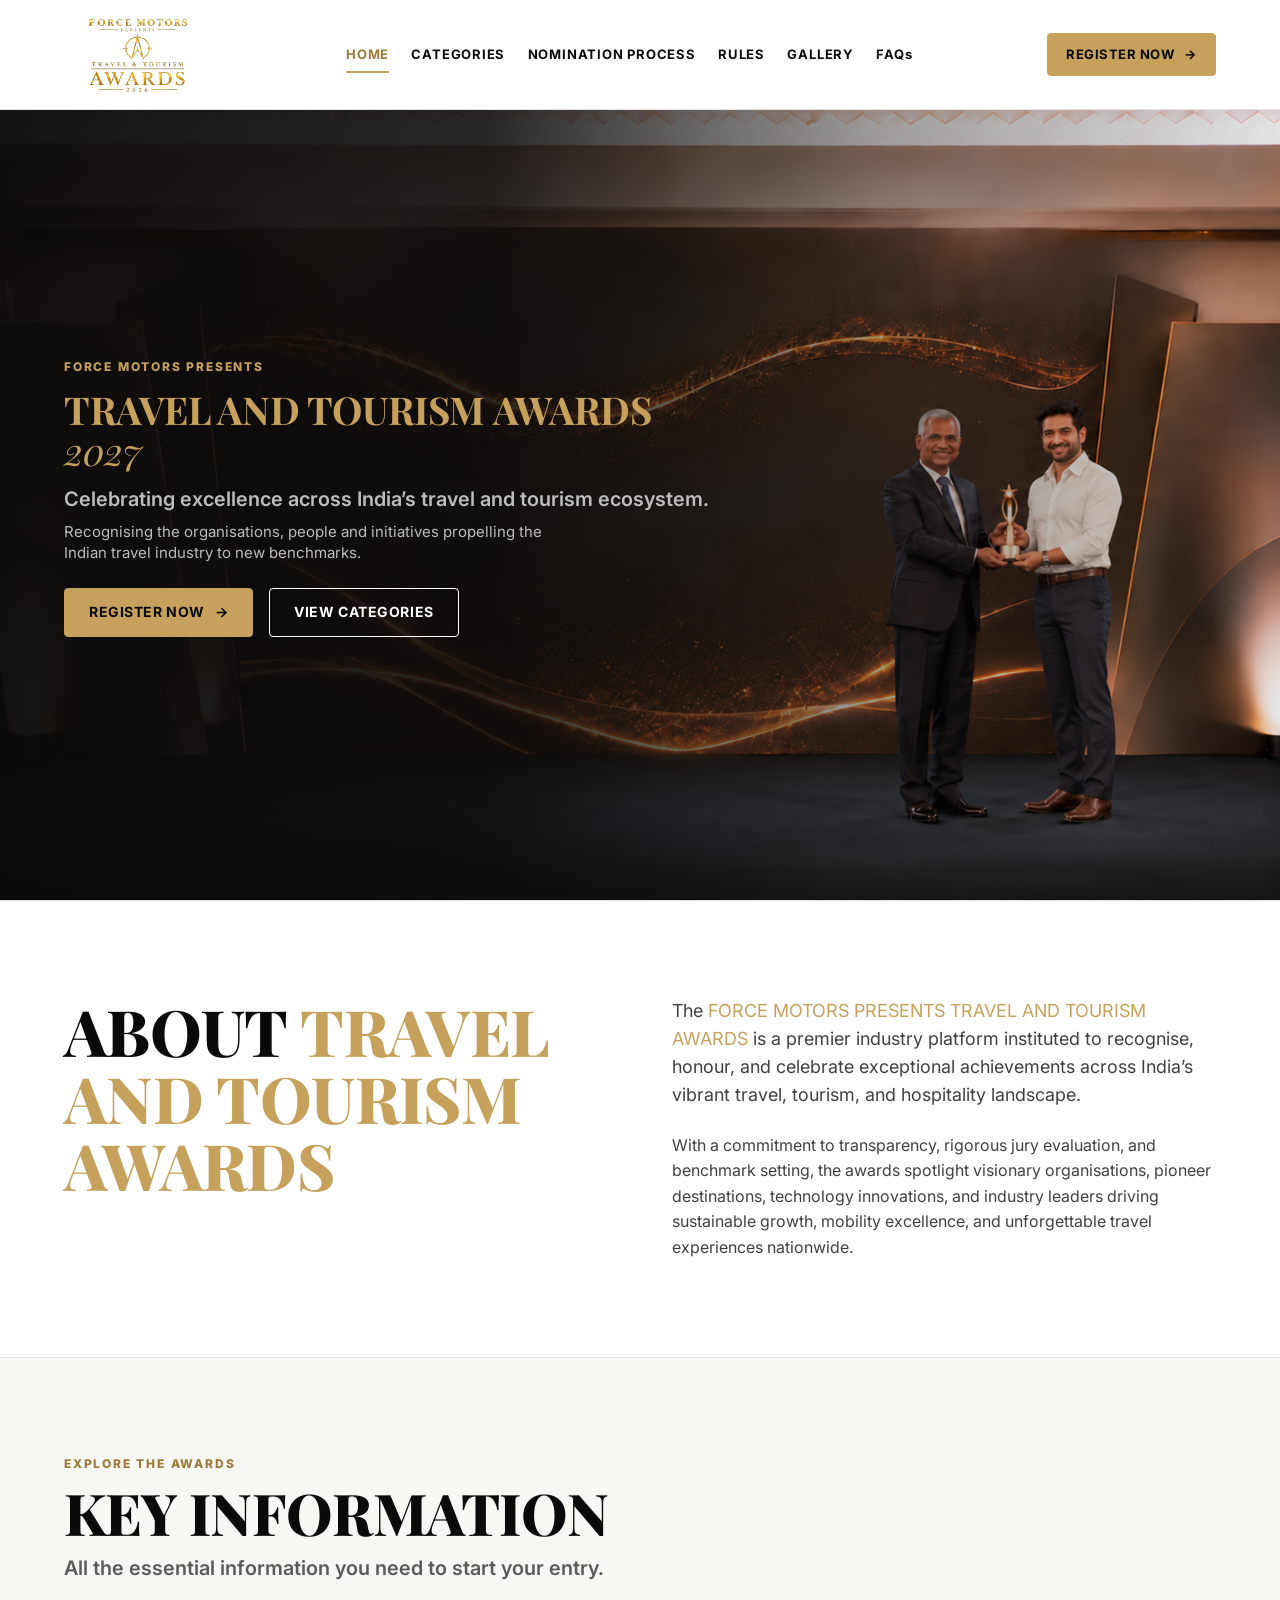
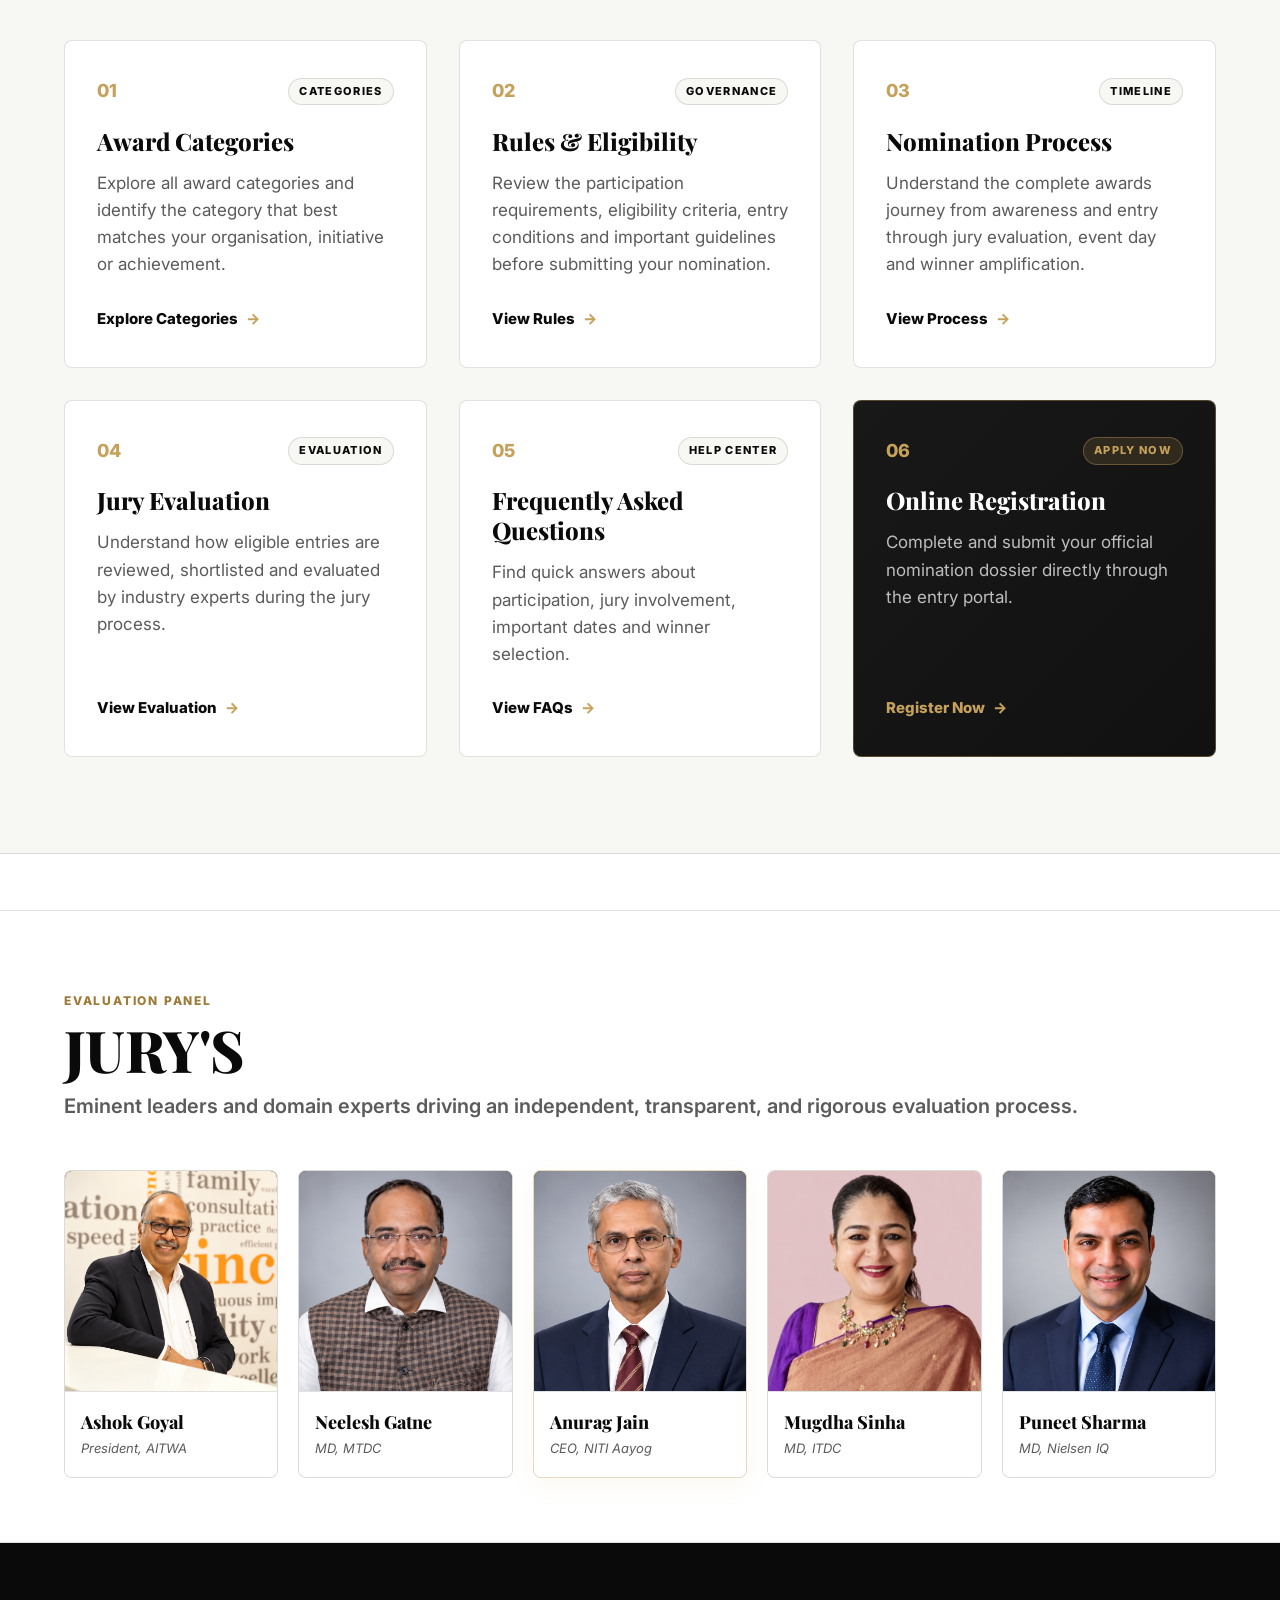
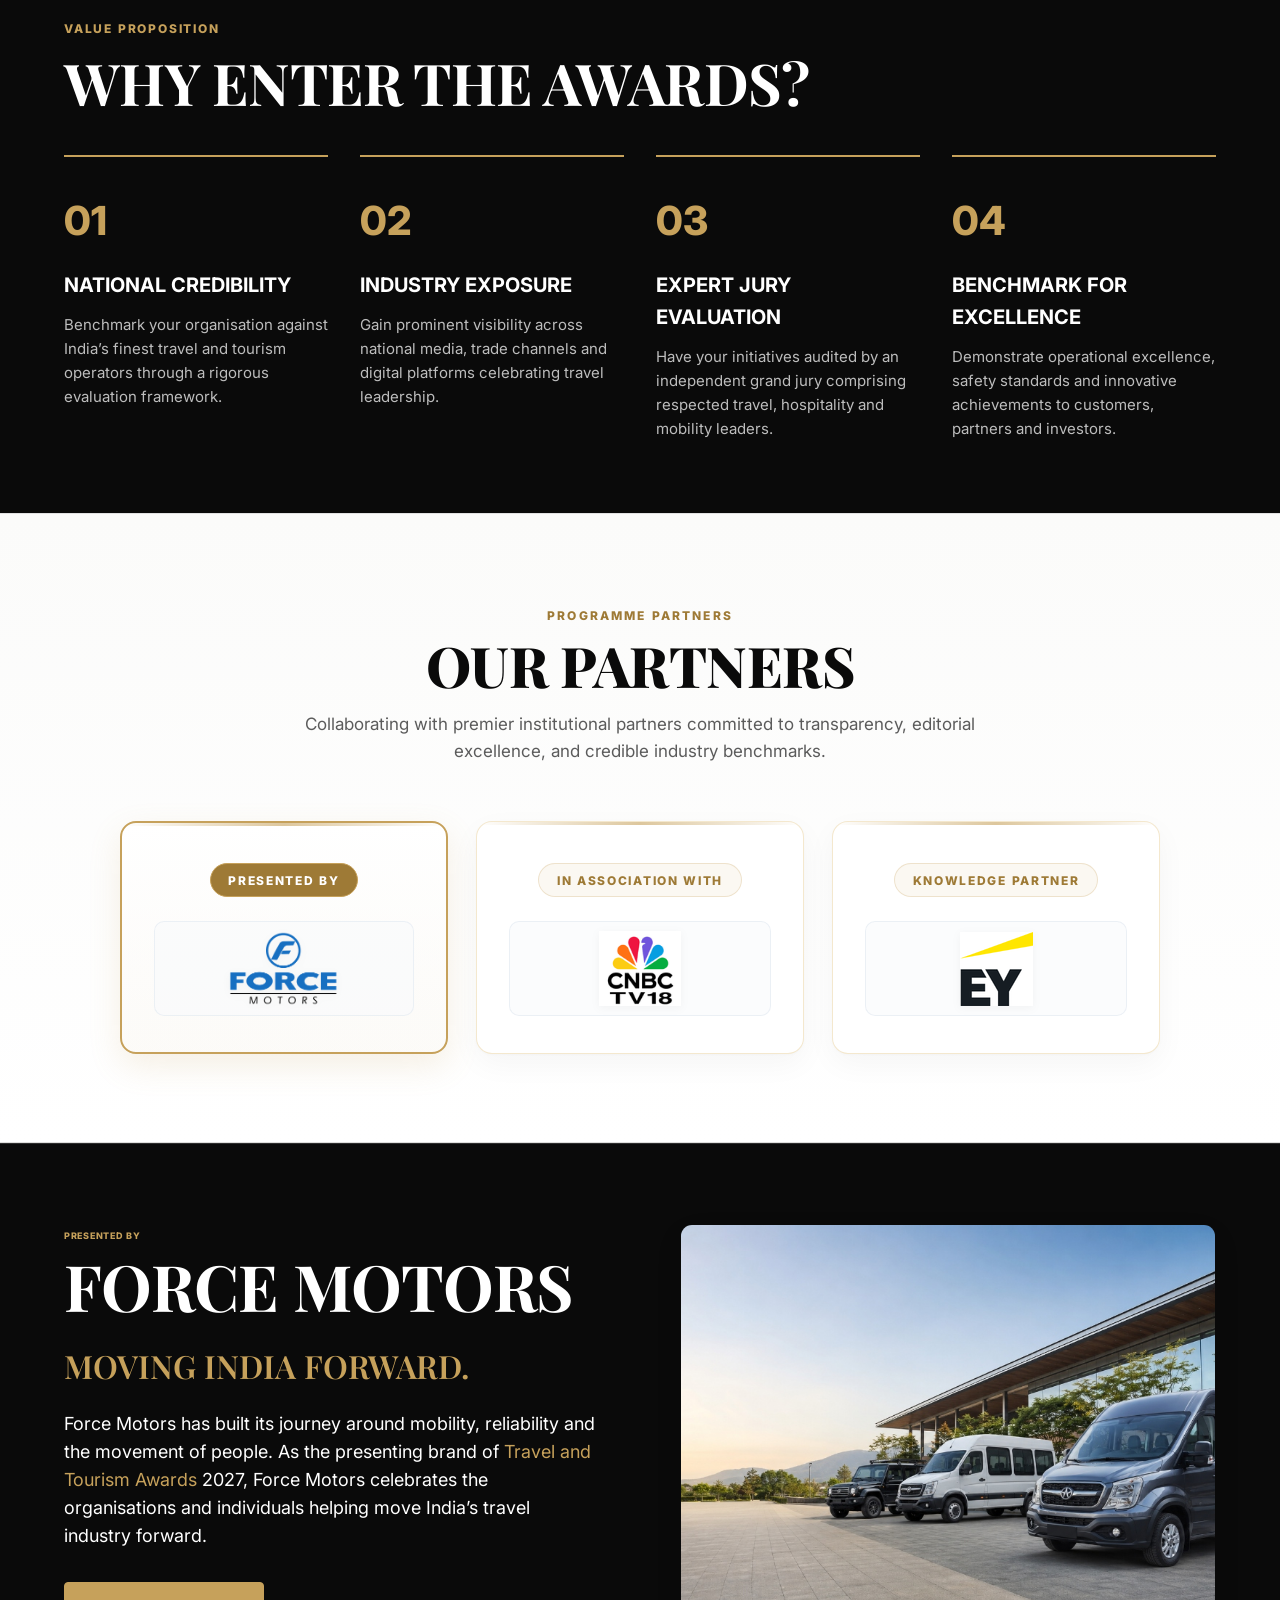
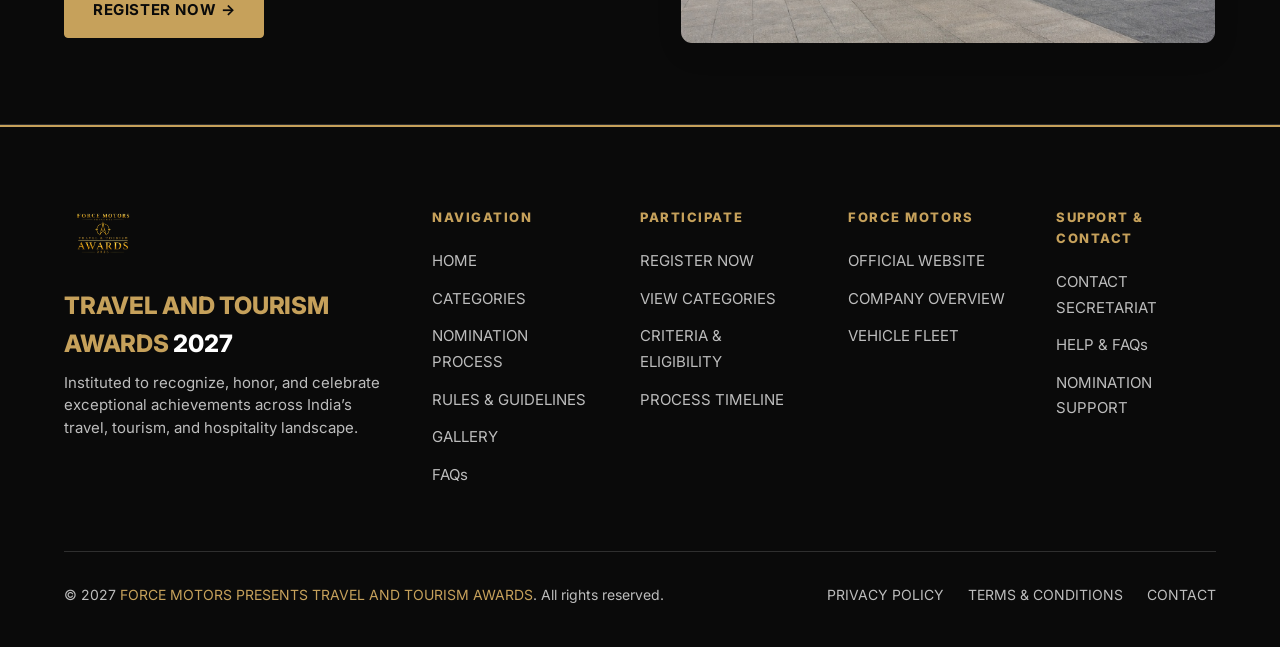
<file: index.html>
<!DOCTYPE html>
<html lang="en">

<head>
  <meta charset="UTF-8">
  <meta name="viewport" content="width=device-width, initial-scale=1.0">
  <title>Travel and Tourism Awards 2027 | Presented by Force Motors</title>
  <meta name="description"
    content="Travel and Tourism Awards 2027 celebrates excellence across India’s travel and tourism ecosystem. Presented by Force Motors - Moving Travel Forward.">

  <link rel="preconnect" href="https://fonts.googleapis.com">
  <link rel="preconnect" href="https://fonts.gstatic.com" crossorigin>
  <link
    href="https://fonts.googleapis.com/css2?family=Inter:wght@300;400;500;600;700&family=Playfair+Display:ital,wght@0,400;0,500;0,600;0,700;1,400;1,500&display=swap"
    rel="stylesheet">

  <link rel="stylesheet" href="css/variables.css">
  <link rel="stylesheet" href="css/base.css">
  <link rel="stylesheet" href="css/components.css">
  <link rel="stylesheet" href="css/pages.css">
  <link rel="stylesheet" href="css/responsive.css">
</head>

<body>

  <!-- GLOBAL HEADER -->
  <header class="site-header">
    <div class="container header-container">
      <div class="header-brand-group">
        <a href="index.html" class="site-logo-link" aria-label="Travel and Tourism Awards Homepage">
          <img src="assets/awards_logo.png" alt="Travel & Tourism Awards 2027 - Presented by Force Motors India"
            class="nav-brand-logo">
        </a>
      </div>

      <nav class="main-nav" aria-label="Primary Navigation">
        <a href="index.html" class="nav-link active">HOME</a>
        <a href="categories.html" class="nav-link">CATEGORIES</a>
        <a href="nomination-process.html" class="nav-link">NOMINATION PROCESS</a>
        <a href="rules.html" class="nav-link">RULES</a>
        <a href="gallery.html" class="nav-link">GALLERY</a>
        <a href="faq.html" class="nav-link">FAQs</a>
      </nav>

      <div class="header-actions">
        <a href="https://forms.gle/sW1JJXMcxDuPuCFt5" target="_blank" rel="noopener" class="btn btn-primary">
          REGISTER NOW <span class="btn-arrow">→</span>
        </a>
        <button class="mobile-nav-toggle" aria-label="Toggle navigation menu" aria-expanded="false">
          <span></span>
          <span></span>
          <span></span>
        </button>
      </div>
    </div>
  </header>

  <!-- MOBILE NAVIGATION DRAWER -->
  <div class="mobile-nav-drawer" aria-hidden="true">
    <div class="mobile-nav-links">
      <a href="index.html" class="mobile-nav-link active">HOME</a>
      <a href="categories.html" class="mobile-nav-link">CATEGORIES</a>
      <a href="nomination-process.html" class="mobile-nav-link">NOMINATION PROCESS</a>
      <a href="rules.html" class="mobile-nav-link">RULES</a>
      <a href="gallery.html" class="mobile-nav-link">GALLERY</a>
      <a href="faq.html" class="mobile-nav-link">FAQs</a>
    </div>
  </div>

  <!-- STICKY BOTTOM MOBILE CTA -->
  <div class="mobile-sticky-cta">
    <a href="https://forms.gle/sW1JJXMcxDuPuCFt5" target="_blank" rel="noopener" class="btn btn-primary"
      style="width: 100%;">
      REGISTER NOW →
    </a>
  </div>

  <main>

    <!-- SECTION 01 — HERO (BACKGROUND IMAGE WITH LEFT GRADIENT OVERLAY) -->
    <section class="hero-section hero-bg-stage">
      <div class="hero-gradient-overlay"></div>
      <div class="container" style="position: relative; z-index: 2;">
        <div class="hero-content" style="max-width: 650px;">
          <span class="hero-label">FORCE MOTORS PRESENTS</span>
          <h1 class="hero-title">
            <span class="text-gold">TRAVEL AND TOURISM AWARDS</span><br>
            <span class="h1-serif">2027</span>
          </h1>
          <p class="hero-subtitle">Celebrating excellence across India’s travel and tourism ecosystem.</p>
          <p class="hero-secondary-text">Recognising the organisations, people and initiatives propelling the Indian
            travel industry to new benchmarks.</p>
          <div class="hero-cta-group">
            <a href="https://forms.gle/sW1JJXMcxDuPuCFt5" target="_blank" rel="noopener" class="btn btn-primary">
              REGISTER NOW <span class="btn-arrow">→</span>
            </a>
            <a href="categories.html" class="btn btn-outline-dark"
              style="border-color: var(--white); color: var(--white);">
              VIEW CATEGORIES
            </a>
          </div>
        </div>
      </div>
    </section>



    <!-- SECTION 02 — ABOUT <span class="text-gold">TRAVEL AND TOURISM AWARDS</span> -->
    <section class="award-intro-section">
      <div class="container">
        <div class="intro-editorial-grid">
          <div>
            <h2 class="editorial-headline" style="text-transform: uppercase;">
              ABOUT <span class="text-gold">TRAVEL AND TOURISM AWARDS</span>
            </h2>
          </div>
          <div class="editorial-body">
            <p class="body-large">
              The <span class="text-gold">FORCE MOTORS PRESENTS TRAVEL AND TOURISM AWARDS</span> is a premier
              industry platform instituted to recognise, honour, and celebrate exceptional achievements across India’s
              vibrant travel, tourism, and hospitality landscape.
            </p>
            <p class="body-main">
              With a commitment to transparency, rigorous jury evaluation, and benchmark setting, the awards spotlight
              visionary organisations, pioneer destinations, technology innovations, and industry leaders driving
              sustainable growth, mobility excellence, and unforgettable travel experiences nationwide.
            </p>
          </div>
        </div>
      </div>
    </section>
    <!-- SECTION 02.5 — KEY INFORMATION -->
    <section class="key-information-section" aria-labelledby="key-information-title">
      <div class="container">

        <div class="key-info-header">
          <span class="micro-label"
            style="color: var(--gold-dark); font-weight: 800; letter-spacing: 0.15em; display: block; margin-bottom: 0.5rem;">EXPLORE
            THE AWARDS</span>
          <h2 id="key-information-title" class="key-info-title">KEY INFORMATION</h2>
          <p class="key-info-subtitle">All the essential information you need to start your entry.</p>
        </div>

        <div class="key-info-grid">

          <!-- CARD 01 -->
          <a href="categories.html" class="key-info-card">
            <div class="key-info-card-header">
              <span class="key-info-num">01</span>
              <span class="key-info-tag">CATEGORIES</span>
            </div>
            <h3 class="key-info-card-title">Award Categories</h3>
            <p class="key-info-card-desc">Explore all award categories and identify the category that best matches your
              organisation, initiative or achievement.</p>
            <div class="key-info-cta">Explore Categories <span class="cta-arrow">→</span></div>
          </a>

          <!-- CARD 02 -->
          <a href="rules.html" class="key-info-card">
            <div class="key-info-card-header">
              <span class="key-info-num">02</span>
              <span class="key-info-tag">GOVERNANCE</span>
            </div>
            <h3 class="key-info-card-title">Rules & Eligibility</h3>
            <p class="key-info-card-desc">Review the participation requirements, eligibility criteria, entry conditions
              and important guidelines before submitting your nomination.</p>
            <div class="key-info-cta">View Rules <span class="cta-arrow">→</span></div>
          </a>

          <!-- CARD 03 -->
          <a href="nomination-process.html" class="key-info-card">
            <div class="key-info-card-header">
              <span class="key-info-num">03</span>
              <span class="key-info-tag">TIMELINE</span>
            </div>
            <h3 class="key-info-card-title">Nomination Process</h3>
            <p class="key-info-card-desc">Understand the complete awards journey from awareness and entry through jury
              evaluation, event day and winner amplification.</p>
            <div class="key-info-cta">View Process <span class="cta-arrow">→</span></div>
          </a>

          <!-- CARD 04 -->
          <a href="rules.html#jury" class="key-info-card">
            <div class="key-info-card-header">
              <span class="key-info-num">04</span>
              <span class="key-info-tag">EVALUATION</span>
            </div>
            <h3 class="key-info-card-title">Jury Evaluation</h3>
            <p class="key-info-card-desc">Understand how eligible entries are reviewed, shortlisted and evaluated by
              industry experts during the jury process.</p>
            <div class="key-info-cta">View Evaluation <span class="cta-arrow">→</span></div>
          </a>

          <!-- CARD 05 -->
          <a href="faq.html" class="key-info-card">
            <div class="key-info-card-header">
              <span class="key-info-num">05</span>
              <span class="key-info-tag">HELP CENTER</span>
            </div>
            <h3 class="key-info-card-title">Frequently Asked Questions</h3>
            <p class="key-info-card-desc">Find quick answers about participation, jury involvement, important dates and
              winner selection.</p>
            <div class="key-info-cta">View FAQs <span class="cta-arrow">→</span></div>
          </a>

          <!-- CARD 06 -->
          <a href="https://forms.gle/sW1JJXMcxDuPuCFt5" target="_blank" rel="noopener"
            class="key-info-card key-info-card-action">
            <div class="key-info-card-header">
              <span class="key-info-num">06</span>
              <span class="key-info-tag key-info-tag-gold">APPLY NOW</span>
            </div>
            <h3 class="key-info-card-title">Online Registration</h3>
            <p class="key-info-card-desc">Complete and submit your official nomination dossier directly through the
              entry portal.</p>
            <div class="key-info-cta">Register Now <span class="cta-arrow">→</span></div>
          </a>

        </div>

      </div>
    </section>

    <!-- SECTION 02.75 — JURY'S SECTION -->
    <section class="home-jury-section" aria-labelledby="home-jury-title">
      <div class="container">

        <div class="section-header" style="margin-bottom: 3rem;">
          <span class="micro-label"
            style="color: var(--gold-dark); font-weight: 800; letter-spacing: 0.15em; display: block; margin-bottom: 0.5rem;">EVALUATION
            PANEL</span>
          <h2 id="home-jury-title"
            style="font-size: clamp(2.25rem, 4.5vw, 3.75rem); font-weight: 800; color: var(--black); line-height: 1.1; text-transform: uppercase;">
            JURY'S
          </h2>
          <p
            style="font-size: 1.25rem; font-weight: 600; color: var(--text-secondary); margin-top: 0.5rem; max-width: 100%;">
            Eminent leaders and domain experts driving an independent, transparent, and rigorous evaluation process.
          </p>
        </div>

        <div class="jury-slider-controls">
          <button class="jury-slider-btn prev-btn" aria-label="Previous Jury Member">←</button>
          <button class="jury-slider-btn next-btn" aria-label="Next Jury Member">→</button>
        </div>

        <div class="home-jury-grid">

          <!-- JURY CARD 1 -->
          <div class="home-jury-card">
            <div class="home-jury-image">
              <img src="assets/Ashok Goyal.png" alt="Ashok Goyal - President, AITWA" loading="lazy"
                style="object-position: top center;">
            </div>
            <div class="home-jury-info">
              <h3 class="home-jury-name">Ashok Goyal</h3>
              <p class="home-jury-role" style="font-style: italic;">President, AITWA</p>
            </div>
          </div>

          <!-- JURY CARD 2 -->
          <div class="home-jury-card">
            <div class="home-jury-image">
              <img src="assets/Neelesh Gatne.png" alt="Neelesh Gatne - MD, MTDC" loading="lazy"
                style="object-position: top center;">
            </div>
            <div class="home-jury-info">
              <h3 class="home-jury-name">Neelesh Gatne</h3>
              <p class="home-jury-role" style="font-style: italic;">MD, MTDC</p>
            </div>
          </div>

          <!-- JURY CARD 3 (CENTER) -->
          <div class="home-jury-card home-jury-card-featured">
            <div class="home-jury-image">
              <img src="assets/Anurag Jain.png" alt="Anurag Jain - CEO, NITI Aayog" loading="lazy"
                style="object-position: top center;">
            </div>
            <div class="home-jury-info">
              <h3 class="home-jury-name">Anurag Jain</h3>
              <p class="home-jury-role" style="font-style: italic;">CEO, NITI Aayog</p>
            </div>
          </div>

          <!-- JURY CARD 4 -->
          <div class="home-jury-card">
            <div class="home-jury-image">
              <img src="assets/Mugdha Sinha.png" alt="Mugdha Sinha - MD, ITDC" loading="lazy">
            </div>
            <div class="home-jury-info">
              <h3 class="home-jury-name">Mugdha Sinha</h3>
              <p class="home-jury-role" style="font-style: italic;">MD, ITDC</p>
            </div>
          </div>

          <!-- JURY CARD 5 -->
          <div class="home-jury-card">
            <div class="home-jury-image">
              <img src="assets/Puneet Sharma.png" alt="Puneet Sharma - MD, Nielsen IQ" loading="lazy"
                style="object-position: top center;">
            </div>
            <div class="home-jury-info">
              <h3 class="home-jury-name">Puneet Sharma</h3>
              <p class="home-jury-role" style="font-style: italic;">MD, Nielsen IQ</p>
            </div>
          </div>

        </div>

      </div>
    </section>



    <!-- SECTION 05 — WHY ENTER? -->
    <section class="why-enter-section">
      <div class="container">
        <span class="micro-label" style="color: var(--gold); font-weight: 800; letter-spacing: 0.15em;">VALUE
          PROPOSITION</span>
        <h2 style="font-size: clamp(2.25rem, 4.5vw, 3.75rem); margin-top: 0.5rem;">WHY ENTER THE AWARDS?</h2>

        <div class="why-enter-grid">
          <div class="why-card">
            <div class="why-num">01</div>
            <div class="why-title">NATIONAL CREDIBILITY</div>
            <p class="why-desc">Benchmark your organisation against India’s finest travel and tourism operators through
              a rigorous evaluation framework.</p>
          </div>
          <div class="why-card">
            <div class="why-num">02</div>
            <div class="why-title">INDUSTRY EXPOSURE</div>
            <p class="why-desc">Gain prominent visibility across national media, trade channels and digital platforms
              celebrating travel leadership.</p>
          </div>
          <div class="why-card">
            <div class="why-num">03</div>
            <div class="why-title">EXPERT JURY EVALUATION</div>
            <p class="why-desc">Have your initiatives audited by an independent grand jury comprising respected travel,
              hospitality and mobility leaders.</p>
          </div>
          <div class="why-card">
            <div class="why-num">04</div>
            <div class="why-title">BENCHMARK FOR EXCELLENCE</div>
            <p class="why-desc">Demonstrate operational excellence, safety standards and innovative achievements to
              customers, partners and investors.</p>
          </div>
        </div>
      </div>
    </section>

    <!-- SECTION 05 — PARTNERS BLOCK -->
    <!-- SECTION 05 — PROGRAMME PARTNERS -->
    <section class="partners-section"
      style="padding-block: 5.5rem; background: linear-gradient(180deg, #fbfbfa 0%, #ffffff 100%); border-top: 1px solid var(--border-light); border-bottom: 1px solid var(--border-light);">
      <div class="container">
        <div class="section-header" style="text-align: center; margin-bottom: 3.5rem;">
          <span class="micro-label"
            style="color: var(--gold-dark); font-weight: 800; letter-spacing: 0.18em; display: inline-block; margin-bottom: 0.5rem;">PROGRAMME
            PARTNERS</span>
          <h2
            style="font-size: clamp(2.25rem, 4.5vw, 3.5rem); font-weight: 800; color: var(--black); line-height: 1.15; text-transform: uppercase;">
            OUR PARTNERS
          </h2>
          <p class="partners-subtext"
            style="max-width: 680px; margin: 0.85rem auto 0; color: var(--text-secondary); font-size: 1.0625rem; line-height: 1.6;">
            Collaborating with premier institutional partners committed to transparency, editorial excellence, and
            credible industry benchmarks.
          </p>
        </div>

        <div class="partners-grid">

          <!-- PRESENTED BY -->
          <div class="partner-card featured-partner">
            <span class="partner-role-badge">PRESENTED BY</span>
            <div class="partner-logo-box">
              <img src="assets/force-motors-logo.png" alt="Force Motors - Presented By" class="partner-logo-img">
            </div>
          </div>

          <!-- IN ASSOCIATION WITH -->
          <div class="partner-card">
            <span class="partner-role-badge">IN ASSOCIATION WITH</span>
            <div class="partner-logo-box">
              <img src="assets/In association with.png" alt="CNBC TV18 - In Association With" class="partner-logo-img">
            </div>
          </div>

          <!-- KNOWLEDGE PARTNER -->
          <div class="partner-card">
            <span class="partner-role-badge">KNOWLEDGE PARTNER</span>
            <div class="partner-logo-box">
              <img src="assets/knowledge partner.png" alt="EY - Knowledge Partner" class="partner-logo-img">
            </div>
          </div>

        </div>
      </div>
    </section>

    <!-- SECTION 06 — FORCE MOTORS MOBILITY SHOWCASE -->
    <section class="force-feature-section">
      <div class="container">
        <div class="force-feature-grid">
          <div>
            <span class="presented-tag" style="margin-bottom: 0.5rem; display: block; color: var(--gold);">PRESENTED
              BY</span>
            <h2 style="font-size: clamp(2.5rem, 5vw, 4rem); margin-bottom: 1.5rem;">FORCE MOTORS</h2>
            <h3 style="color: var(--gold); margin-bottom: 1.5rem;">MOVING INDIA FORWARD.</h3>
            <p class="body-large" style="margin-bottom: 2rem; color: var(--white);">
              Force Motors has built its journey around mobility, reliability and the movement of people. As the
              presenting brand of <span class="text-gold">Travel and Tourism Awards</span> 2027, Force Motors celebrates
              the organisations and individuals helping
              move India’s travel industry forward.
            </p>
            <a href="https://forms.gle/sW1JJXMcxDuPuCFt5" target="_blank" rel="noopener"
              class="btn btn-primary">REGISTER NOW →</a>
          </div>

          <div
            style="height: 420px; border-radius: 12px; overflow: hidden; border: 1px solid var(--force-border); box-shadow: 0 10px 30px rgba(0,0,0,0.06);">
            <img src="assets/force_fleet_facility.jpg" alt="Force Motors Commercial Vehicle Fleet"
              style="width: 100%; height: 100%; object-fit: cover; display: block;">
          </div>
        </div>
      </div>
    </section>
  </main>

  <!-- GLOBAL FOOTER -->
  <footer class="site-footer">
    <div class="container">
      <div class="footer-grid">
        <div class="footer-brand-col">
          <a href="index.html" class="site-logo-link" style="display: inline-block; margin-bottom: 1.25rem;"
            aria-label="Awards Homepage">
            <img src="assets/awards_logo.png" alt="FORCE MOTORS PRESENTS TRAVEL AND TOURISM AWARDS 2027"
              style="height: 52px; width: auto; filter: brightness(1.05);">
          </a>
          <div class="footer-logo-title"><span class="text-gold">TRAVEL AND TOURISM AWARDS</span> 2027</div>
          <p class="footer-tagline">Instituted to recognize, honor, and celebrate exceptional achievements across
            India’s travel, tourism, and hospitality landscape.</p>
        </div>

        <div>
          <div class="footer-col-heading">NAVIGATION</div>
          <ul class="footer-links">
            <li><a href="index.html">HOME</a></li>
            <li><a href="categories.html">CATEGORIES</a></li>
            <li><a href="nomination-process.html">NOMINATION PROCESS</a></li>
            <li><a href="rules.html">RULES & GUIDELINES</a></li>
            <li><a href="gallery.html">GALLERY</a></li>
            <li><a href="faq.html">FAQs</a></li>
          </ul>
        </div>

        <div>
          <div class="footer-col-heading">PARTICIPATE</div>
          <ul class="footer-links">
            <li><a href="https://forms.gle/sW1JJXMcxDuPuCFt5" target="_blank" rel="noopener">REGISTER NOW</a></li>
            <li><a href="categories.html">VIEW CATEGORIES</a></li>
            <li><a href="rules.html#definitions">CRITERIA & ELIGIBILITY</a></li>
            <li><a href="nomination-process.html">PROCESS TIMELINE</a></li>
          </ul>
        </div>

        <div>
          <div class="footer-col-heading">FORCE MOTORS</div>
          <ul class="footer-links">
            <li><a href="https://www.forcemotors.com" target="_blank" rel="noopener">OFFICIAL WEBSITE</a></li>
            <li><a href="https://www.forcemotors.com/about-us" target="_blank" rel="noopener">COMPANY OVERVIEW</a></li>
            <li><a href="https://www.forcemotors.com/vehicles" target="_blank" rel="noopener">VEHICLE FLEET</a></li>
          </ul>
        </div>

        <div>
          <div class="footer-col-heading">SUPPORT & CONTACT</div>
          <ul class="footer-links">
            <li><a href="contact.html">CONTACT SECRETARIAT</a></li>
            <li><a href="faq.html">HELP & FAQs</a></li>
            <li><a href="https://forms.gle/sW1JJXMcxDuPuCFt5" target="_blank" rel="noopener">NOMINATION SUPPORT</a></li>
          </ul>
        </div>
      </div>

      <div class="footer-bottom">
        <div>© 2027 <span class="text-gold">FORCE MOTORS PRESENTS TRAVEL AND TOURISM AWARDS</span>. All rights reserved.
        </div>
        <div class="footer-bottom-links">
          <a href="rules.html">PRIVACY POLICY</a>
          <a href="rules.html">TERMS & CONDITIONS</a>
          <a href="contact.html">CONTACT</a>
        </div>
      </div>
    </div>
  </footer>

  <script src="js/config.js"></script>
  <script src="js/content.js"></script>
  <script src="js/main.js"></script>
</body>

</html>
</file>
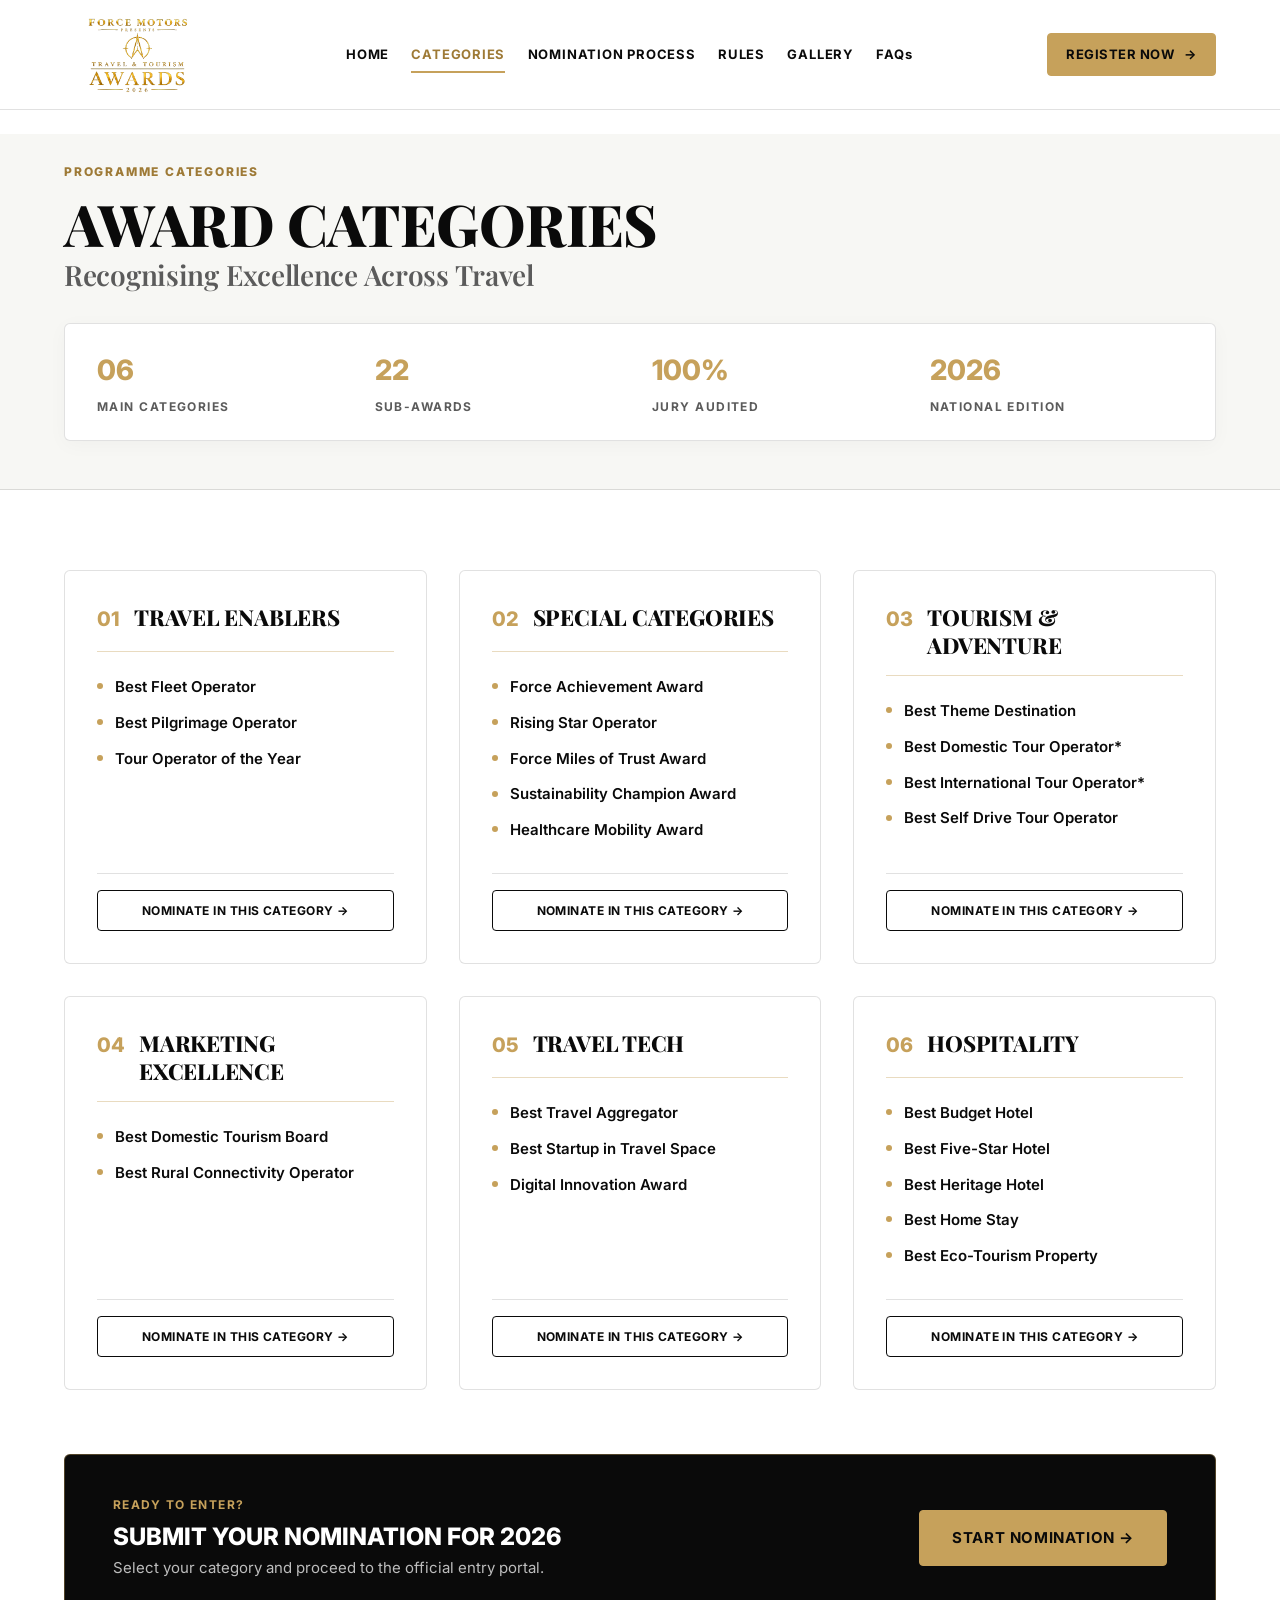
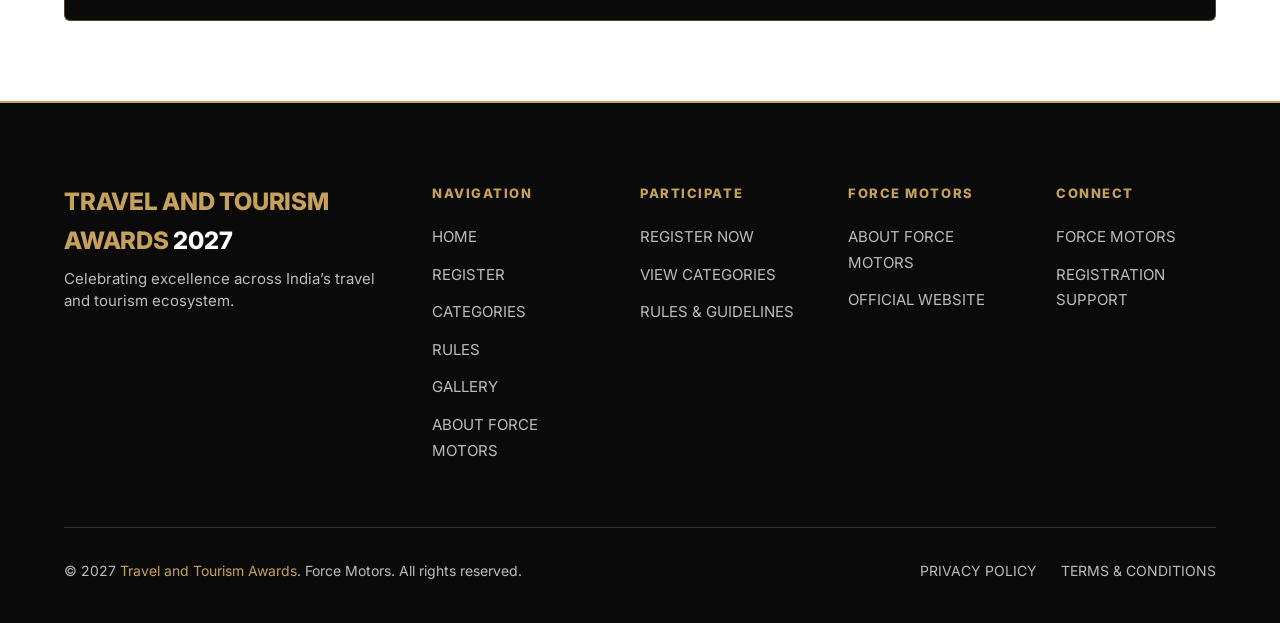
<file: categories.html>
<!DOCTYPE html>
<html lang="en">

<head>
  <meta charset="UTF-8">
  <meta name="viewport" content="width=device-width, initial-scale=1.0">
  <title>Award Categories | Travel and Tourism Awards 2026</title>
  <meta name="description" content="Explore approved award categories and eligibility criteria for Travel and Tourism Awards 2026 presented by Force Motors.">

  <link rel="preconnect" href="https://fonts.googleapis.com">
  <link rel="preconnect" href="https://fonts.gstatic.com" crossorigin>
  <link
    href="https://fonts.googleapis.com/css2?family=Inter:wght@300;400;500;600;700&family=Playfair+Display:ital,wght@0,400;0,500;0,600;0,700;1,400;1,500&display=swap"
    rel="stylesheet">

  <link rel="stylesheet" href="css/variables.css">
  <link rel="stylesheet" href="css/base.css">
  <link rel="stylesheet" href="css/components.css">
  <link rel="stylesheet" href="css/pages.css">
  <link rel="stylesheet" href="css/responsive.css">
</head>

<body>

  <header class="site-header">
    <div class="container header-container">
      <div class="header-brand-group">
        <a href="index.html" class="site-logo-link" aria-label="Travel and Tourism Awards Homepage">
          <img src="assets/awards_logo.png" alt="Travel & Tourism Awards 2026 - Presented by Force Motors India" class="nav-brand-logo">
        </a>
      </div>
      <nav class="main-nav">
        <a href="index.html" class="nav-link">HOME</a>
        <a href="categories.html" class="nav-link active">CATEGORIES</a>
        <a href="nomination-process.html" class="nav-link">NOMINATION PROCESS</a>
        <a href="rules.html" class="nav-link">RULES</a>
        <a href="gallery.html" class="nav-link">GALLERY</a>
        <a href="faq.html" class="nav-link">FAQs</a>
      </nav>
      <div class="header-actions">
        <a href="https://forms.gle/sW1JJXMcxDuPuCFt5" target="_blank" rel="noopener" class="btn btn-primary">REGISTER
          NOW <span class="btn-arrow">→</span></a>
        <button class="mobile-nav-toggle" aria-label="Toggle menu"><span></span><span></span><span></span></button>
      </div>
    </div>
  </header>

  <!-- MOBILE NAVIGATION DRAWER -->
  <div class="mobile-nav-drawer" aria-hidden="true">
    <div class="mobile-nav-links">
      <a href="index.html" class="mobile-nav-link">HOME</a>
      <a href="categories.html" class="mobile-nav-link active">CATEGORIES</a>
      <a href="nomination-process.html" class="mobile-nav-link">NOMINATION PROCESS</a>
      <a href="rules.html" class="mobile-nav-link">RULES</a>
      <a href="gallery.html" class="mobile-nav-link">GALLERY</a>
      <a href="faq.html" class="mobile-nav-link">FAQs</a>
    </div>
  </div>

  <main style="padding-top: calc(var(--header-height-desktop) + 1.5rem);">

    <!-- HERO SECTION -->
    <section class="award-intro-section"
      style="border-top: none; padding-top: 1.5rem; padding-bottom: 3rem; background-color: var(--off-white);">
      <div class="container">
        <span class="micro-label" style="color: var(--gold-dark); font-weight: 800; letter-spacing: 0.15em;">PROGRAMME
          CATEGORIES</span>
        <h1
          style="font-size: clamp(2.25rem, 4.5vw, 3.75rem); margin-block: 0.5rem 0.25rem; color: var(--black); font-weight: 800; text-transform: uppercase;">
          AWARD CATEGORIES</h1>
        <h2
          style="font-size: clamp(1.25rem, 2.2vw, 1.75rem); font-weight: 600; color: var(--text-secondary); margin-bottom: 2rem;">
          Recognising Excellence Across Travel</h2>

        <!-- STATS OVERVIEW BAR -->
        <div
          style="display: grid; grid-template-columns: repeat(4, 1fr); gap: 1.5rem; background-color: var(--white); padding: 1.5rem 2rem; border-radius: 6px; border: 1px solid var(--border-light); box-shadow: 0 4px 20px rgba(0,0,0,0.03);">
          <div>
            <span style="font-size: 1.75rem; font-weight: 800; color: var(--gold);">06</span>
            <span class="micro-label" style="display: block; margin-top: 0.25rem; color: var(--text-secondary);">MAIN
              CATEGORIES</span>
          </div>
          <div>
            <span style="font-size: 1.75rem; font-weight: 800; color: var(--gold);">22</span>
            <span class="micro-label"
              style="display: block; margin-top: 0.25rem; color: var(--text-secondary);">SUB-AWARDS</span>
          </div>
          <div>
            <span style="font-size: 1.75rem; font-weight: 800; color: var(--gold);">100%</span>
            <span class="micro-label" style="display: block; margin-top: 0.25rem; color: var(--text-secondary);">JURY
              AUDITED</span>
          </div>
          <div>
            <span style="font-size: 1.75rem; font-weight: 800; color: var(--gold);">2026</span>
            <span class="micro-label"
              style="display: block; margin-top: 0.25rem; color: var(--text-secondary);">NATIONAL EDITION</span>
          </div>
        </div>
      </div>
    </section>

    <!-- 3 COLUMNS × 2 ROWS CATEGORIES GRID LAYOUT -->
    <section style="padding-block: 5rem; background-color: var(--white);">
      <div class="container">

        <div id="categories-grid-container" class="categories-grid-3x2">
          <!-- Rendered by JavaScript dynamically -->
        </div>

        <!-- NOMINATION PROMPT BAR -->
        <div class="category-nomination-prompt-bar">
          <div>
            <span class="micro-label" style="color: var(--gold); display: block; margin-bottom: 0.5rem;">READY TO ENTER?</span>
            <h3 style="font-size: 1.5rem; font-weight: 800; color: var(--white); font-family: var(--font-primary);">
              SUBMIT YOUR NOMINATION FOR 2026</h3>
            <p style="font-size: 0.9375rem; color: var(--text-muted-dark); margin-top: 0.25rem;">Select your category
              and proceed to the official entry portal.</p>
          </div>
          <a href="https://forms.gle/sW1JJXMcxDuPuCFt5" target="_blank" rel="noopener" class="btn btn-primary prompt-cta-btn">START NOMINATION →</a>
        </div>

      </div>
    </section>
  </main>

  <!-- GLOBAL FOOTER -->
  <footer class="site-footer">

    <div class="container">
      <div class="footer-grid">
        <div class="footer-brand-col">
          <div class="footer-logo-title"><span class="text-gold">TRAVEL AND TOURISM AWARDS</span> 2027</div>
          <p class="footer-tagline">Celebrating excellence across India’s travel and tourism ecosystem.</p>
        </div>

        <div>
          <div class="footer-col-heading">NAVIGATION</div>
          <ul class="footer-links">
            <li><a href="index.html">HOME</a></li>
            <li><a href="https://forms.gle/sW1JJXMcxDuPuCFt5" target="_blank" rel="noopener">REGISTER</a></li>
            <li><a href="categories.html">CATEGORIES</a></li>
            <li><a href="rules.html">RULES</a></li>
            <li><a href="gallery.html">GALLERY</a></li>
            <li><a href="about.html">ABOUT FORCE MOTORS</a></li>
          </ul>
        </div>

        <div>
          <div class="footer-col-heading">PARTICIPATE</div>
          <ul class="footer-links">
            <li><a href="https://forms.gle/sW1JJXMcxDuPuCFt5" target="_blank" rel="noopener">REGISTER NOW</a></li>
            <li><a href="categories.html">VIEW CATEGORIES</a></li>
            <li><a href="rules.html">RULES & GUIDELINES</a></li>
          </ul>
        </div>

        <div>
          <div class="footer-col-heading">FORCE MOTORS</div>
          <ul class="footer-links">
            <li><a href="about.html">ABOUT FORCE MOTORS</a></li>
            <li><a href="https://www.forcemotors.com" target="_blank" rel="noopener">OFFICIAL WEBSITE</a></li>
          </ul>
        </div>

        <div>
          <div class="footer-col-heading">CONNECT</div>
          <ul class="footer-links">
            <li><a href="rules.html">FORCE MOTORS</a></li>
            <li><a href="https://forms.gle/sW1JJXMcxDuPuCFt5" target="_blank" rel="noopener">REGISTRATION SUPPORT</a>
            </li>
          </ul>
        </div>
      </div>

      <div class="footer-bottom">
        <div>© 2027 <span class="text-gold">Travel and Tourism Awards</span>. Force Motors. All rights reserved.
        </div>
        <div class="footer-bottom-links">
          <a href="rules.html">PRIVACY POLICY</a>
          <a href="rules.html">TERMS & CONDITIONS</a>
        </div>
      </div>
    </div>
  </footer>

  <script src="js/categories-data.js"></script>
  <script src="js/config.js"></script>
  <script src="js/main.js"></script>
  <script>
    document.addEventListener('DOMContentLoaded', () => {
      const container = document.getElementById('categories-grid-container');
      if (!container || typeof CATEGORIES_DATA === 'undefined') return;

      function renderCategories(filterId = 'all') {
        const filtered = filterId === 'all'
          ? CATEGORIES_DATA
          : CATEGORIES_DATA.filter(g => g.id === filterId);

        container.innerHTML = filtered.map(group => `
          <div class="category-card-block" id="cat-${group.id}">
            <div class="category-card-header">
              <span class="category-card-num">${group.groupNumber}</span>
              <h3 class="category-card-title">${group.groupName}</h3>
            </div>
            <div class="category-card-divider"></div>
            <ul class="category-awards-list">
              ${group.subcategories.map(award => `
                <li class="category-award-item">
                  <span class="award-bullet"></span>
                  <span class="award-name">${award}</span>
                </li>
              `).join('')}
            </ul>
            <div class="category-card-action">
              <a href="https://forms.gle/sW1JJXMcxDuPuCFt5" target="_blank" rel="noopener" class="btn btn-secondary" style="width: 100%; font-size: 0.75rem; padding: 0.625rem;">
                NOMINATE IN THIS CATEGORY →
              </a>
            </div>
          </div>
        `).join('');
      }

      renderCategories();

      // Filter Tab Click Handlers
      const filterTabs = document.querySelectorAll('.filter-tab');
      filterTabs.forEach(tab => {
        tab.addEventListener('click', () => {
          filterTabs.forEach(t => t.classList.remove('active'));
          tab.classList.add('active');
          renderCategories(tab.dataset.filter);
        });
      });
    });
  </script>
</body>

</html>
</body>

</html>
</file>
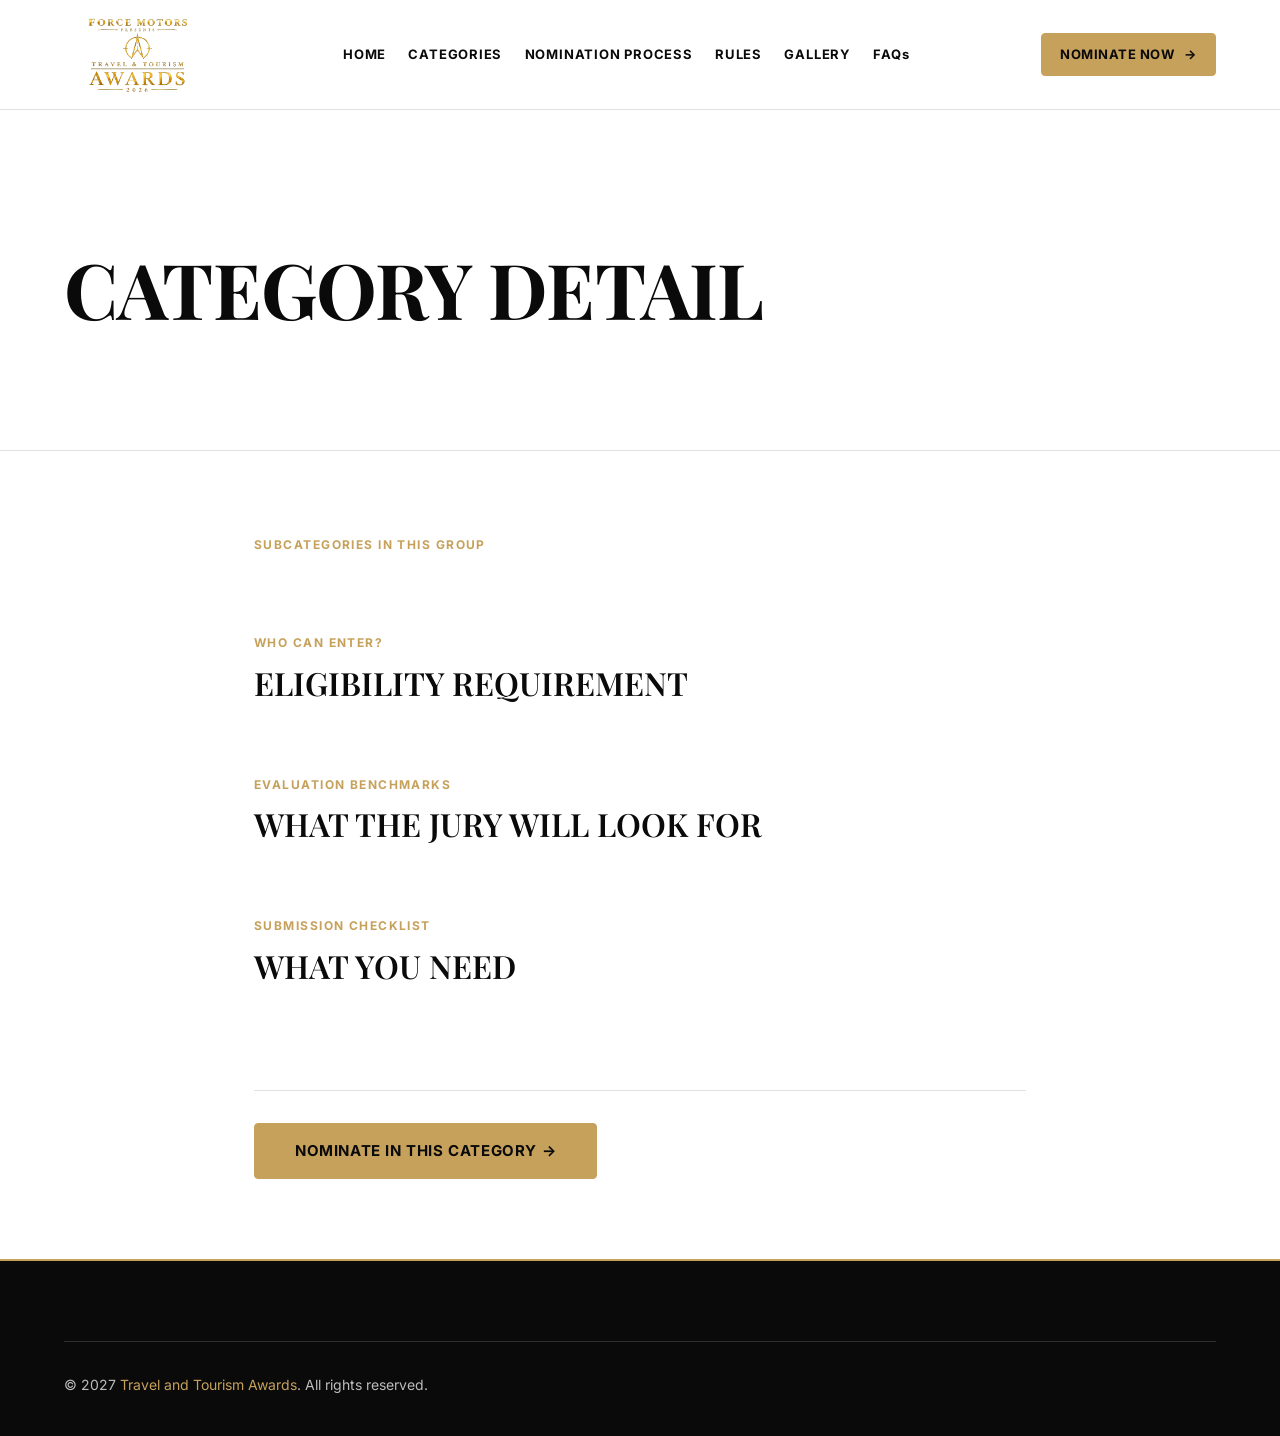
<file: category.html>
<!DOCTYPE html>
<html lang="en">
<head>
  <meta charset="UTF-8">
  <meta name="viewport" content="width=device-width, initial-scale=1.0">
  <title>Category Details | Travel and Tourism Awards 2026</title>
  <meta name="description" content="View requirements, eligibility, and evaluation criteria for Travel and Tourism Awards 2026.">
  
  <link rel="preconnect" href="https://fonts.googleapis.com">
  <link rel="preconnect" href="https://fonts.gstatic.com" crossorigin>
  <link href="https://fonts.googleapis.com/css2?family=Inter:wght@300;400;500;600;700&family=Playfair+Display:ital,wght@0,400;0,500;0,600;0,700;1,400;1,500&display=swap" rel="stylesheet">
  
  <link rel="stylesheet" href="css/variables.css">
  <link rel="stylesheet" href="css/base.css">
  <link rel="stylesheet" href="css/components.css">
  <link rel="stylesheet" href="css/pages.css">
  <link rel="stylesheet" href="css/responsive.css">
</head>
<body>

  <header class="site-header">
    <div class="container header-container">
      <div class="header-brand-group">
        <a href="index.html" class="site-logo-link" aria-label="Travel and Tourism Awards Homepage">
          <img src="assets/awards_logo.png" alt="Travel & Tourism Awards 2026 - Presented by Force Motors India" class="nav-brand-logo">
        </a>
      </div>
      <nav class="main-nav">
        <a href="index.html" class="nav-link">HOME</a>
        <a href="categories.html" class="nav-link active">CATEGORIES</a>
        <a href="nomination-process.html" class="nav-link">NOMINATION PROCESS</a>
        <a href="rules.html" class="nav-link">RULES</a>
        <a href="gallery.html" class="nav-link">GALLERY</a>
        <a href="faq.html" class="nav-link">FAQs</a>
      </nav>
      <div class="header-actions">
        <a href="https://forms.gle/sW1JJXMcxDuPuCFt5" target="_blank" rel="noopener" class="btn btn-primary">NOMINATE NOW <span class="btn-arrow">→</span></a>
        <button class="mobile-nav-toggle" aria-label="Toggle menu"><span></span><span></span><span></span></button>
      </div>
    </div>
  </header>

  <!-- MOBILE NAVIGATION DRAWER -->
  <div class="mobile-nav-drawer" aria-hidden="true">
    <div class="mobile-nav-links">
      <a href="index.html" class="mobile-nav-link">HOME</a>
      <a href="categories.html" class="mobile-nav-link active">CATEGORIES</a>
      <a href="nomination-process.html" class="mobile-nav-link">NOMINATION PROCESS</a>
      <a href="rules.html" class="mobile-nav-link">RULES</a>
      <a href="gallery.html" class="mobile-nav-link">GALLERY</a>
      <a href="faq.html" class="mobile-nav-link">FAQs</a>
    </div>
  </div>

  <main style="padding-top: calc(var(--header-height-desktop) + 2rem);">
    <section class="award-intro-section" style="border-top: none;">
      <div class="container">
        <h1 id="detail-title" style="margin-block: 0.5rem 1.5rem;">CATEGORY DETAIL</h1>
        <p id="detail-summary" class="body-large"></p>
      </div>
    </section>

    <section style="padding-block: 5rem; background-color: var(--force-white);">
      <div class="container" style="max-width: 900px;">
        
        <div class="rules-content-wrapper">
          <div class="rules-section-block">
            <span class="micro-label">SUBCATEGORIES IN THIS GROUP</span>
            <ul id="detail-subcategories" style="list-style: square; padding-left: 1.5rem; margin-top: 1rem; font-size: 1.125rem; font-weight: 700; color: var(--force-dark); line-height: 1.8;">
            </ul>
          </div>

          <div class="rules-section-block">
            <span class="micro-label">WHO CAN ENTER?</span>
            <h3 style="margin-top: 0.5rem;">ELIGIBILITY REQUIREMENT</h3>
            <p id="detail-eligibility" class="body-main" style="margin-top: 0.75rem;"></p>
          </div>

          <div class="rules-section-block">
            <span class="micro-label">EVALUATION BENCHMARKS</span>
            <h3 style="margin-top: 0.5rem;">WHAT THE JURY WILL LOOK FOR</h3>
            <p id="detail-criteria" class="body-main" style="margin-top: 0.75rem;"></p>
          </div>

          <div class="rules-section-block">
            <span class="micro-label">SUBMISSION CHECKLIST</span>
            <h3 style="margin-top: 0.5rem;">WHAT YOU NEED</h3>
            <ul id="detail-requirements" style="list-style: checkmark; padding-left: 1.5rem; margin-top: 1rem; line-height: 1.8; color: var(--force-gray-800);">
            </ul>
          </div>

          <div style="margin-top: 2rem; padding-top: 2rem; border-top: 1px solid var(--force-border);">
            <a id="nominate-cat-btn" href="https://forms.gle/sW1JJXMcxDuPuCFt5" target="_blank" rel="noopener" class="btn btn-primary" style="padding-inline: 2.5rem;">
              NOMINATE IN THIS CATEGORY →
            </a>
          </div>
        </div>

      </div>
    </section>
  </main>

  <footer class="site-footer">
    <div class="container">
      <div class="footer-bottom">
        <div>© 2027 <span class="text-gold">Travel and Tourism Awards</span>. All rights reserved.</div>
      </div>
    </div>
  </footer>

  <script src="js/config.js"></script>
  <script src="js/categories-data.js"></script>
  <script src="js/main.js"></script>
  <script>
    document.addEventListener('DOMContentLoaded', () => {
      const urlParams = new URLSearchParams(window.location.search);
      const catId = urlParams.get('id') || 'travel-enablers';

      const catData = CATEGORIES_DATA.find(c => c.id === catId) || CATEGORIES_DATA[0];

      document.getElementById('breadcrumb-cat').textContent = catData.groupName;
      document.getElementById('detail-title').textContent = catData.groupName;
      document.getElementById('detail-summary').textContent = catData.summary;

      document.getElementById('detail-subcategories').innerHTML = catData.subcategories
        .map(sub => `<li style="margin-bottom: 0.5rem;">${sub}</li>`).join('');

      document.getElementById('detail-eligibility').textContent = catData.eligibility;
      document.getElementById('detail-criteria').textContent = catData.evaluationCriteria;

      document.getElementById('detail-requirements').innerHTML = catData.requirements
        .map(req => `<li style="margin-bottom: 0.5rem;">${req}</li>`).join('');
      
      document.getElementById('nominate-cat-btn').href = `https://forms.gle/sW1JJXMcxDuPuCFt5`;
    });
  </script>
</body>
</html>
</file>
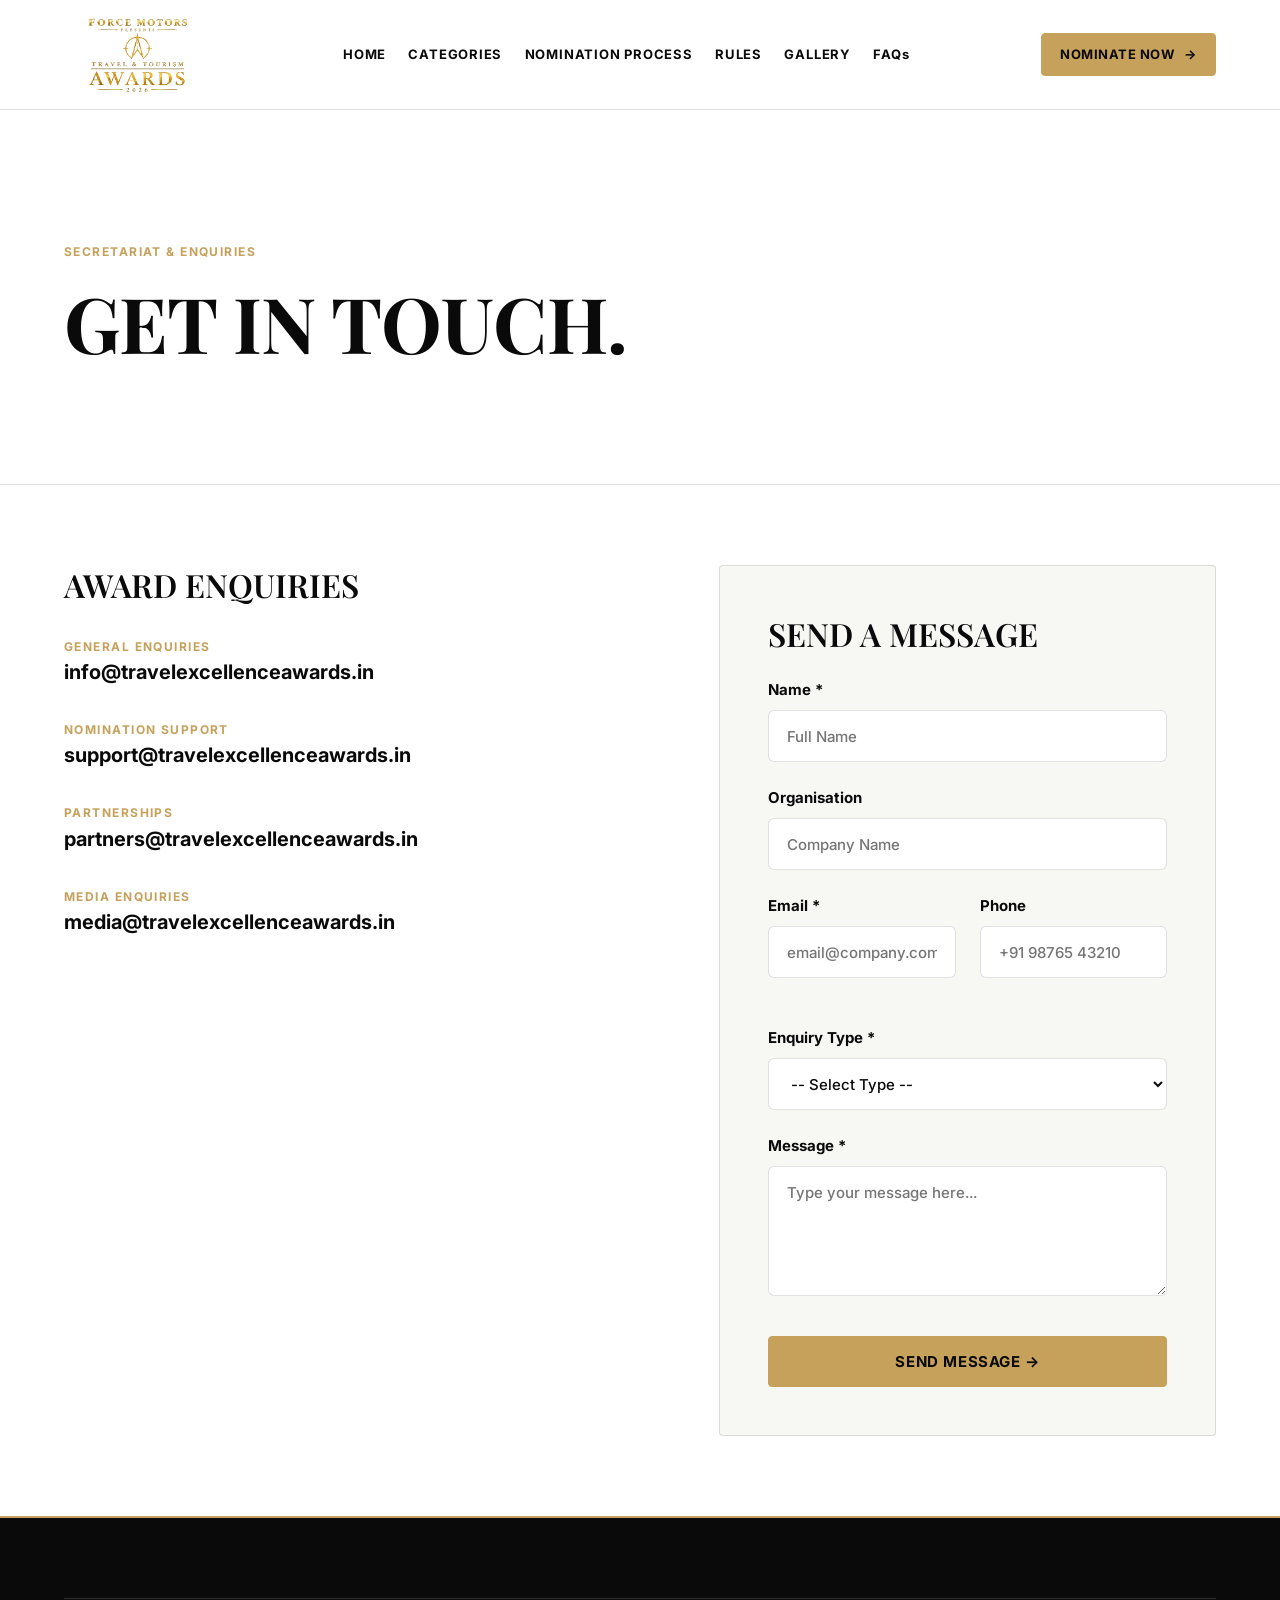
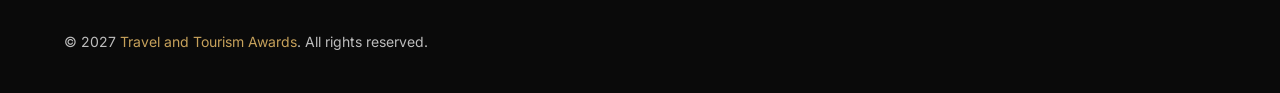
<file: contact.html>
<!DOCTYPE html>
<html lang="en">
<head>
  <meta charset="UTF-8">
  <meta name="viewport" content="width=device-width, initial-scale=1.0">
  <title>Contact Us | Travel and Tourism Awards 2026</title>
  <meta name="description" content="Get in touch with the Travel and Tourism Awards 2026 secretariat for nomination support, media enquiries, or sponsorship.">
  
  <link rel="preconnect" href="https://fonts.googleapis.com">
  <link rel="preconnect" href="https://fonts.gstatic.com" crossorigin>
  <link href="https://fonts.googleapis.com/css2?family=Inter:wght@300;400;500;600;700&family=Playfair+Display:ital,wght@0,400;0,500;0,600;0,700;1,400;1,500&display=swap" rel="stylesheet">
  
  <link rel="stylesheet" href="css/variables.css">
  <link rel="stylesheet" href="css/base.css">
  <link rel="stylesheet" href="css/components.css">
  <link rel="stylesheet" href="css/pages.css">
  <link rel="stylesheet" href="css/responsive.css">
</head>
<body>

  <header class="site-header">
    <div class="container header-container">
      <div class="header-brand-group">
        <a href="index.html" class="site-logo-link" aria-label="Travel and Tourism Awards Homepage">
          <img src="assets/awards_logo.png" alt="Travel & Tourism Awards 2026 - Presented by Force Motors India" class="nav-brand-logo">
        </a>
      </div>
      <nav class="main-nav">
        <a href="index.html" class="nav-link">HOME</a>
        <a href="categories.html" class="nav-link">CATEGORIES</a>
        <a href="nomination-process.html" class="nav-link">NOMINATION PROCESS</a>
        <a href="rules.html" class="nav-link">RULES</a>
        <a href="gallery.html" class="nav-link">GALLERY</a>
        <a href="faq.html" class="nav-link">FAQs</a>
      </nav>
      <div class="header-actions">
        <a href="https://forms.gle/sW1JJXMcxDuPuCFt5" target="_blank" rel="noopener" class="btn btn-primary">NOMINATE NOW <span class="btn-arrow">→</span></a>
        <button class="mobile-nav-toggle" aria-label="Toggle menu"><span></span><span></span><span></span></button>
      </div>
    </div>
  </header>

  <!-- MOBILE NAVIGATION DRAWER -->
  <div class="mobile-nav-drawer" aria-hidden="true">
    <div class="mobile-nav-links">
      <a href="index.html" class="mobile-nav-link">HOME</a>
      <a href="categories.html" class="mobile-nav-link">CATEGORIES</a>
      <a href="nomination-process.html" class="mobile-nav-link">NOMINATION PROCESS</a>
      <a href="rules.html" class="mobile-nav-link">RULES</a>
      <a href="gallery.html" class="mobile-nav-link">GALLERY</a>
      <a href="faq.html" class="mobile-nav-link">FAQs</a>
    </div>
  </div>

  <main style="padding-top: calc(var(--header-height-desktop) + 2rem);">
    <section class="award-intro-section" style="border-top: none;">
      <div class="container">
        <span class="micro-label">SECRETARIAT & ENQUIRIES</span>
        <h1 style="margin-block: 1rem 1.5rem;">GET IN TOUCH.</h1>
      </div>
    </section>

    <section style="padding-block: 5rem; background-color: var(--force-white);">
      <div class="container">
        <div class="hero-grid" style="align-items: flex-start;">
          
          <!-- LEFT: ENQUIRIES -->
          <div>
            <h3 style="margin-bottom: 2rem;">AWARD ENQUIRIES</h3>

            <div style="margin-bottom: 2rem;">
              <div class="micro-label">GENERAL ENQUIRIES</div>
              <div style="font-size: 1.25rem; font-weight: 700; color: var(--force-dark);"><a href="mailto:info@travelexcellenceawards.in" style="color: inherit;">info@travelexcellenceawards.in</a></div>
            </div>

            <div style="margin-bottom: 2rem;">
              <div class="micro-label">NOMINATION SUPPORT</div>
              <div style="font-size: 1.25rem; font-weight: 700; color: var(--force-dark);"><a href="mailto:support@travelexcellenceawards.in" style="color: inherit;">support@travelexcellenceawards.in</a></div>
            </div>

            <div style="margin-bottom: 2rem;">
              <div class="micro-label">PARTNERSHIPS</div>
              <div style="font-size: 1.25rem; font-weight: 700; color: var(--force-dark);"><a href="mailto:partners@travelexcellenceawards.in" style="color: inherit;">partners@travelexcellenceawards.in</a></div>
            </div>

            <div style="margin-bottom: 2rem;">
              <div class="micro-label">MEDIA ENQUIRIES</div>
              <div style="font-size: 1.25rem; font-weight: 700; color: var(--force-dark);"><a href="mailto:media@travelexcellenceawards.in" style="color: inherit;">media@travelexcellenceawards.in</a></div>
            </div>
          </div>

          <!-- RIGHT: FORM -->
          <div style="background-color: var(--force-gray-100); padding: 3rem; border-radius: 4px; border: 1px solid var(--force-border);">
            <h3 style="margin-bottom: 1.5rem;">SEND A MESSAGE</h3>
            
            <form id="contactForm" onsubmit="event.preventDefault(); alert('Message sent prototype mock!');">
              <div class="form-group">
                <label class="form-label" for="contactName">Name *</label>
                <input type="text" id="contactName" class="form-input" required placeholder="Full Name">
              </div>

              <div class="form-group">
                <label class="form-label" for="contactOrg">Organisation</label>
                <input type="text" id="contactOrg" class="form-input" placeholder="Company Name">
              </div>

              <div class="form-grid-2col">
                <div class="form-group">
                  <label class="form-label" for="contactEmail">Email *</label>
                  <input type="email" id="contactEmail" class="form-input" required placeholder="email@company.com">
                </div>
                <div class="form-group">
                  <label class="form-label" for="contactPhone">Phone</label>
                  <input type="tel" id="contactPhone" class="form-input" placeholder="+91 98765 43210">
                </div>
              </div>

              <div class="form-group">
                <label class="form-label" for="enquiryType">Enquiry Type *</label>
                <select id="enquiryType" class="form-select" required>
                  <option value="">-- Select Type --</option>
                  <option value="Nomination">Nomination Assistance</option>
                  <option value="Partnership">Partnership Opportunities</option>
                  <option value="Media">Media & Press</option>
                  <option value="General">General Query</option>
                </select>
              </div>

              <div class="form-group">
                <label class="form-label" for="contactMessage">Message *</label>
                <textarea id="contactMessage" class="form-textarea" required maxlength="500" placeholder="Type your message here..."></textarea>
              </div>

              <button type="submit" class="btn btn-primary" style="width: 100%; margin-top: 1rem;">
                SEND MESSAGE →
              </button>
            </form>
          </div>

        </div>
      </div>
    </section>
  </main>

  <footer class="site-footer">
    <div class="container">
      <div class="footer-bottom">
        <div>© 2027 <span class="text-gold">Travel and Tourism Awards</span>. All rights reserved.</div>
      </div>
    </div>
  </footer>

  <script src="js/config.js"></script>
  <script src="js/main.js"></script>
</body>
</html>
</file>
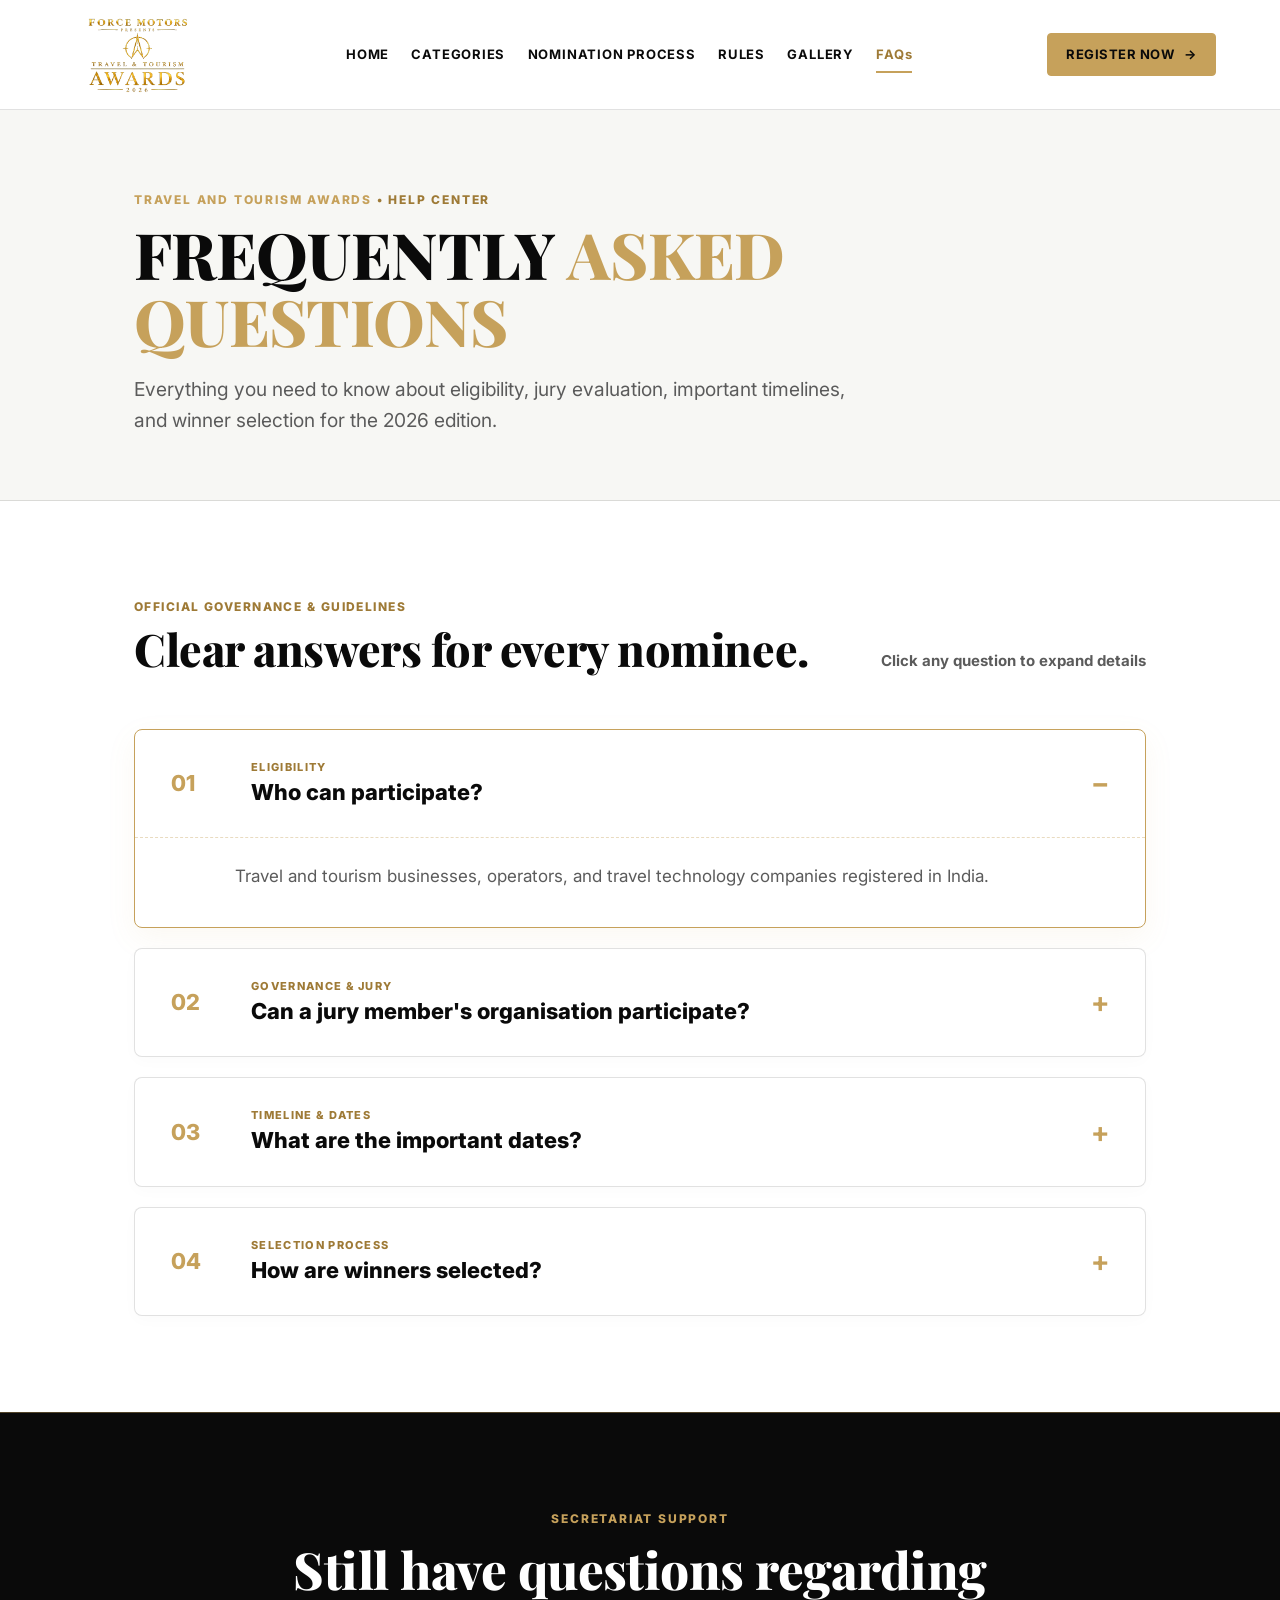
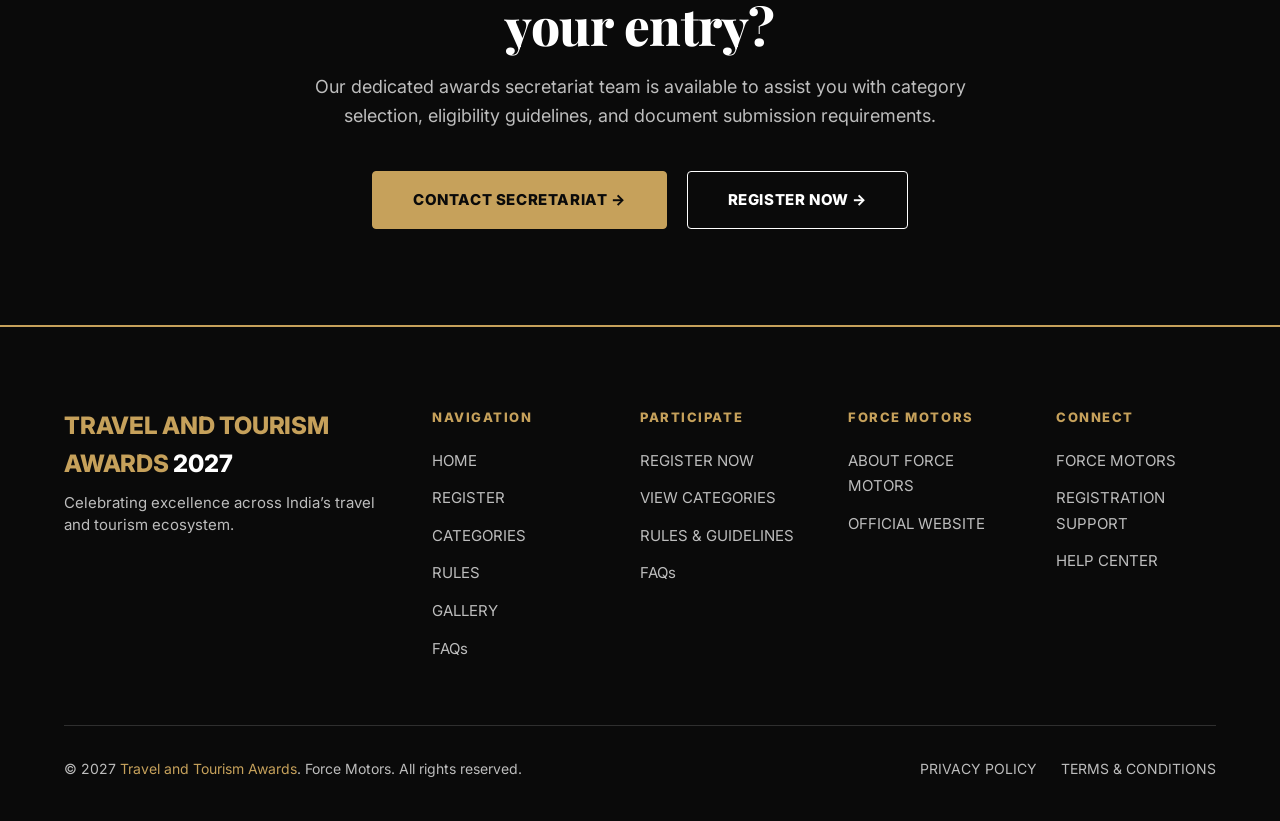
<file: faq.html>
<!DOCTYPE html>
<html lang="en">

<head>
  <meta charset="UTF-8">
  <meta name="viewport" content="width=device-width, initial-scale=1.0">
  <title>Frequently Asked Questions | Travel and Tourism Awards</title>
  <meta name="description" content="Find answers to frequently asked questions about participation, jury evaluation, important dates and winner selection for Travel and Tourism Awards.">

  <link rel="preconnect" href="https://fonts.googleapis.com">
  <link rel="preconnect" href="https://fonts.gstatic.com" crossorigin>
  <link
    href="https://fonts.googleapis.com/css2?family=Inter:wght@300;400;500;600;700&family=Playfair+Display:ital,wght@0,400;0,500;0,600;0,700;1,400;1,500&display=swap"
    rel="stylesheet">

  <link rel="stylesheet" href="css/variables.css">
  <link rel="stylesheet" href="css/base.css">
  <link rel="stylesheet" href="css/components.css">
  <link rel="stylesheet" href="css/pages.css">
  <link rel="stylesheet" href="css/responsive.css">

  <!-- FAQ Structured Data Schema -->
  <script type="application/ld+json">
  {
    "@context": "https://schema.org",
    "@type": "FAQPage",
    "mainEntity": [
      {
        "@type": "Question",
        "name": "Who can participate?",
        "acceptedAnswer": {
          "@type": "Answer",
          "text": "Travel and tourism businesses, operators, and travel technology companies registered in India."
        }
      },
      {
        "@type": "Question",
        "name": "Can a jury member's organisation participate?",
        "acceptedAnswer": {
          "@type": "Answer",
          "text": "Yes — but the jury member cannot evaluate their own entry. Each entry is reviewed by 3–4 jury members."
        }
      },
      {
        "@type": "Question",
        "name": "What are the important dates?",
        "acceptedAnswer": {
          "@type": "Answer",
          "text": "Early Bird: XX/XX/XXXX · Final Deadline: XX/XX/XXXX · Jury Meeting & Awards Night: TBA"
        }
      },
      {
        "@type": "Question",
        "name": "How are winners selected?",
        "acceptedAnswer": {
          "@type": "Answer",
          "text": "Eligible entries reviewed by the Jury → Shortlisted nominees evaluated by the Grand Jury → Winners announced at the Awards Ceremony."
        }
      }
    ]
  }
  </script>
</head>

<body>

  <!-- GLOBAL HEADER -->
  <header class="site-header">
    <div class="container header-container">
      <div class="header-brand-group">
        <a href="index.html" class="site-logo-link" aria-label="Travel and Tourism Awards Homepage">
          <img src="assets/awards_logo.png" alt="Travel & Tourism Awards 2026 - Presented by Force Motors India" class="nav-brand-logo">
        </a>
      </div>

      <nav class="main-nav" aria-label="Primary Navigation">
        <a href="index.html" class="nav-link">HOME</a>
        <a href="categories.html" class="nav-link">CATEGORIES</a>
        <a href="nomination-process.html" class="nav-link">NOMINATION PROCESS</a>
        <a href="rules.html" class="nav-link">RULES</a>
        <a href="gallery.html" class="nav-link">GALLERY</a>
        <a href="faq.html" class="nav-link active">FAQs</a>
      </nav>

      <div class="header-actions">
        <a href="https://forms.gle/sW1JJXMcxDuPuCFt5" target="_blank" rel="noopener" class="btn btn-primary">
          REGISTER NOW <span class="btn-arrow">→</span>
        </a>
        <button class="mobile-nav-toggle" aria-label="Toggle navigation menu" aria-expanded="false">
          <span></span>
          <span></span>
          <span></span>
        </button>
      </div>
    </div>
  </header>

  <!-- MOBILE NAVIGATION DRAWER -->
  <div class="mobile-nav-drawer" aria-hidden="true">
    <div class="mobile-nav-links">
      <a href="index.html" class="mobile-nav-link">HOME</a>
      <a href="categories.html" class="mobile-nav-link">CATEGORIES</a>
      <a href="nomination-process.html" class="mobile-nav-link">NOMINATION PROCESS</a>
      <a href="rules.html" class="mobile-nav-link">RULES</a>
      <a href="gallery.html" class="mobile-nav-link">GALLERY</a>
      <a href="faq.html" class="mobile-nav-link active">FAQs</a>
    </div>
  </div>

  <main>
    <!-- HERO SECTION (EDITORIAL BACKDROP) -->
    <section style="background-color: var(--off-white); padding-block: 5rem 4rem; border-bottom: 1px solid var(--border-light);">
      <div class="container" style="max-width: 1140px;">
        <div style="display: flex; flex-direction: column; align-items: flex-start; gap: 0.75rem;">
          <span class="micro-label" style="color: var(--gold-dark); font-weight: 800; letter-spacing: 0.15em; display: inline-block;"><span class="text-gold">TRAVEL AND TOURISM AWARDS</span> • HELP CENTER</span>
          <h1 style="font-size: clamp(2.5rem, 5vw, 4.75rem); font-weight: 800; line-height: 1.04; text-transform: uppercase; margin-bottom: 0.5rem; color: var(--black);">
            FREQUENTLY <span class="text-gold">ASKED QUESTIONS</span>
          </h1>
          <p style="font-size: clamp(1.125rem, 1.5vw, 1.25rem); color: var(--text-secondary); max-width: 720px; line-height: 1.6;">
            Everything you need to know about eligibility, jury evaluation, important timelines, and winner selection for the 2026 edition.
          </p>
        </div>
      </div>
    </section>

    <!-- MAIN FAQ SECTION -->
    <section style="background-color: var(--white); padding-block: 6rem;">
      <div class="container" style="max-width: 1140px;">
        
        <div style="margin-bottom: 3.5rem; display: flex; justify-content: space-between; align-items: flex-end; flex-wrap: wrap; gap: 1.5rem;">
          <div>
            <span class="micro-label" style="color: var(--gold-dark); font-weight: 800; letter-spacing: 0.12em; display: block; margin-bottom: 0.5rem;">OFFICIAL GOVERNANCE & GUIDELINES</span>
            <h2 style="font-size: clamp(2rem, 3.5vw, 3rem); font-weight: 800; color: var(--black); line-height: 1.1; margin: 0;">
              Clear answers for every nominee.
            </h2>
          </div>
          <div style="font-size: 0.9375rem; font-weight: 700; color: var(--text-secondary);">
            Click any question to expand details
          </div>
        </div>

        <div class="faq-list">
          
          <!-- FAQ 01 -->
          <article class="faq-item open">
            <button class="faq-question" aria-expanded="true" aria-controls="faq-answer-1">
              <span class="faq-number">01</span>
              <div style="display: flex; flex-direction: column; gap: 0.25rem;">
                <span class="faq-topic-tag">ELIGIBILITY</span>
                <span class="faq-title">Who can participate?</span>
              </div>
              <span class="faq-toggle" aria-hidden="true">−</span>
            </button>
            <div class="faq-answer" id="faq-answer-1">
              <p>Travel and tourism businesses, operators, and travel technology companies registered in India.</p>
            </div>
          </article>

          <!-- FAQ 02 -->
          <article class="faq-item">
            <button class="faq-question" aria-expanded="false" aria-controls="faq-answer-2">
              <span class="faq-number">02</span>
              <div style="display: flex; flex-direction: column; gap: 0.25rem;">
                <span class="faq-topic-tag">GOVERNANCE & JURY</span>
                <span class="faq-title">Can a jury member's organisation participate?</span>
              </div>
              <span class="faq-toggle" aria-hidden="true">+</span>
            </button>
            <div class="faq-answer" id="faq-answer-2">
              <p>Yes — but the jury member cannot evaluate their own entry. Each entry is reviewed by 3–4 jury members.</p>
            </div>
          </article>

          <!-- FAQ 03 -->
          <article class="faq-item">
            <button class="faq-question" aria-expanded="false" aria-controls="faq-answer-3">
              <span class="faq-number">03</span>
              <div style="display: flex; flex-direction: column; gap: 0.25rem;">
                <span class="faq-topic-tag">TIMELINE & DATES</span>
                <span class="faq-title">What are the important dates?</span>
              </div>
              <span class="faq-toggle" aria-hidden="true">+</span>
            </button>
            <div class="faq-answer" id="faq-answer-3">
              <p style="margin-bottom: 1.5rem; font-weight: 600; color: var(--black);">Early Bird: XX/XX/XXXX · Final Deadline: XX/XX/XXXX · Jury Meeting & Awards Night: TBA</p>
              
              <div class="faq-dates-grid">
                <div class="faq-date-card">
                  <span class="faq-date-label">Early Bird</span>
                  <span class="faq-date-val">XX/XX/XXXX</span>
                </div>
                <div class="faq-date-card">
                  <span class="faq-date-label">Final Deadline</span>
                  <span class="faq-date-val">XX/XX/XXXX</span>
                </div>
                <div class="faq-date-card">
                  <span class="faq-date-label">Jury Meeting & Awards Night</span>
                  <span class="faq-date-val">TBA</span>
                </div>
              </div>
            </div>
          </article>

          <!-- FAQ 04 -->
          <article class="faq-item">
            <button class="faq-question" aria-expanded="false" aria-controls="faq-answer-4">
              <span class="faq-number">04</span>
              <div style="display: flex; flex-direction: column; gap: 0.25rem;">
                <span class="faq-topic-tag">SELECTION PROCESS</span>
                <span class="faq-title">How are winners selected?</span>
              </div>
              <span class="faq-toggle" aria-hidden="true">+</span>
            </button>
            <div class="faq-answer" id="faq-answer-4">
              <p style="margin-bottom: 1.5rem; font-weight: 600; color: var(--black);">Eligible entries reviewed by the Jury → Shortlisted nominees evaluated by the Grand Jury → Winners announced at the Awards Ceremony.</p>
              
              <div class="faq-process-line">
                <div class="faq-process-step">
                  <span class="faq-process-heading">Eligible entries</span>
                  <span class="faq-process-desc">Reviewed by the Jury</span>
                </div>
                <span class="faq-process-arrow">→</span>
                <div class="faq-process-step">
                  <span class="faq-process-heading">Shortlisted nominees</span>
                  <span class="faq-process-desc">Evaluated by the Grand Jury</span>
                </div>
                <span class="faq-process-arrow">→</span>
                <div class="faq-process-step">
                  <span class="faq-process-heading">Winners</span>
                  <span class="faq-process-desc">Announced at Awards Ceremony</span>
                </div>
              </div>
            </div>
          </article>

        </div>
      </div>
    </section>

    <!-- SUPPORT / CONTACT CTA SECTION -->
    <section style="background-color: var(--black); color: var(--white); padding-block: 6rem; position: relative; overflow: hidden; border-top: 1px solid var(--gold-border);">
      <div class="container" style="max-width: 860px; text-align: center; position: relative; z-index: 2;">
        <span class="micro-label" style="color: var(--gold); font-weight: 800; letter-spacing: 0.15em; display: block; margin-bottom: 0.75rem;">SECRETARIAT SUPPORT</span>
        <h2 style="font-size: clamp(2.25rem, 4vw, 3.5rem); font-weight: 800; color: var(--white); margin-bottom: 1.25rem; line-height: 1.1;">
          Still have questions regarding your entry?
        </h2>
        <p style="font-size: 1.125rem; color: var(--text-muted-dark); max-width: 680px; margin-inline: auto; margin-bottom: 2.5rem; line-height: 1.6;">
          Our dedicated awards secretariat team is available to assist you with category selection, eligibility guidelines, and document submission requirements.
        </p>
        <div style="display: flex; gap: 1.25rem; justify-content: center; flex-wrap: wrap;">
          <a href="contact.html" class="btn btn-primary" style="padding: 1rem 2.5rem; font-weight: 800;">CONTACT SECRETARIAT →</a>
          <a href="https://forms.gle/sW1JJXMcxDuPuCFt5" target="_blank" rel="noopener" class="btn btn-outline-dark" style="padding: 1rem 2.5rem; border-color: var(--white); color: var(--white); font-weight: 800;">REGISTER NOW →</a>
        </div>
      </div>
    </section>
  </main>

  <!-- GLOBAL FOOTER -->
  <footer class="site-footer">
    <div class="container">
      <div class="footer-grid">
        <div class="footer-brand-col">
          <div class="footer-logo-title"><span class="text-gold">TRAVEL AND TOURISM AWARDS</span> 2027</div>
          <p class="footer-tagline">Celebrating excellence across India’s travel and tourism ecosystem.</p>
        </div>

        <div>
          <div class="footer-col-heading">NAVIGATION</div>
          <ul class="footer-links">
            <li><a href="index.html">HOME</a></li>
            <li><a href="https://forms.gle/sW1JJXMcxDuPuCFt5" target="_blank" rel="noopener">REGISTER</a></li>
            <li><a href="categories.html">CATEGORIES</a></li>
            <li><a href="rules.html">RULES</a></li>
            <li><a href="gallery.html">GALLERY</a></li>
            <li><a href="faq.html">FAQs</a></li>
          </ul>
        </div>

        <div>
          <div class="footer-col-heading">PARTICIPATE</div>
          <ul class="footer-links">
            <li><a href="https://forms.gle/sW1JJXMcxDuPuCFt5" target="_blank" rel="noopener">REGISTER NOW</a></li>
            <li><a href="categories.html">VIEW CATEGORIES</a></li>
            <li><a href="rules.html">RULES & GUIDELINES</a></li>
            <li><a href="faq.html">FAQs</a></li>
          </ul>
        </div>

        <div>
          <div class="footer-col-heading">FORCE MOTORS</div>
          <ul class="footer-links">
            <li><a href="about.html">ABOUT FORCE MOTORS</a></li>
            <li><a href="https://www.forcemotors.com" target="_blank" rel="noopener">OFFICIAL WEBSITE</a></li>
          </ul>
        </div>

        <div>
          <div class="footer-col-heading">CONNECT</div>
          <ul class="footer-links">
            <li><a href="rules.html">FORCE MOTORS</a></li>
            <li><a href="https://forms.gle/sW1JJXMcxDuPuCFt5" target="_blank" rel="noopener">REGISTRATION SUPPORT</a></li>
            <li><a href="faq.html">HELP CENTER</a></li>
          </ul>
        </div>
      </div>

      <div class="footer-bottom">
        <div>© 2027 <span class="text-gold">Travel and Tourism Awards</span>. Force Motors. All rights reserved.</div>
        <div class="footer-bottom-links">
          <a href="rules.html">PRIVACY POLICY</a>
          <a href="rules.html">TERMS & CONDITIONS</a>
        </div>
      </div>
    </div>
  </footer>

  <script src="js/config.js"></script>
  <script src="js/main.js"></script>
  <script src="js/faq.js"></script>
</body>
</html>
</file>
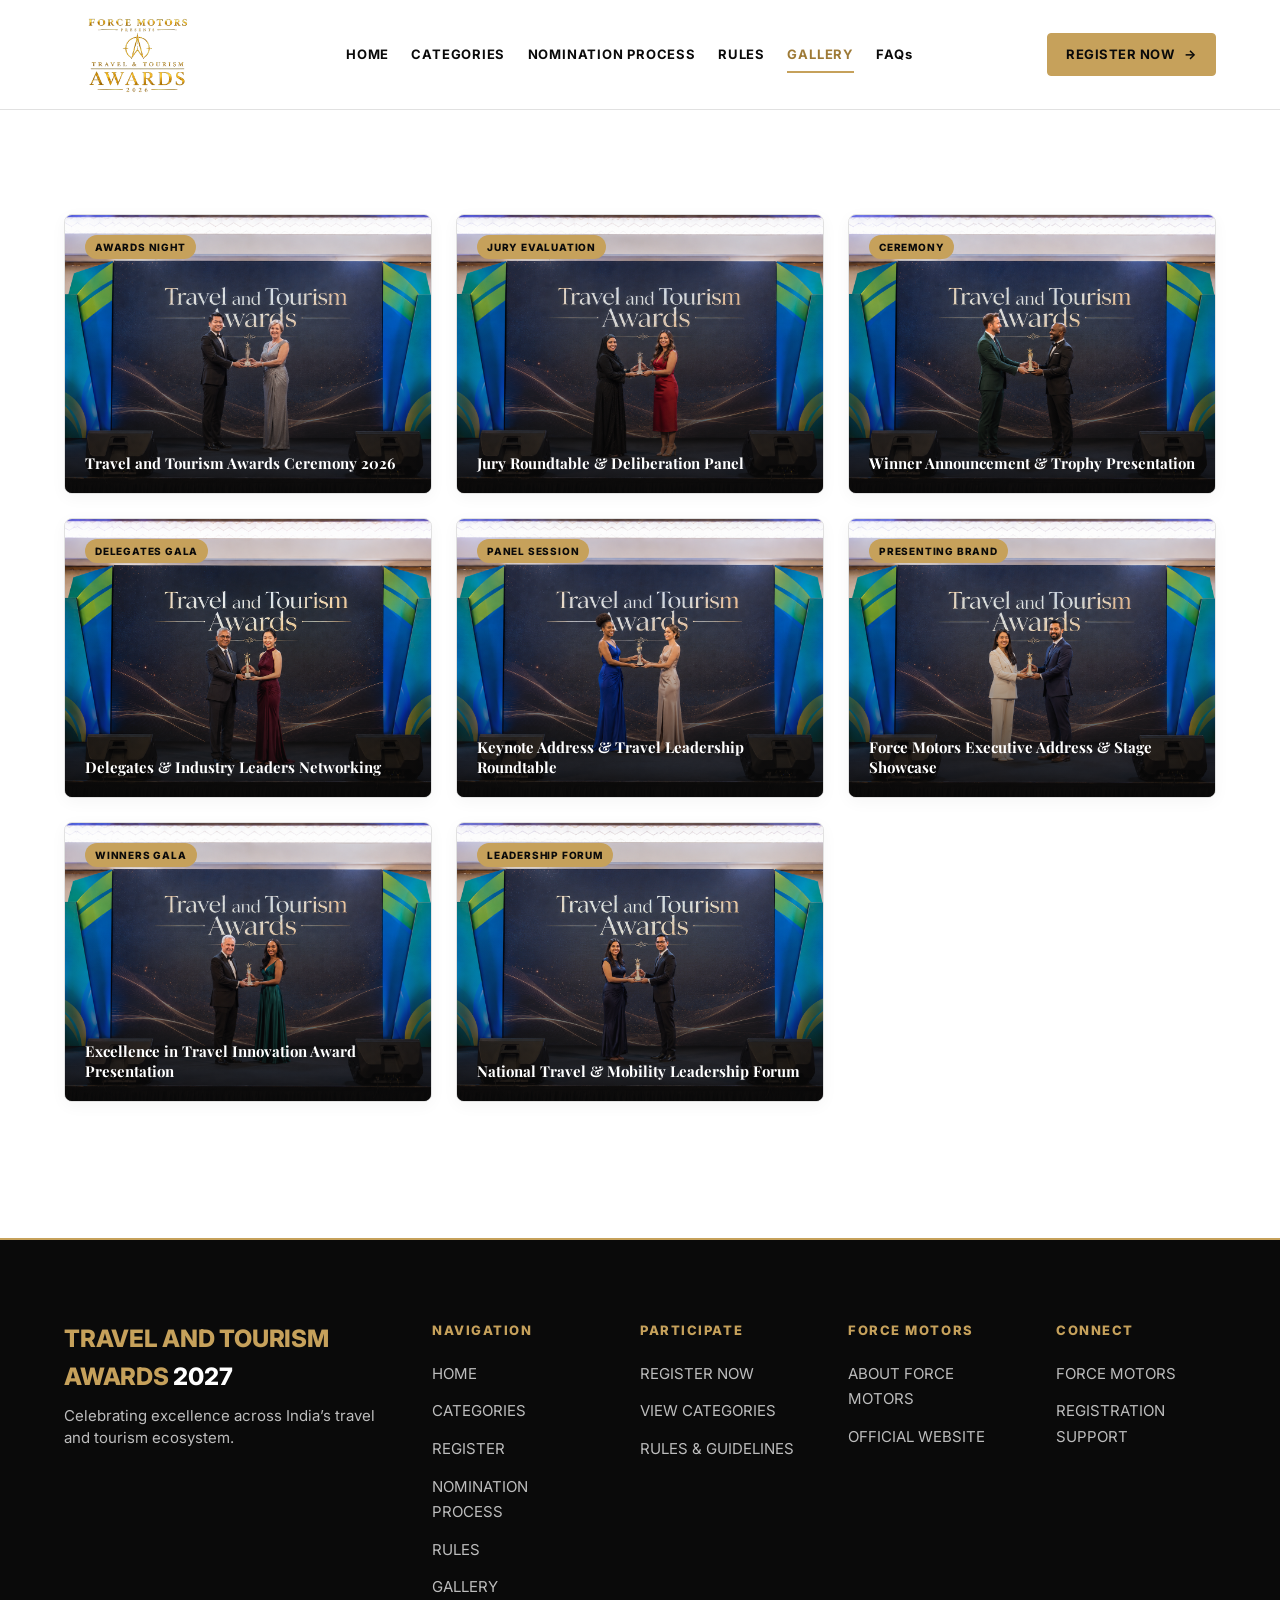
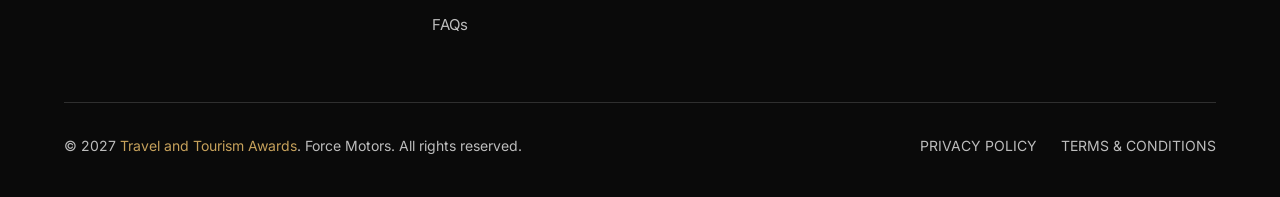
<file: gallery.html>
<!DOCTYPE html>
<html lang="en">
<head>
  <meta charset="UTF-8">
  <meta name="viewport" content="width=device-width, initial-scale=1.0">
  <title>Gallery | Travel and Tourism Awards 2026</title>
  <meta name="description" content="Editorial image archive of Travel and Tourism Awards screening, jury deliberation, and awards gala.">
  
  <link rel="preconnect" href="https://fonts.googleapis.com">
  <link rel="preconnect" href="https://fonts.gstatic.com" crossorigin>
  <link href="https://fonts.googleapis.com/css2?family=Inter:wght@300;400;500;600;700&family=Playfair+Display:ital,wght@0,400;0,500;0,600;0,700;1,400;1,500&display=swap" rel="stylesheet">
  
  <link rel="stylesheet" href="css/variables.css">
  <link rel="stylesheet" href="css/base.css">
  <link rel="stylesheet" href="css/components.css">
  <link rel="stylesheet" href="css/pages.css">
  <link rel="stylesheet" href="css/responsive.css">
</head>
<body>

  <header class="site-header">
    <div class="container header-container">
      <div class="header-brand-group">
        <a href="index.html" class="site-logo-link" aria-label="Travel and Tourism Awards Homepage">
          <img src="assets/awards_logo.png" alt="Travel & Tourism Awards 2026 - Presented by Force Motors India" class="nav-brand-logo">
        </a>
      </div>
      <nav class="main-nav">
        <a href="index.html" class="nav-link">HOME</a>
        <a href="categories.html" class="nav-link">CATEGORIES</a>
        <a href="nomination-process.html" class="nav-link">NOMINATION PROCESS</a>
        <a href="rules.html" class="nav-link">RULES</a>
        <a href="gallery.html" class="nav-link active">GALLERY</a>
        <a href="faq.html" class="nav-link">FAQs</a>
      </nav>
      <div class="header-actions">
        <a href="https://forms.gle/sW1JJXMcxDuPuCFt5" target="_blank" rel="noopener" class="btn btn-primary">REGISTER NOW <span class="btn-arrow">→</span></a>
        <button class="mobile-nav-toggle" aria-label="Toggle menu"><span></span><span></span><span></span></button>
      </div>
    </div>
  </header>

  <!-- MOBILE NAVIGATION DRAWER -->
  <div class="mobile-nav-drawer" aria-hidden="true">
    <div class="mobile-nav-links">
      <a href="index.html" class="mobile-nav-link">HOME</a>
      <a href="categories.html" class="mobile-nav-link">CATEGORIES</a>
      <a href="nomination-process.html" class="mobile-nav-link">NOMINATION PROCESS</a>
      <a href="rules.html" class="mobile-nav-link">RULES</a>
      <a href="gallery.html" class="mobile-nav-link active">GALLERY</a>
      <a href="faq.html" class="mobile-nav-link">FAQs</a>
    </div>
  </div>

  <main>
    <!-- MASONRY GRID -->
    <section style="padding-block: 3rem 5rem; background-color: var(--white);">
      <div class="container">
        <div id="gallery-grid" class="masonry-preview-grid">
          <!-- Populated by JavaScript -->
        </div>
      </div>
    </section>
  </main>

  <!-- CUSTOM ACCESSIBLE LIGHTBOX MODAL -->
  <div id="lightboxModal" class="custom-lightbox-modal" role="dialog" aria-modal="true" aria-label="Image gallery view">
    <div class="lightbox-content-box">
      <div class="lightbox-image-space blank-image-placeholder dark-tint">
        <span id="lightboxTag" class="micro-label" style="color: var(--force-primary-light);">TAG</span>
      </div>
      <div class="lightbox-caption-bar">
        <div id="lightboxTitle" style="font-weight: 700;">CAPTION TITLE</div>
        <div style="display: flex; gap: 0.5rem;">
          <button id="lightboxPrev" class="lightbox-prev-btn" aria-label="Previous image">‹</button>
          <button id="lightboxNext" class="lightbox-next-btn" aria-label="Next image">›</button>
          <button id="lightboxClose" class="lightbox-close-btn" aria-label="Close modal">✕</button>
        </div>
      </div>
    </div>
  </div>

  <!-- GLOBAL FOOTER -->
  <footer class="site-footer">
    <div class="container">
      <div class="footer-grid">
        <div class="footer-brand-col">
          <div class="footer-logo-title"><span class="text-gold">TRAVEL AND TOURISM AWARDS</span> 2027</div>
          <p class="footer-tagline">Celebrating excellence across India’s travel and tourism ecosystem.</p>
        </div>

        <div>
          <div class="footer-col-heading">NAVIGATION</div>
          <ul class="footer-links">
            <li><a href="index.html">HOME</a></li>
            <li><a href="categories.html">CATEGORIES</a></li>
            <li><a href="https://forms.gle/sW1JJXMcxDuPuCFt5" target="_blank" rel="noopener">REGISTER</a></li>
            <li><a href="nomination-process.html">NOMINATION PROCESS</a></li>
            <li><a href="rules.html">RULES</a></li>
            <li><a href="gallery.html">GALLERY</a></li>
            <li><a href="faq.html">FAQs</a></li>
          </ul>
        </div>

        <div>
          <div class="footer-col-heading">PARTICIPATE</div>
          <ul class="footer-links">
            <li><a href="https://forms.gle/sW1JJXMcxDuPuCFt5" target="_blank" rel="noopener">REGISTER NOW</a></li>
            <li><a href="categories.html">VIEW CATEGORIES</a></li>
            <li><a href="rules.html">RULES & GUIDELINES</a></li>
          </ul>
        </div>

        <div>
          <div class="footer-col-heading">FORCE MOTORS</div>
          <ul class="footer-links">
            <li><a href="about.html">ABOUT FORCE MOTORS</a></li>
            <li><a href="https://www.forcemotors.com" target="_blank" rel="noopener">OFFICIAL WEBSITE</a></li>
          </ul>
        </div>

        <div>
          <div class="footer-col-heading">CONNECT</div>
          <ul class="footer-links">
            <li><a href="rules.html">FORCE MOTORS</a></li>
            <li><a href="https://forms.gle/sW1JJXMcxDuPuCFt5" target="_blank" rel="noopener">REGISTRATION SUPPORT</a></li>
          </ul>
        </div>
      </div>

      <div class="footer-bottom">
        <div>© 2027 <span class="text-gold">Travel and Tourism Awards</span>. Force Motors. All rights reserved.</div>
        <div class="footer-bottom-links">
          <a href="rules.html">PRIVACY POLICY</a>
          <a href="rules.html">TERMS & CONDITIONS</a>
        </div>
      </div>
    </div>
  </footer>

  <script src="js/config.js"></script>
  <script src="js/main.js"></script>
  <script src="js/gallery.js"></script>
</body>
</html>
</file>
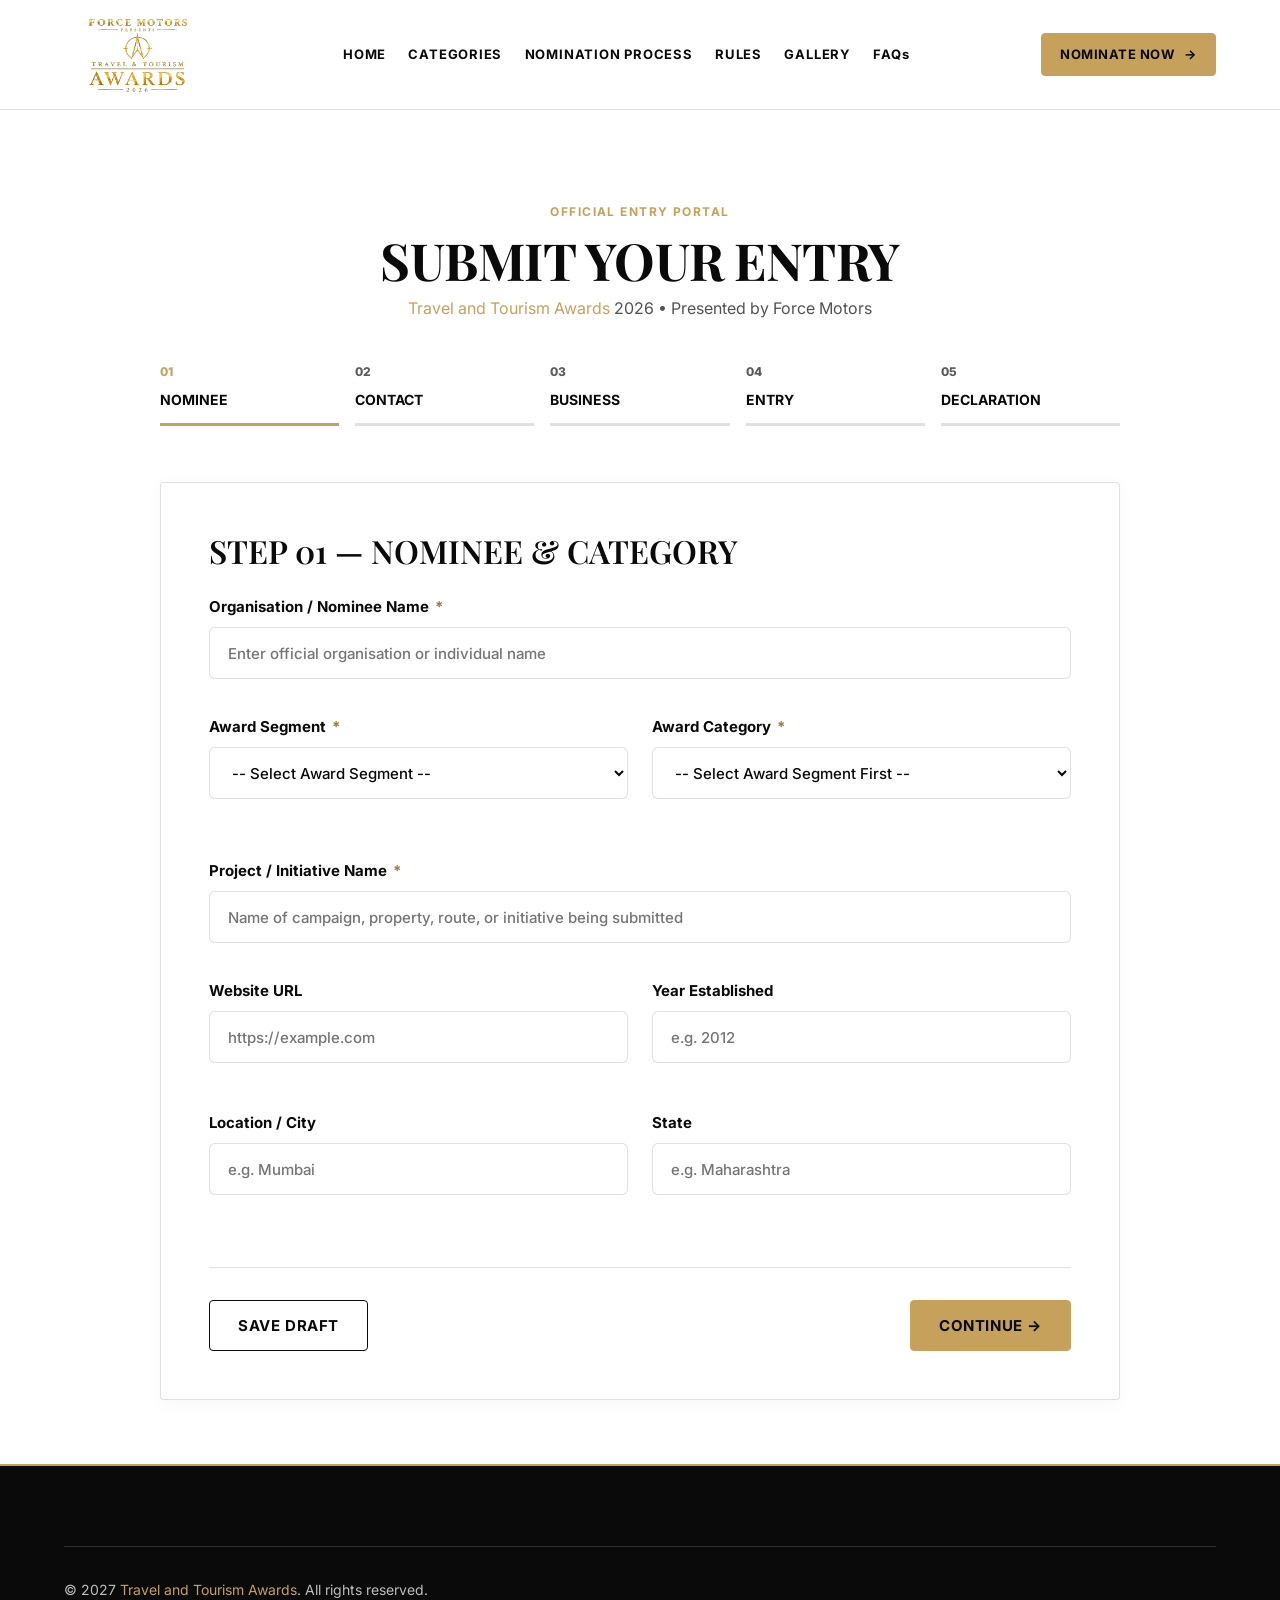
<file: nominate.html>
<!DOCTYPE html>
<html lang="en">

<head>
  <meta charset="UTF-8">
  <meta name="viewport" content="width=device-width, initial-scale=1.0">
  <title>Submit Nomination | Travel and Tourism Awards 2026</title>
  <meta name="description"
    content="Submit your entry for Travel and Tourism Awards 2026 presented by Force Motors. 5-step official entry portal.">

  <link rel="preconnect" href="https://fonts.googleapis.com">
  <link rel="preconnect" href="https://fonts.gstatic.com" crossorigin>
  <link
    href="https://fonts.googleapis.com/css2?family=Inter:wght@300;400;500;600;700&family=Playfair+Display:ital,wght@0,400;0,500;0,600;0,700;1,400;1,500&display=swap"
    rel="stylesheet">

  <link rel="stylesheet" href="css/variables.css">
  <link rel="stylesheet" href="css/base.css">
  <link rel="stylesheet" href="css/components.css">
  <link rel="stylesheet" href="css/pages.css">
  <link rel="stylesheet" href="css/responsive.css">
</head>

<body>

  <header class="site-header">
    <div class="container header-container">
      <div class="header-brand-group">
        <a href="index.html" class="site-logo-link" aria-label="Travel and Tourism Awards Homepage">
          <img src="assets/awards_logo.png" alt="Travel & Tourism Awards 2026 - Presented by Force Motors India"
            class="nav-brand-logo">
        </a>
      </div>
      <nav class="main-nav">
        <a href="index.html" class="nav-link">HOME</a>
        <a href="categories.html" class="nav-link">CATEGORIES</a>
        <a href="nomination-process.html" class="nav-link">NOMINATION PROCESS</a>
        <a href="rules.html" class="nav-link">RULES</a>
        <a href="gallery.html" class="nav-link">GALLERY</a>
        <a href="faq.html" class="nav-link">FAQs</a>
      </nav>
      <div class="header-actions">
        <a href="https://forms.gle/sW1JJXMcxDuPuCFt5" target="_blank" rel="noopener"
          class="btn btn-primary active">NOMINATE NOW <span class="btn-arrow">→</span></a>
        <button class="mobile-nav-toggle" aria-label="Toggle menu"><span></span><span></span><span></span></button>
      </div>
    </div>
  </header>

  <!-- MOBILE NAVIGATION DRAWER -->
  <div class="mobile-nav-drawer" aria-hidden="true">
    <div class="mobile-nav-links">
      <a href="index.html" class="mobile-nav-link">HOME</a>
      <a href="categories.html" class="mobile-nav-link">CATEGORIES</a>
      <a href="nomination-process.html" class="mobile-nav-link">NOMINATION PROCESS</a>
      <a href="rules.html" class="mobile-nav-link">RULES</a>
      <a href="gallery.html" class="mobile-nav-link">GALLERY</a>
      <a href="faq.html" class="mobile-nav-link">FAQs</a>
    </div>
  </div>

  <main style="padding-top: calc(var(--header-height-desktop) + 1.5rem);">

    <div class="nomination-wizard-container">
      <div style="text-align: center; margin-bottom: 2.5rem;">
        <span class="micro-label">OFFICIAL ENTRY PORTAL</span>
        <h1 style="font-size: clamp(2rem, 4vw, 3.25rem); margin-block: 0.5rem;">SUBMIT YOUR ENTRY</h1>
        <p class="body-main" style="color: var(--force-gray-600);">
          <span class="text-gold">Travel and Tourism Awards</span> 2026 • Presented by Force Motors
        </p>
      </div>

      <!-- WIZARD PROGRESS BAR -->
      <div class="wizard-progress-bar">
        <div id="stepIndicator1" class="wizard-step-indicator active">
          <span class="step-num">01</span>
          <span class="step-title">NOMINEE</span>
        </div>
        <div id="stepIndicator2" class="wizard-step-indicator">
          <span class="step-num">02</span>
          <span class="step-title">CONTACT</span>
        </div>
        <div id="stepIndicator3" class="wizard-step-indicator">
          <span class="step-num">03</span>
          <span class="step-title">BUSINESS</span>
        </div>
        <div id="stepIndicator4" class="wizard-step-indicator">
          <span class="step-num">04</span>
          <span class="step-title">ENTRY</span>
        </div>
        <div id="stepIndicator5" class="wizard-step-indicator">
          <span class="step-num">05</span>
          <span class="step-title">DECLARATION</span>
        </div>
      </div>

      <!-- FORM -->
      <form id="nominationForm" novalidate>

        <!-- STEP 01 — NOMINEE -->
        <div id="stepPanel1" class="wizard-step-panel active">
          <h3 style="margin-bottom: 1.5rem;">STEP 01 — NOMINEE & CATEGORY</h3>

          <div class="form-group">
            <label class="form-label" for="nomineeName">Organisation / Nominee Name <span
                class="required-star">*</span></label>
            <input type="text" id="nomineeName" name="nomineeName" class="form-input" data-required="true"
              placeholder="Enter official organisation or individual name">
            <span id="error-nomineeName" class="error-message"></span>
          </div>

          <div class="form-grid-2col">
            <div class="form-group">
              <label class="form-label" for="awardSegment">Award Segment <span class="required-star">*</span></label>
              <select id="awardSegment" name="awardSegment" class="form-select" data-required="true"></select>
              <span id="error-awardSegment" class="error-message"></span>
            </div>
            <div class="form-group">
              <label class="form-label" for="awardCategory">Award Category <span class="required-star">*</span></label>
              <select id="awardCategory" name="awardCategory" class="form-select" data-required="true">
                <option value="">-- Select Award Segment First --</option>
              </select>
              <span id="error-awardCategory" class="error-message"></span>
            </div>
          </div>

          <div class="form-group">
            <label class="form-label" for="projectName">Project / Initiative Name <span
                class="required-star">*</span></label>
            <input type="text" id="projectName" name="projectName" class="form-input" data-required="true"
              placeholder="Name of campaign, property, route, or initiative being submitted">
            <span id="error-projectName" class="error-message"></span>
          </div>

          <div class="form-grid-2col">
            <div class="form-group">
              <label class="form-label" for="websiteUrl">Website URL</label>
              <input type="url" id="websiteUrl" name="websiteUrl" class="form-input" placeholder="https://example.com">
            </div>
            <div class="form-group">
              <label class="form-label" for="yearEstablished">Year Established</label>
              <input type="number" id="yearEstablished" name="yearEstablished" class="form-input"
                placeholder="e.g. 2012">
            </div>
          </div>

          <div class="form-grid-2col">
            <div class="form-group">
              <label class="form-label" for="city">Location / City</label>
              <input type="text" id="city" name="city" class="form-input" placeholder="e.g. Mumbai">
            </div>
            <div class="form-group">
              <label class="form-label" for="state">State</label>
              <input type="text" id="state" name="state" class="form-input" placeholder="e.g. Maharashtra">
            </div>
          </div>

          <div class="wizard-nav-actions">
            <button type="button" id="btnSaveDraft" class="btn btn-secondary">SAVE DRAFT</button>
            <button type="button" class="btn btn-primary btn-next-step">CONTINUE →</button>
          </div>
        </div>

        <!-- STEP 02 — CONTACT -->
        <div id="stepPanel2" class="wizard-step-panel">
          <h3 style="margin-bottom: 1.5rem;">STEP 02 — CONTACT INFORMATION</h3>

          <div class="form-grid-2col">
            <div class="form-group">
              <label class="form-label" for="primaryContact">Primary Contact Name <span
                  class="required-star">*</span></label>
              <input type="text" id="primaryContact" name="primaryContact" class="form-input" data-required="true"
                placeholder="Full name">
              <span id="error-primaryContact" class="error-message"></span>
            </div>
            <div class="form-group">
              <label class="form-label" for="designation">Designation <span class="required-star">*</span></label>
              <input type="text" id="designation" name="designation" class="form-input" data-required="true"
                placeholder="e.g. Head of Marketing">
              <span id="error-designation" class="error-message"></span>
            </div>
          </div>

          <div class="form-grid-2col">
            <div class="form-group">
              <label class="form-label" for="officialEmail">Official Email <span class="required-star">*</span></label>
              <input type="email" id="officialEmail" name="officialEmail" class="form-input" data-required="true"
                placeholder="name@company.com">
              <span id="error-officialEmail" class="error-message"></span>
            </div>
            <div class="form-group">
              <label class="form-label" for="mobileNumber">Mobile Number <span class="required-star">*</span></label>
              <input type="tel" id="mobileNumber" name="mobileNumber" class="form-input" data-required="true"
                placeholder="+91 98765 43210">
              <span id="error-mobileNumber" class="error-message"></span>
            </div>
          </div>

          <div
            style="margin-top: 1rem; margin-bottom: 1rem; border-top: 1px dashed var(--force-border); padding-top: 1rem;">
            <span class="micro-label">ALTERNATE CONTACT (OPTIONAL)</span>
          </div>

          <div class="form-grid-2col">
            <div class="form-group">
              <label class="form-label" for="altContact">Alternate Contact Name</label>
              <input type="text" id="altContact" name="altContact" class="form-input" placeholder="Full name">
            </div>
            <div class="form-group">
              <label class="form-label" for="altEmail">Alternate Email</label>
              <input type="email" id="altEmail" name="altEmail" class="form-input" placeholder="alt@company.com">
            </div>
          </div>

          <div class="wizard-nav-actions">
            <button type="button" class="btn btn-secondary btn-prev-step">← BACK</button>
            <button type="button" class="btn btn-primary btn-next-step">CONTINUE →</button>
          </div>
        </div>

        <!-- STEP 03 — BUSINESS -->
        <div id="stepPanel3" class="wizard-step-panel">
          <h3 style="margin-bottom: 1.5rem;">STEP 03 — REGISTERED BUSINESS DETAILS</h3>

          <div class="form-group">
            <label class="form-label" for="regOrgName">Registered Organisation Name <span
                class="required-star">*</span></label>
            <input type="text" id="regOrgName" name="regOrgName" class="form-input" data-required="true"
              placeholder="Legal registered entity name">
            <span id="error-regOrgName" class="error-message"></span>
          </div>

          <div class="form-group">
            <label class="form-label" for="regAddress">Registered Address <span class="required-star">*</span></label>
            <input type="text" id="regAddress" name="regAddress" class="form-input" data-required="true"
              placeholder="Registered office address">
            <span id="error-regAddress" class="error-message"></span>
          </div>

          <div class="form-grid-2col">
            <div class="form-group">
              <label class="form-label" for="regCity">City <span class="required-star">*</span></label>
              <input type="text" id="regCity" name="regCity" class="form-input" data-required="true">
              <span id="error-regCity" class="error-message"></span>
            </div>
            <div class="form-group">
              <label class="form-label" for="pinCode">PIN Code <span class="required-star">*</span></label>
              <input type="text" id="pinCode" name="pinCode" class="form-input" data-required="true">
              <span id="error-pinCode" class="error-message"></span>
            </div>
          </div>

          <div class="form-grid-2col">
            <div class="form-group">
              <label class="form-label" for="businessType">Industry / Business Type <span
                  class="required-star">*</span></label>
              <select id="businessType" name="businessType" class="form-select" data-required="true">
                <option value="">-- Select Industry --</option>
                <option value="Airlines">Airlines & Aviation</option>
                <option value="Hospitality">Hospitality & Hotels</option>
                <option value="TourOperator">Tour Operator / DMC</option>
                <option value="Mobility">Mobility & Fleet Enabler</option>
                <option value="Tech">Travel Tech / Booking App</option>
                <option value="TourismBoard">Tourism Board / State Dept</option>
                <option value="Other">Other Travel Service</option>
              </select>
              <span id="error-businessType" class="error-message"></span>
            </div>
            <div class="form-group">
              <label class="form-label" for="yearsPresence">Years of Registered Presence in India <span
                  class="required-star">*</span></label>
              <input type="number" id="yearsPresence" name="yearsPresence" class="form-input" data-required="true"
                placeholder="e.g. 10">
              <span id="error-yearsPresence" class="error-message"></span>
            </div>
          </div>

          <div class="form-group">
            <label class="form-label" for="orgOverview">Organisation Overview <span
                class="required-star">*</span></label>
            <textarea id="orgOverview" name="orgOverview" class="form-textarea" data-required="true" maxlength="500"
              placeholder="Brief overview of your organization (max 500 characters)"></textarea>
            <div id="counter-orgOverview" class="char-counter">0 / 500 characters</div>
            <span id="error-orgOverview" class="error-message"></span>
          </div>

          <div class="wizard-nav-actions">
            <button type="button" class="btn btn-secondary btn-prev-step">← BACK</button>
            <button type="button" class="btn btn-primary btn-next-step">CONTINUE →</button>
          </div>
        </div>

        <!-- STEP 04 — ENTRY / CASE STUDY -->
        <div id="stepPanel4" class="wizard-step-panel">
          <h3 style="margin-bottom: 0.5rem;">STEP 04 — ENTRY & CASE STUDY</h3>
          <p class="small-text" style="color: var(--force-gray-600); margin-bottom: 2rem;">
            Please provide factual and specific information that allows the jury to understand and evaluate the
            initiative clearly.
          </p>

          <div class="form-group">
            <label class="form-label" for="initiativeSummary">Initiative Summary <span
                class="required-star">*</span></label>
            <textarea id="initiativeSummary" name="initiativeSummary" class="form-textarea" data-required="true"
              maxlength="1000" placeholder="Explain what the initiative is..."></textarea>
            <div id="counter-initiativeSummary" class="char-counter">0 / 1000 characters</div>
            <span id="error-initiativeSummary" class="error-message"></span>
          </div>

          <div class="form-group">
            <label class="form-label" for="businessChallenge">Business / Industry Challenge <span
                class="required-star">*</span></label>
            <textarea id="businessChallenge" name="businessChallenge" class="form-textarea" data-required="true"
              maxlength="1000" placeholder="What problem or opportunity was addressed?"></textarea>
            <div id="counter-businessChallenge" class="char-counter">0 / 1000 characters</div>
            <span id="error-businessChallenge" class="error-message"></span>
          </div>

          <div class="form-group">
            <label class="form-label" for="objective">Objective <span class="required-star">*</span></label>
            <textarea id="objective" name="objective" class="form-textarea" data-required="true" maxlength="800"
              placeholder="What was the initiative intended to achieve?"></textarea>
            <div id="counter-objective" class="char-counter">0 / 800 characters</div>
            <span id="error-objective" class="error-message"></span>
          </div>

          <div class="form-group">
            <label class="form-label" for="execution">Approach / Execution <span class="required-star">*</span></label>
            <textarea id="execution" name="execution" class="form-textarea" data-required="true" maxlength="1000"
              placeholder="How was the initiative implemented?"></textarea>
            <div id="counter-execution" class="char-counter">0 / 1000 characters</div>
            <span id="error-execution" class="error-message"></span>
          </div>

          <div class="form-group">
            <label class="form-label" for="innovation">Innovation <span class="required-star">*</span></label>
            <textarea id="innovation" name="innovation" class="form-textarea" data-required="true" maxlength="800"
              placeholder="What made the approach distinctive or effective?"></textarea>
            <div id="counter-innovation" class="char-counter">0 / 800 characters</div>
            <span id="error-innovation" class="error-message"></span>
          </div>

          <div class="form-group">
            <label class="form-label" for="measurableImpact">Measurable Impact / Results <span
                class="required-star">*</span></label>
            <textarea id="measurableImpact" name="measurableImpact" class="form-textarea" data-required="true"
              maxlength="1000"
              placeholder="Provide measurable evidence wherever possible (growth %, footfall, reach, guest ratings, etc.)"></textarea>
            <div id="counter-measurableImpact" class="char-counter">0 / 1000 characters</div>
            <span id="error-measurableImpact" class="error-message"></span>
          </div>

          <div class="form-group">
            <label class="form-label">Supporting Material (PDF, PPT, Link)</label>
            <div class="blank-image-placeholder"
              style="min-height: 120px; border-style: dashed; padding: 1.5rem; flex-direction: column; gap: 0.5rem; text-align: center;">
              <span class="micro-label">UPLOAD DECK / PUBLIC LINK</span>
              <span class="small-text" style="color: var(--force-gray-500);">Supported formats: PDF, PPTX, JPG, MP4
                public link</span>
            </div>
          </div>

          <div class="wizard-nav-actions">
            <button type="button" class="btn btn-secondary btn-prev-step">← BACK</button>
            <button type="button" class="btn btn-primary btn-next-step">CONTINUE →</button>
          </div>
        </div>

        <!-- STEP 05 — DECLARATION -->
        <div id="stepPanel5" class="wizard-step-panel">
          <h3 style="margin-bottom: 1rem;">STEP 05 — PARTICIPANT DECLARATION</h3>

          <div
            style="background-color: var(--force-gray-100); padding: 1.5rem; border-radius: 4px; border: 1px solid var(--force-gray-300); font-size: 0.875rem; color: var(--force-gray-700); margin-bottom: 2rem; line-height: 1.6;">
            <p style="margin-bottom: 0.75rem;"><strong>Declaration Terms:</strong></p>
            <ul style="list-style: disc; padding-left: 1.25rem; display: flex; flex-direction: column; gap: 0.5rem;">
              <li>I declare that the supplied information is accurate to the best of my knowledge.</li>
              <li>I agree to abide by all official participation rules of <span class="text-gold">Travel and Tourism
                  Excellence Awards</span> 2026 presented by Force Motors.</li>
              <li>I confirm that I possess necessary authorization from my organisation to submit this entry.</li>
              <li>I understand that submitted non-confidential materials may be showcased by Awards Management.</li>
            </ul>
          </div>

          <div class="form-group">
            <label
              style="display: flex; align-items: flex-start; gap: 0.75rem; font-size: 0.9375rem; font-weight: 600; cursor: pointer;">
              <input type="checkbox" id="declRules" name="declRules" data-required="true"
                style="margin-top: 4px; width: 18px; height: 18px;">
              <span>I have read and agree to the <a href="rules.html" target="_blank"
                  style="color: var(--force-primary); text-decoration: underline;">Rules & Eligibility</a>. <span
                  class="required-star">*</span></span>
            </label>
            <span id="error-declRules" class="error-message"></span>
          </div>

          <div class="form-group" style="margin-top: 1rem;">
            <label
              style="display: flex; align-items: flex-start; gap: 0.75rem; font-size: 0.9375rem; font-weight: 600; cursor: pointer;">
              <input type="checkbox" id="declAccurate" name="declAccurate" data-required="true"
                style="margin-top: 4px; width: 18px; height: 18px;">
              <span>I confirm that the information submitted is accurate and complete. <span
                  class="required-star">*</span></span>
            </label>
            <span id="error-declAccurate" class="error-message"></span>
          </div>

          <div class="wizard-nav-actions">
            <button type="button" class="btn btn-secondary btn-prev-step">← BACK</button>
            <button type="submit" class="btn btn-primary" style="padding-inline: 3rem;">SUBMIT ENTRY →</button>
          </div>
        </div>

      </form>
    </div>

  </main>

  <footer class="site-footer">
    <div class="container">
      <div class="footer-bottom">
        <div>© 2027 <span class="text-gold">Travel and Tourism Awards</span>. All rights reserved.</div>
      </div>
    </div>
  </footer>

  <script src="js/config.js"></script>
  <script src="js/categories-data.js"></script>
  <script src="js/main.js"></script>
  <script src="js/nomination.js"></script>
</body>

</html>
</file>
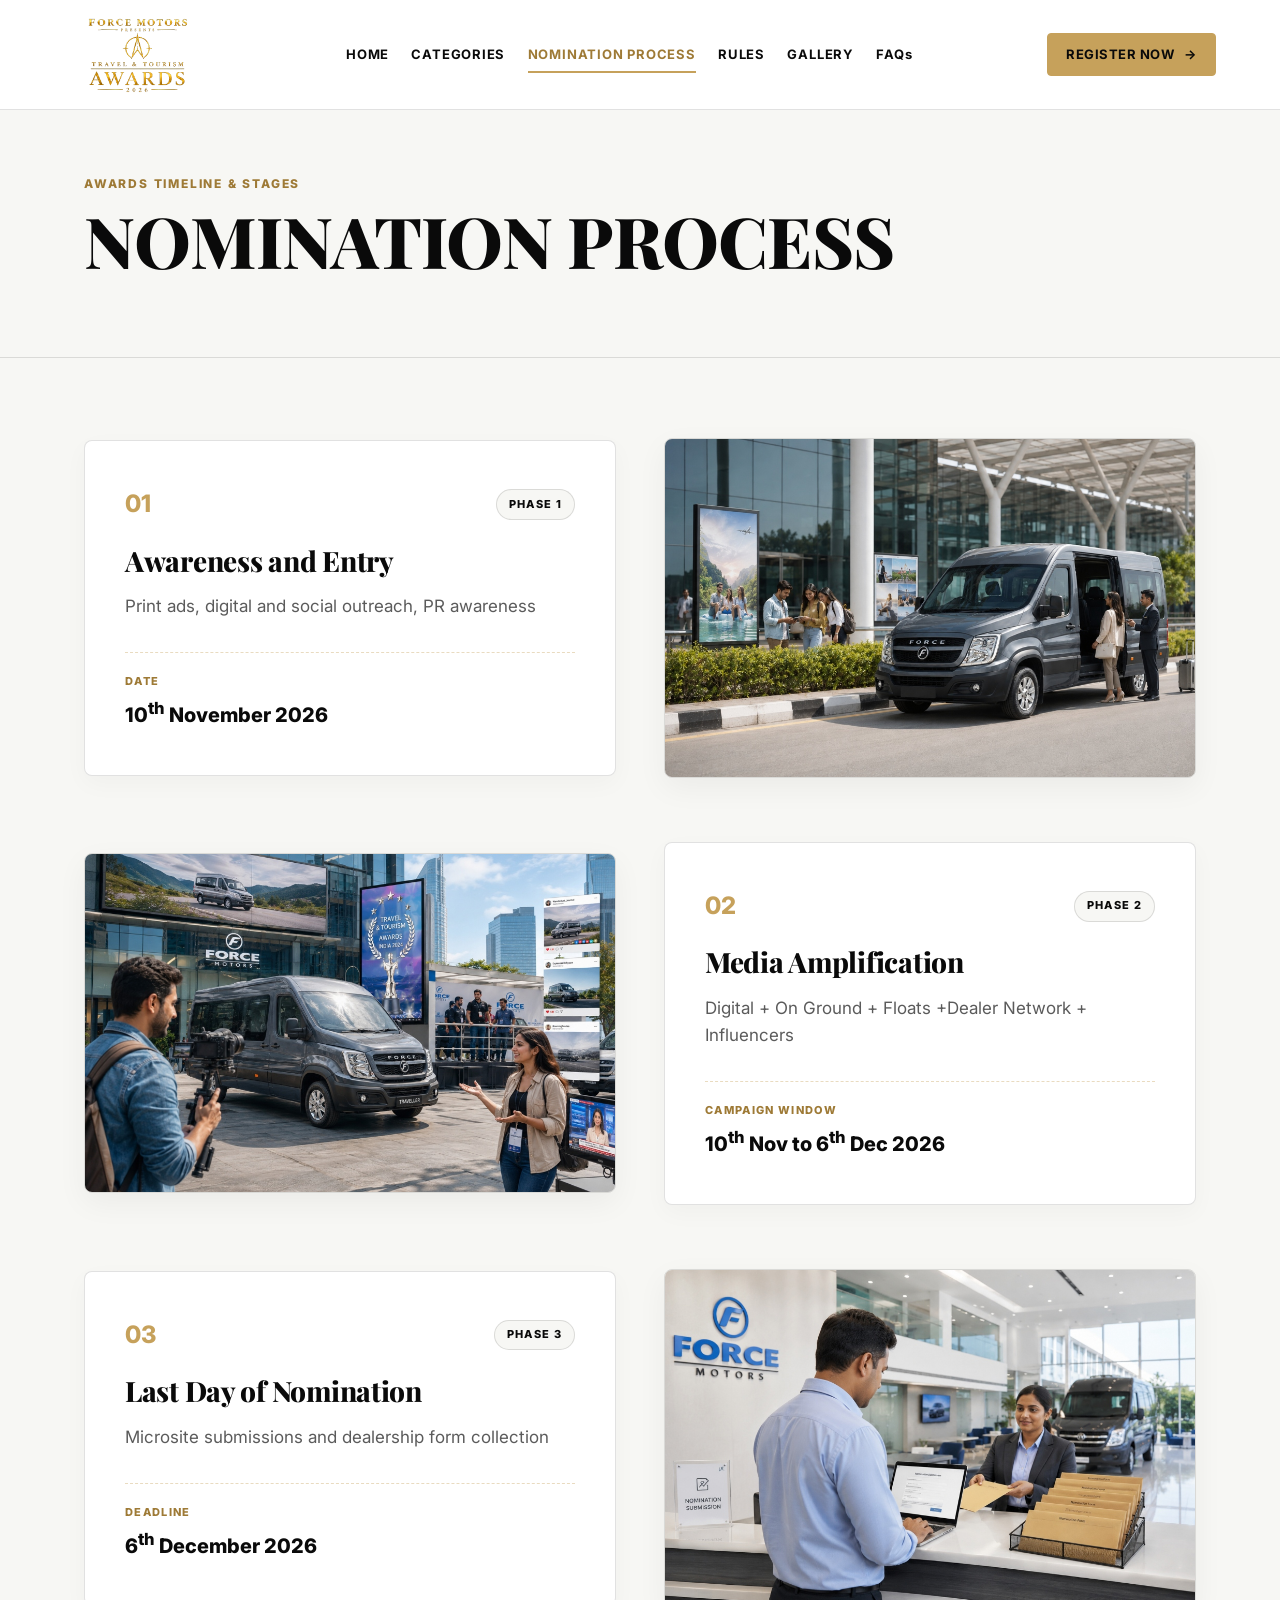
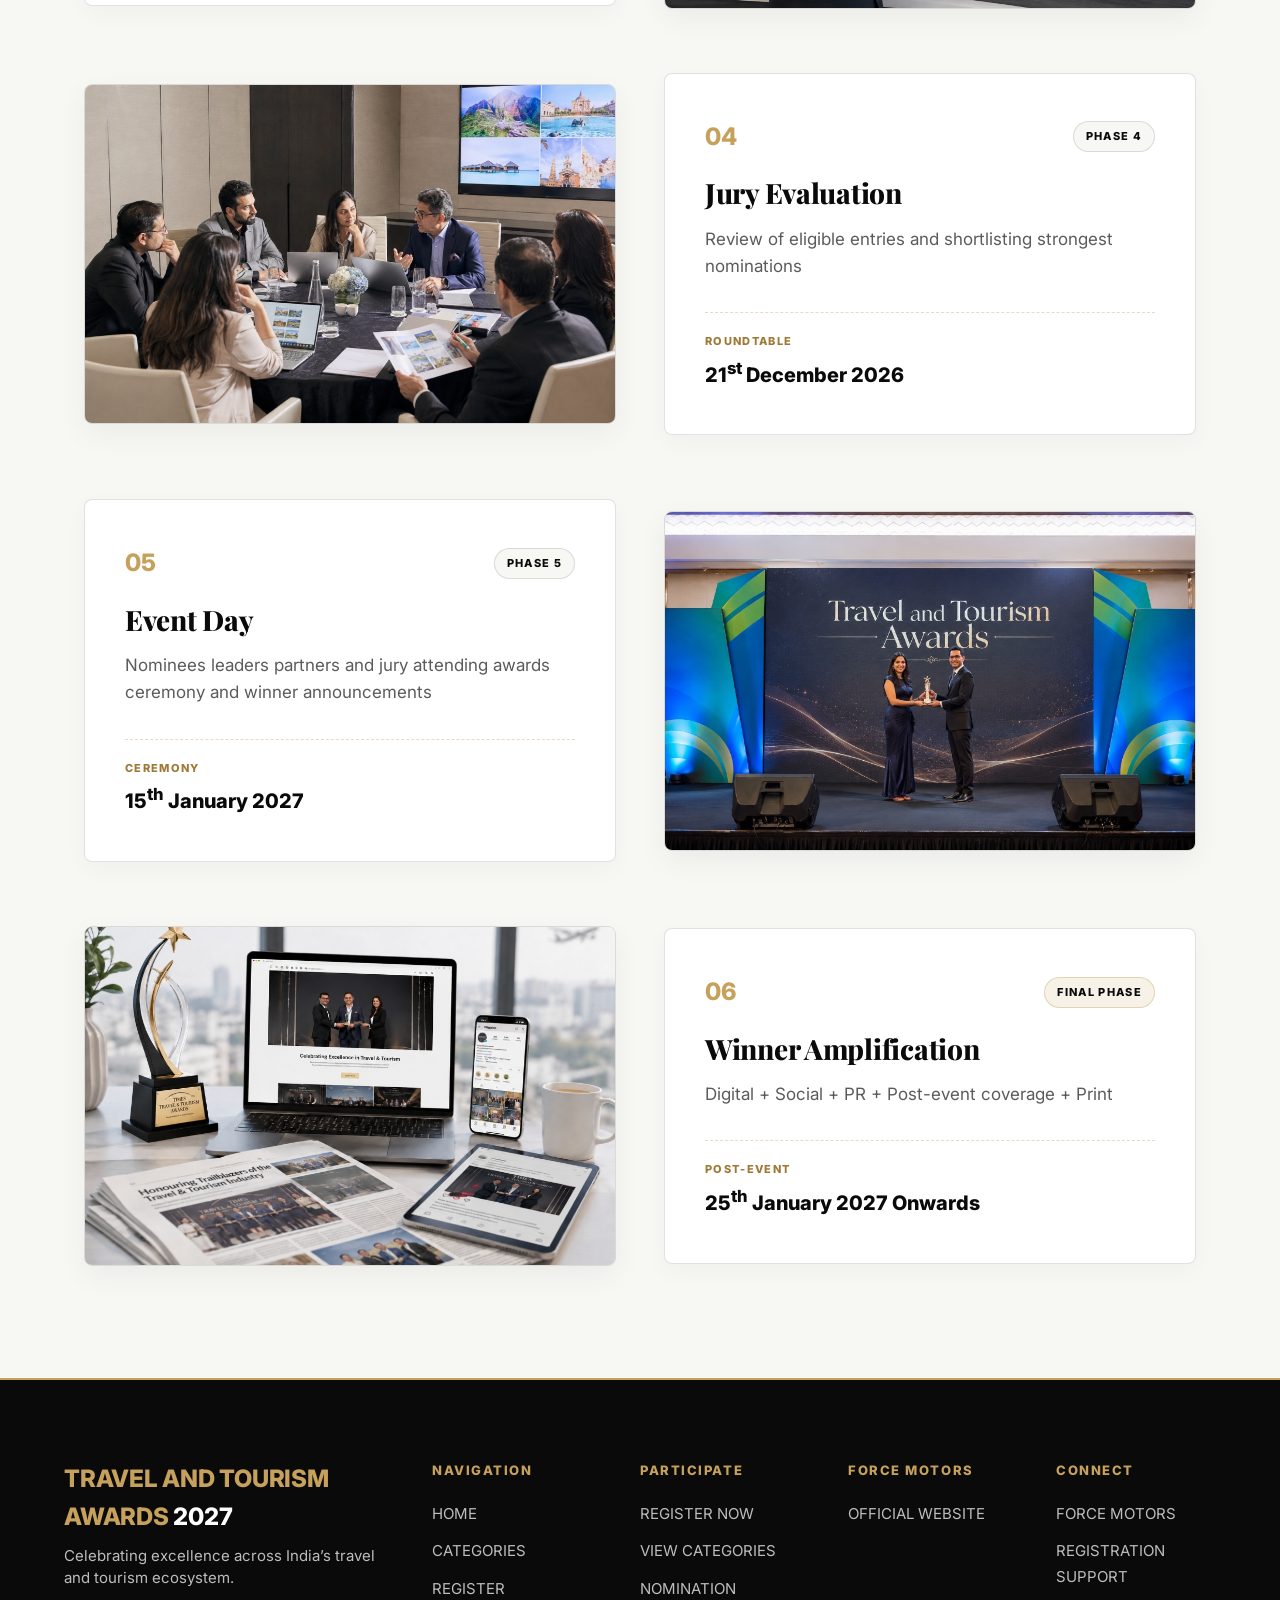
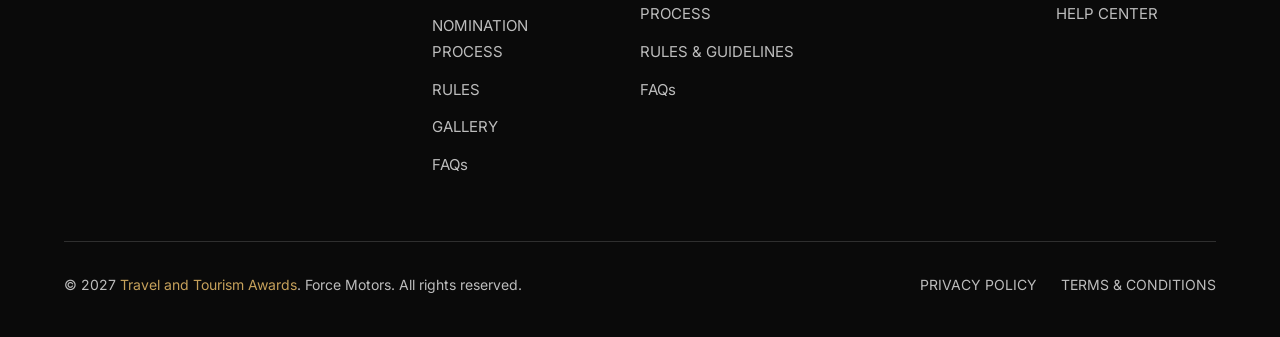
<file: nomination-process.html>
<!DOCTYPE html>
<html lang="en">

<head>
  <meta charset="UTF-8">
  <meta name="viewport" content="width=device-width, initial-scale=1.0">
  <title>Nomination Process | Travel and Tourism Awards</title>
  <meta name="description" content="Discover the complete 6-stage nomination process timeline for FORCE MOTORS PRESENTS TRAVEL AND TOURISM AWARDS.">

  <link rel="preconnect" href="https://fonts.googleapis.com">
  <link rel="preconnect" href="https://fonts.gstatic.com" crossorigin>
  <link
    href="https://fonts.googleapis.com/css2?family=Inter:wght@300;400;500;600;700&family=Playfair+Display:ital,wght@0,400;0,500;0,600;0,700;1,400;1,500&display=swap"
    rel="stylesheet">

  <link rel="stylesheet" href="css/variables.css">
  <link rel="stylesheet" href="css/base.css">
  <link rel="stylesheet" href="css/components.css">
  <link rel="stylesheet" href="css/pages.css">
  <link rel="stylesheet" href="css/responsive.css">
</head>

<body>

  <!-- GLOBAL HEADER -->
  <header class="site-header">
    <div class="container header-container">
      <div class="header-brand-group">
        <a href="index.html" class="site-logo-link" aria-label="Travel and Tourism Awards Homepage">
          <img src="assets/awards_logo.png" alt="Travel & Tourism Awards 2026 - Presented by Force Motors India" class="nav-brand-logo">
        </a>
      </div>

      <nav class="main-nav" aria-label="Primary Navigation">
        <a href="index.html" class="nav-link">HOME</a>
        <a href="categories.html" class="nav-link">CATEGORIES</a>
        <a href="nomination-process.html" class="nav-link active">NOMINATION PROCESS</a>
        <a href="rules.html" class="nav-link">RULES</a>
        <a href="gallery.html" class="nav-link">GALLERY</a>
        <a href="faq.html" class="nav-link">FAQs</a>
      </nav>

      <div class="header-actions">
        <a href="https://forms.gle/sW1JJXMcxDuPuCFt5" target="_blank" rel="noopener" class="btn btn-primary">
          REGISTER NOW <span class="btn-arrow">→</span>
        </a>
        <button class="mobile-nav-toggle" aria-label="Toggle navigation menu" aria-expanded="false">
          <span></span>
          <span></span>
          <span></span>
        </button>
      </div>
    </div>
  </header>

  <!-- MOBILE NAVIGATION DRAWER -->
  <div class="mobile-nav-drawer" aria-hidden="true">
    <div class="mobile-nav-links">
      <a href="index.html" class="mobile-nav-link">HOME</a>
      <a href="categories.html" class="mobile-nav-link">CATEGORIES</a>
      <a href="nomination-process.html" class="mobile-nav-link active">NOMINATION PROCESS</a>
      <a href="rules.html" class="mobile-nav-link">RULES</a>
      <a href="gallery.html" class="mobile-nav-link">GALLERY</a>
      <a href="faq.html" class="mobile-nav-link">FAQs</a>
    </div>
  </div>

  <main>
    <!-- HERO SECTION (WHITISH BACKGROUND) -->
    <section style="background-color: var(--off-white); color: var(--black); padding-block: 4rem 5rem; border-bottom: 1px solid var(--border-light);">
      <div class="container" style="max-width: 1240px; padding-inline: clamp(20px, 5vw, 72px);">
        <span class="micro-label" style="color: var(--gold-dark); font-weight: 800; letter-spacing: 0.15em; display: block; margin-bottom: 0.75rem;">AWARDS TIMELINE & STAGES</span>
        <h1 style="font-size: clamp(2.5rem, 5.5vw, 5.25rem); font-weight: 800; line-height: 1.02; text-transform: uppercase; margin-bottom: 0; color: var(--black);">
          NOMINATION PROCESS
        </h1>
      </div>
    </section>

    <!-- NOMINATION PROCESS ALTERNATING TIMELINE SECTION -->
    <section class="process-alternating-section">
      <div class="container" style="max-width: 1240px; padding-inline: clamp(20px, 5vw, 72px);">
        
        <div class="process-alternating-list">
          
          <!-- STAGE 01 -->
          <div class="process-step-row">
            <div class="process-step-card">
              <div class="process-step-header">
                <span class="process-number">01</span>
                <span class="process-badge">PHASE 1</span>
              </div>
              <h2 class="process-heading">Awareness and Entry</h2>
              <p class="process-description">Print ads, digital and social outreach, PR awareness</p>
              <div class="process-date-wrapper">
                <span class="process-date-label">DATE</span>
                <div class="process-date">10<sup>th</sup> November 2026</div>
              </div>
            </div>
            <div class="process-step-image">
              <img src="assets/phase_1_awareness.jpg" alt="Awareness and Entry">
            </div>
          </div>

          <!-- STAGE 02 -->
          <div class="process-step-row process-step-row-reverse">
            <div class="process-step-card">
              <div class="process-step-header">
                <span class="process-number">02</span>
                <span class="process-badge">PHASE 2</span>
              </div>
              <h2 class="process-heading">Media Amplification</h2>
              <p class="process-description">Digital + On Ground + Floats +Dealer Network + Influencers</p>
              <div class="process-date-wrapper">
                <span class="process-date-label">CAMPAIGN WINDOW</span>
                <div class="process-date">10<sup>th</sup> Nov to 6<sup>th</sup> Dec 2026</div>
              </div>
            </div>
            <div class="process-step-image">
              <img src="assets/phase_4_media_amplification.jpg" alt="Media Amplification">
            </div>
          </div>

          <!-- STAGE 03 -->
          <div class="process-step-row">
            <div class="process-step-card">
              <div class="process-step-header">
                <span class="process-number">03</span>
                <span class="process-badge">PHASE 3</span>
              </div>
              <h2 class="process-heading">Last Day of Nomination</h2>
              <p class="process-description">Microsite submissions and dealership form collection</p>
              <div class="process-date-wrapper">
                <span class="process-date-label">DEADLINE</span>
                <div class="process-date">6<sup>th</sup> December 2026</div>
              </div>
            </div>
            <div class="process-step-image">
              <img src="assets/phase_2_nomination_deadline.jpg" alt="Last Day of Nomination">
            </div>
          </div>

          <!-- STAGE 04 -->
          <div class="process-step-row process-step-row-reverse">
            <div class="process-step-card">
              <div class="process-step-header">
                <span class="process-number">04</span>
                <span class="process-badge">PHASE 4</span>
              </div>
              <h2 class="process-heading">Jury Evaluation</h2>
              <p class="process-description">Review of eligible entries and shortlisting strongest nominations</p>
              <div class="process-date-wrapper">
                <span class="process-date-label">ROUNDTABLE</span>
                <div class="process-date">21<sup>st</sup> December 2026</div>
              </div>
            </div>
            <div class="process-step-image">
              <img src="assets/phase_3_jury_evaluation.jpg" alt="Jury Evaluation">
            </div>
          </div>

          <!-- STAGE 05 -->
          <div class="process-step-row">
            <div class="process-step-card">
              <div class="process-step-header">
                <span class="process-number">05</span>
                <span class="process-badge">PHASE 5</span>
              </div>
              <h2 class="process-heading">Event Day</h2>
              <p class="process-description">Nominees leaders partners and jury attending awards ceremony and winner announcements</p>
              <div class="process-date-wrapper">
                <span class="process-date-label">CEREMONY</span>
                <div class="process-date">15<sup>th</sup> January 2027</div>
              </div>
            </div>
            <div class="process-step-image">
              <img src="assets/phase_5_event_day.jpg" alt="Event Day">
            </div>
          </div>

          <!-- STAGE 06 -->
          <div class="process-step-row process-step-row-reverse">
            <div class="process-step-card">
              <div class="process-step-header">
                <span class="process-number">06</span>
                <span class="process-badge process-badge-gold">FINAL PHASE</span>
              </div>
              <h2 class="process-heading">Winner Amplification</h2>
              <p class="process-description">Digital + Social + PR + Post-event coverage + Print</p>
              <div class="process-date-wrapper">
                <span class="process-date-label">POST-EVENT</span>
                <div class="process-date">25<sup>th</sup> January 2027 Onwards</div>
              </div>
            </div>
            <div class="process-step-image">
              <img src="assets/phase_6_winner_amplification.jpg" alt="Winner Amplification">
            </div>
          </div>

        </div>

      </div>
    </section>
  </main>

  <!-- GLOBAL FOOTER -->
  <footer class="site-footer">
    <div class="container">
      <div class="footer-grid">
        <div class="footer-brand-col">
          <div class="footer-logo-title"><span class="text-gold">TRAVEL AND TOURISM AWARDS</span> 2027</div>
          <p class="footer-tagline">Celebrating excellence across India’s travel and tourism ecosystem.</p>
        </div>

        <div>
          <div class="footer-col-heading">NAVIGATION</div>
          <ul class="footer-links">
            <li><a href="index.html">HOME</a></li>
            <li><a href="categories.html">CATEGORIES</a></li>
            <li><a href="https://forms.gle/sW1JJXMcxDuPuCFt5" target="_blank" rel="noopener">REGISTER</a></li>
            <li><a href="nomination-process.html">NOMINATION PROCESS</a></li>
            <li><a href="rules.html">RULES</a></li>
            <li><a href="gallery.html">GALLERY</a></li>
            <li><a href="faq.html">FAQs</a></li>
          </ul>
        </div>

        <div>
          <div class="footer-col-heading">PARTICIPATE</div>
          <ul class="footer-links">
            <li><a href="https://forms.gle/sW1JJXMcxDuPuCFt5" target="_blank" rel="noopener">REGISTER NOW</a></li>
            <li><a href="categories.html">VIEW CATEGORIES</a></li>
            <li><a href="nomination-process.html">NOMINATION PROCESS</a></li>
            <li><a href="rules.html">RULES & GUIDELINES</a></li>
            <li><a href="faq.html">FAQs</a></li>
          </ul>
        </div>

        <div>
          <div class="footer-col-heading">FORCE MOTORS</div>
          <ul class="footer-links">
            <li><a href="https://www.forcemotors.com" target="_blank" rel="noopener">OFFICIAL WEBSITE</a></li>
          </ul>
        </div>

        <div>
          <div class="footer-col-heading">CONNECT</div>
          <ul class="footer-links">
            <li><a href="rules.html">FORCE MOTORS</a></li>
            <li><a href="https://forms.gle/sW1JJXMcxDuPuCFt5" target="_blank" rel="noopener">REGISTRATION SUPPORT</a></li>
            <li><a href="faq.html">HELP CENTER</a></li>
          </ul>
        </div>
      </div>

      <div class="footer-bottom">
        <div>© 2027 <span class="text-gold">Travel and Tourism Awards</span>. Force Motors. All rights reserved.</div>
        <div class="footer-bottom-links">
          <a href="rules.html">PRIVACY POLICY</a>
          <a href="rules.html">TERMS & CONDITIONS</a>
        </div>
      </div>
    </div>
  </footer>

  <script src="js/config.js"></script>
  <script src="js/main.js"></script>
</body>

</html>
</file>
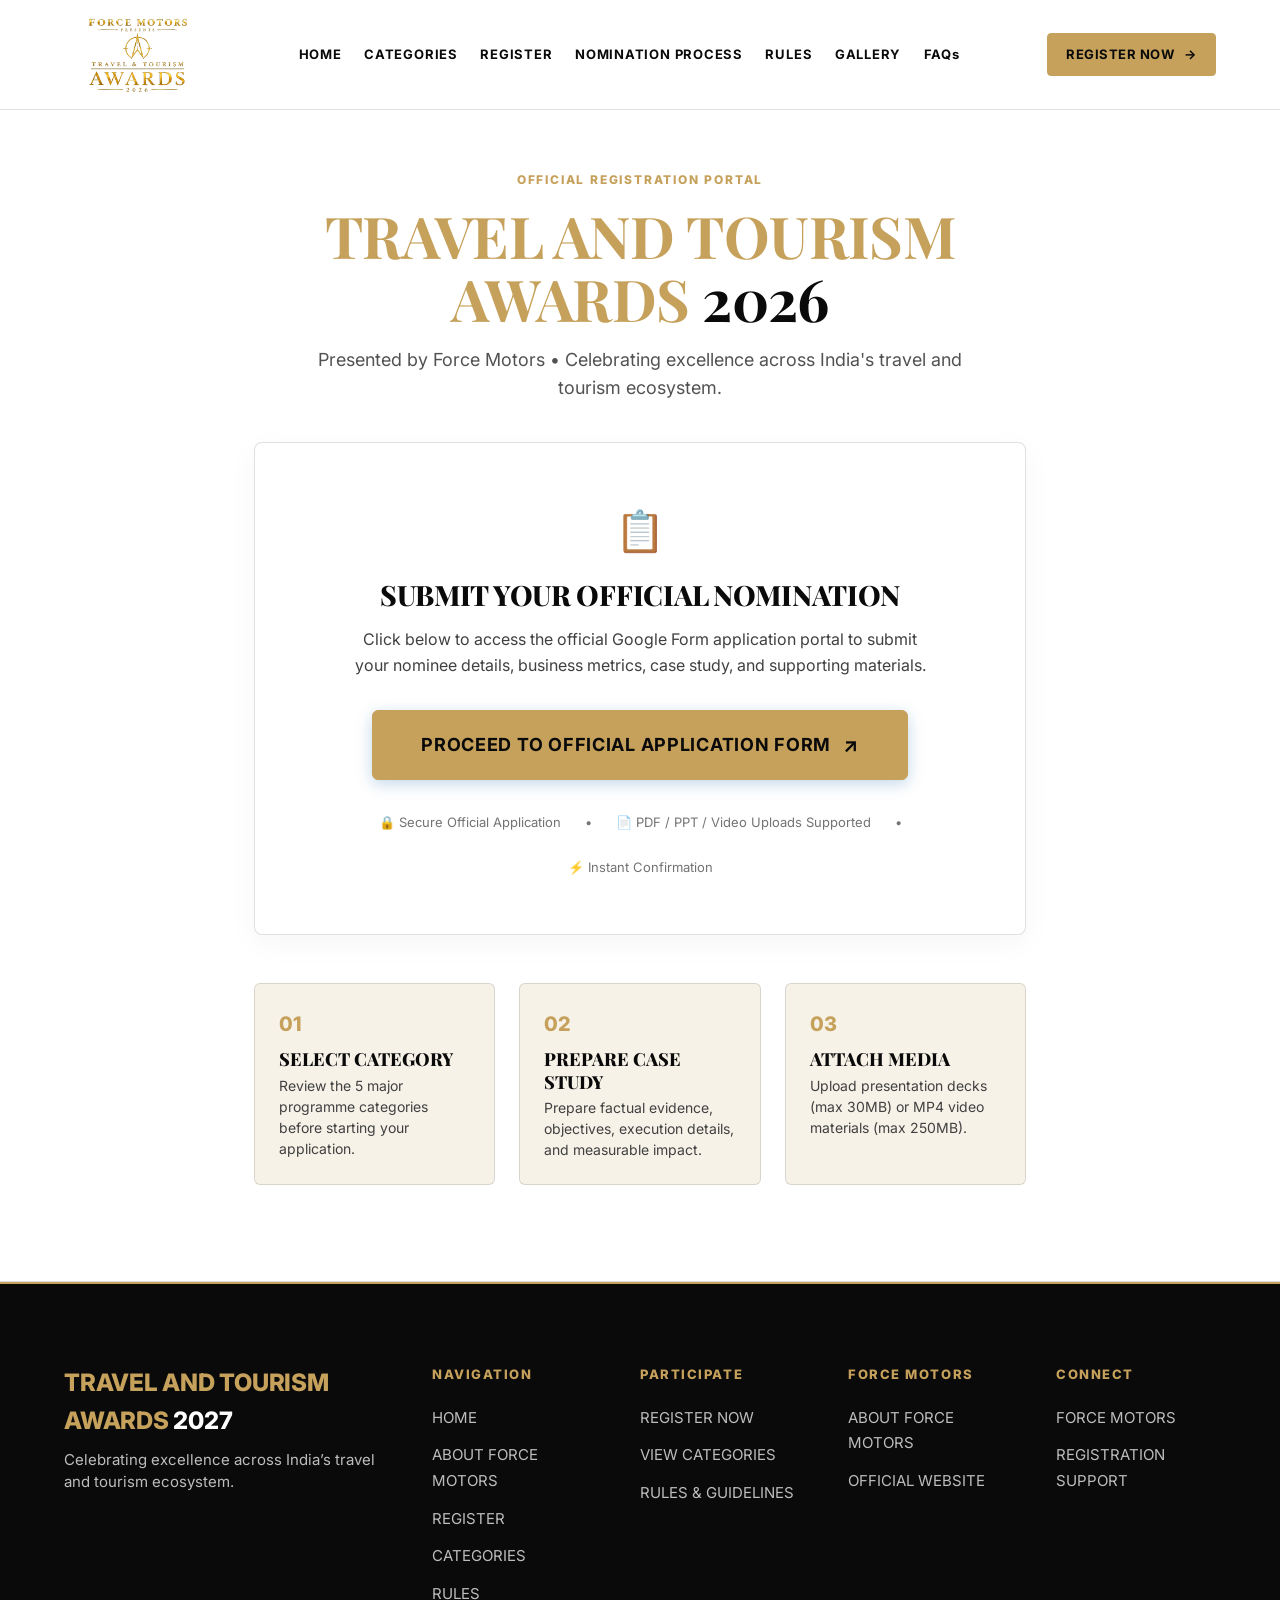
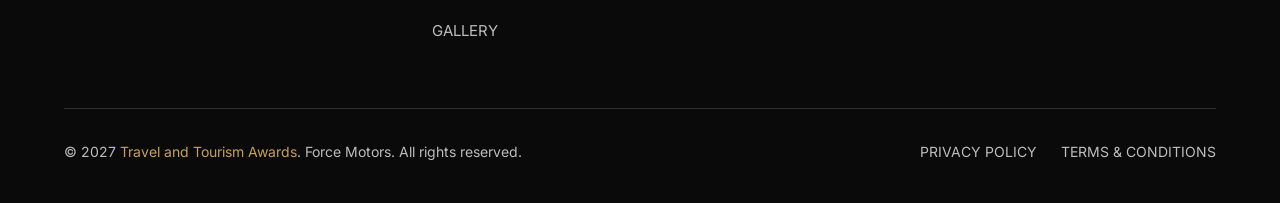
<file: register.html>
<!DOCTYPE html>
<html lang="en">
<head>
  <meta charset="UTF-8">
  <meta name="viewport" content="width=device-width, initial-scale=1.0">
  <title>Registration | Travel and Tourism Awards 2026</title>
  <meta name="description" content="Submit your official registration for Travel and Tourism Awards 2026 presented by Force Motors. Multi-step entry portal.">
  
  <link rel="preconnect" href="https://fonts.googleapis.com">
  <link rel="preconnect" href="https://fonts.gstatic.com" crossorigin>
  <link href="https://fonts.googleapis.com/css2?family=Inter:wght@300;400;500;600;700&family=Playfair+Display:ital,wght@0,400;0,500;0,600;0,700;1,400;1,500&display=swap" rel="stylesheet">
  
  <link rel="stylesheet" href="css/variables.css">
  <link rel="stylesheet" href="css/base.css">
  <link rel="stylesheet" href="css/components.css">
  <link rel="stylesheet" href="css/pages.css">
  <link rel="stylesheet" href="css/responsive.css">
</head>
<body>

  <header class="site-header">
    <div class="container header-container">
      <div class="header-brand-group">
        <a href="index.html" class="site-logo-link" aria-label="Travel and Tourism Awards Homepage">
          <img src="assets/awards_logo.png" alt="Travel & Tourism Awards 2026 - Presented by Force Motors India" class="nav-brand-logo">
        </a>
      </div>
      <nav class="main-nav">
        <a href="index.html" class="nav-link">HOME</a>
        <a href="categories.html" class="nav-link">CATEGORIES</a>
        <a href="https://forms.gle/sW1JJXMcxDuPuCFt5" target="_blank" rel="noopener" class="nav-link active">REGISTER</a>
        <a href="nomination-process.html" class="nav-link">NOMINATION PROCESS</a>
        <a href="rules.html" class="nav-link">RULES</a>
        <a href="gallery.html" class="nav-link">GALLERY</a>
        <a href="faq.html" class="nav-link">FAQs</a>
      </nav>
      <div class="header-actions">
        <a href="https://forms.gle/sW1JJXMcxDuPuCFt5" target="_blank" rel="noopener" class="btn btn-primary active">REGISTER NOW <span class="btn-arrow">→</span></a>
        <button class="mobile-nav-toggle" aria-label="Toggle menu"><span></span><span></span><span></span></button>
      </div>
    </div>
  </header>

  <!-- MOBILE NAVIGATION DRAWER -->
  <div class="mobile-nav-drawer" aria-hidden="true">
    <div class="mobile-nav-links">
      <a href="index.html" class="mobile-nav-link">HOME</a>
      <a href="categories.html" class="mobile-nav-link">CATEGORIES</a>
      <a href="https://forms.gle/sW1JJXMcxDuPuCFt5" target="_blank" rel="noopener" class="mobile-nav-link active">REGISTER</a>
      <a href="nomination-process.html" class="mobile-nav-link">NOMINATION PROCESS</a>
      <a href="rules.html" class="mobile-nav-link">RULES</a>
      <a href="gallery.html" class="mobile-nav-link">GALLERY</a>
      <a href="faq.html" class="mobile-nav-link">FAQs</a>
    </div>
  </div>

  <main style="padding-top: calc(var(--header-height-desktop) + 1.5rem);">

    <!-- REGISTRATION LANDING HERO & CTA -->
    <section class="award-intro-section" style="border-top: none; padding-top: 2rem; padding-bottom: 6rem;">
      <div class="container" style="max-width: 900px; text-align: center;">
        <span class="micro-label" style="color: var(--force-primary); font-weight: 800; letter-spacing: 0.15em;">OFFICIAL REGISTRATION PORTAL</span>
        <h1 style="font-size: clamp(2.25rem, 4.5vw, 3.75rem); margin-block: 0.75rem 1rem; color: var(--force-dark); line-height: 1.1;">
          <span class="text-gold">TRAVEL AND TOURISM AWARDS</span> 2026
        </h1>
        <p class="body-large" style="color: var(--force-gray-600); max-width: 680px; margin-inline: auto; margin-bottom: 2.5rem;">
          Presented by Force Motors • Celebrating excellence across India's travel and tourism ecosystem.
        </p>

        <!-- MAIN REGISTRATION CARD -->
        <div style="background-color: var(--force-white); border: 1px solid var(--force-border); border-radius: 8px; padding: 3.5rem 2.5rem; box-shadow: 0 8px 30px rgba(0,0,0,0.04); margin-bottom: 3rem;">
          <div style="font-size: 2.5rem; margin-bottom: 1rem;">📋</div>
          <h2 style="font-size: 1.75rem; font-weight: 800; color: var(--force-dark); margin-bottom: 1rem;">
            SUBMIT YOUR OFFICIAL NOMINATION
          </h2>
          <p style="font-size: 1rem; color: var(--force-gray-700); max-width: 580px; margin-inline: auto; margin-bottom: 2rem; line-height: 1.6;">
            Click below to access the official Google Form application portal to submit your nominee details, business metrics, case study, and supporting materials.
          </p>

          <a href="https://forms.gle/sW1JJXMcxDuPuCFt5" target="_blank" rel="noopener noreferrer" class="btn btn-primary" style="font-size: 1.125rem; padding: 1.125rem 3rem; display: inline-flex; align-items: center; gap: 0.75rem; border-radius: 6px; box-shadow: 0 4px 15px rgba(22,100,171,0.25);">
            <span>PROCEED TO OFFICIAL APPLICATION FORM</span>
            <span style="font-size: 1.25rem;">↗</span>
          </a>

          <div style="margin-top: 2rem; font-size: 0.8125rem; color: var(--force-gray-500); display: flex; align-items: center; justify-content: center; gap: 1.5rem; flex-wrap: wrap;">
            <span>🔒 Secure Official Application</span>
            <span>•</span>
            <span>📄 PDF / PPT / Video Uploads Supported</span>
            <span>•</span>
            <span>⚡ Instant Confirmation</span>
          </div>
        </div>

        <!-- QUICK GUIDELINES GRID -->
        <div style="display: grid; grid-template-columns: repeat(3, 1fr); gap: 1.5rem; text-align: left;">
          <div style="background-color: var(--force-primary-tint); padding: 1.5rem; border-radius: 6px; border: 1px solid var(--force-border);">
            <span style="font-size: 1.25rem; font-weight: 800; color: var(--force-primary);">01</span>
            <h3 style="font-size: 1.125rem; font-weight: 800; color: var(--force-dark); margin-block: 0.5rem 0.25rem;">SELECT CATEGORY</h3>
            <p style="font-size: 0.875rem; color: var(--force-gray-700); line-height: 1.5;">Review the 5 major programme categories before starting your application.</p>
          </div>

          <div style="background-color: var(--force-primary-tint); padding: 1.5rem; border-radius: 6px; border: 1px solid var(--force-border);">
            <span style="font-size: 1.25rem; font-weight: 800; color: var(--force-primary);">02</span>
            <h3 style="font-size: 1.125rem; font-weight: 800; color: var(--force-dark); margin-block: 0.5rem 0.25rem;">PREPARE CASE STUDY</h3>
            <p style="font-size: 0.875rem; color: var(--force-gray-700); line-height: 1.5;">Prepare factual evidence, objectives, execution details, and measurable impact.</p>
          </div>

          <div style="background-color: var(--force-primary-tint); padding: 1.5rem; border-radius: 6px; border: 1px solid var(--force-border);">
            <span style="font-size: 1.25rem; font-weight: 800; color: var(--force-primary);">03</span>
            <h3 style="font-size: 1.125rem; font-weight: 800; color: var(--force-dark); margin-block: 0.5rem 0.25rem;">ATTACH MEDIA</h3>
            <p style="font-size: 0.875rem; color: var(--force-gray-700); line-height: 1.5;">Upload presentation decks (max 30MB) or MP4 video materials (max 250MB).</p>
          </div>
        </div>

      </div>
    </section>

  </main>

  <!-- GLOBAL FOOTER -->
  <footer class="site-footer">
    <div class="container">
      <div class="footer-grid">
        <div class="footer-brand-col">
          <div class="footer-logo-title"><span class="text-gold">TRAVEL AND TOURISM AWARDS</span> 2027</div>
          <p class="footer-tagline">Celebrating excellence across India’s travel and tourism ecosystem.</p>
        </div>

        <div>
          <div class="footer-col-heading">NAVIGATION</div>
          <ul class="footer-links">
            <li><a href="index.html">HOME</a></li>
            <li><a href="about.html">ABOUT FORCE MOTORS</a></li>
            <li><a href="https://forms.gle/sW1JJXMcxDuPuCFt5" target="_blank" rel="noopener">REGISTER</a></li>
            <li><a href="categories.html">CATEGORIES</a></li>
            <li><a href="rules.html">RULES</a></li>
            <li><a href="gallery.html">GALLERY</a></li>
          </ul>
        </div>

        <div>
          <div class="footer-col-heading">PARTICIPATE</div>
          <ul class="footer-links">
            <li><a href="https://forms.gle/sW1JJXMcxDuPuCFt5" target="_blank" rel="noopener">REGISTER NOW</a></li>
            <li><a href="categories.html">VIEW CATEGORIES</a></li>
            <li><a href="rules.html">RULES & GUIDELINES</a></li>
          </ul>
        </div>

        <div>
          <div class="footer-col-heading">FORCE MOTORS</div>
          <ul class="footer-links">
            <li><a href="about.html">ABOUT FORCE MOTORS</a></li>
            <li><a href="https://www.forcemotors.com" target="_blank" rel="noopener">OFFICIAL WEBSITE</a></li>
          </ul>
        </div>

        <div>
          <div class="footer-col-heading">CONNECT</div>
          <ul class="footer-links">
            <li><a href="rules.html">FORCE MOTORS</a></li>
            <li><a href="https://forms.gle/sW1JJXMcxDuPuCFt5" target="_blank" rel="noopener">REGISTRATION SUPPORT</a></li>
          </ul>
        </div>
      </div>

      <div class="footer-bottom">
        <div>© 2027 <span class="text-gold">Travel and Tourism Awards</span>. Force Motors. All rights reserved.</div>
        <div class="footer-bottom-links">
          <a href="rules.html">PRIVACY POLICY</a>
          <a href="rules.html">TERMS & CONDITIONS</a>
        </div>
      </div>
    </div>
  </footer>

  <script src="js/config.js"></script>
  <script src="js/content.js"></script>
  <script src="js/categories-data.js"></script>
  <script src="js/main.js"></script>
  <script src="js/nomination.js"></script>
</body>
</html>
</file>
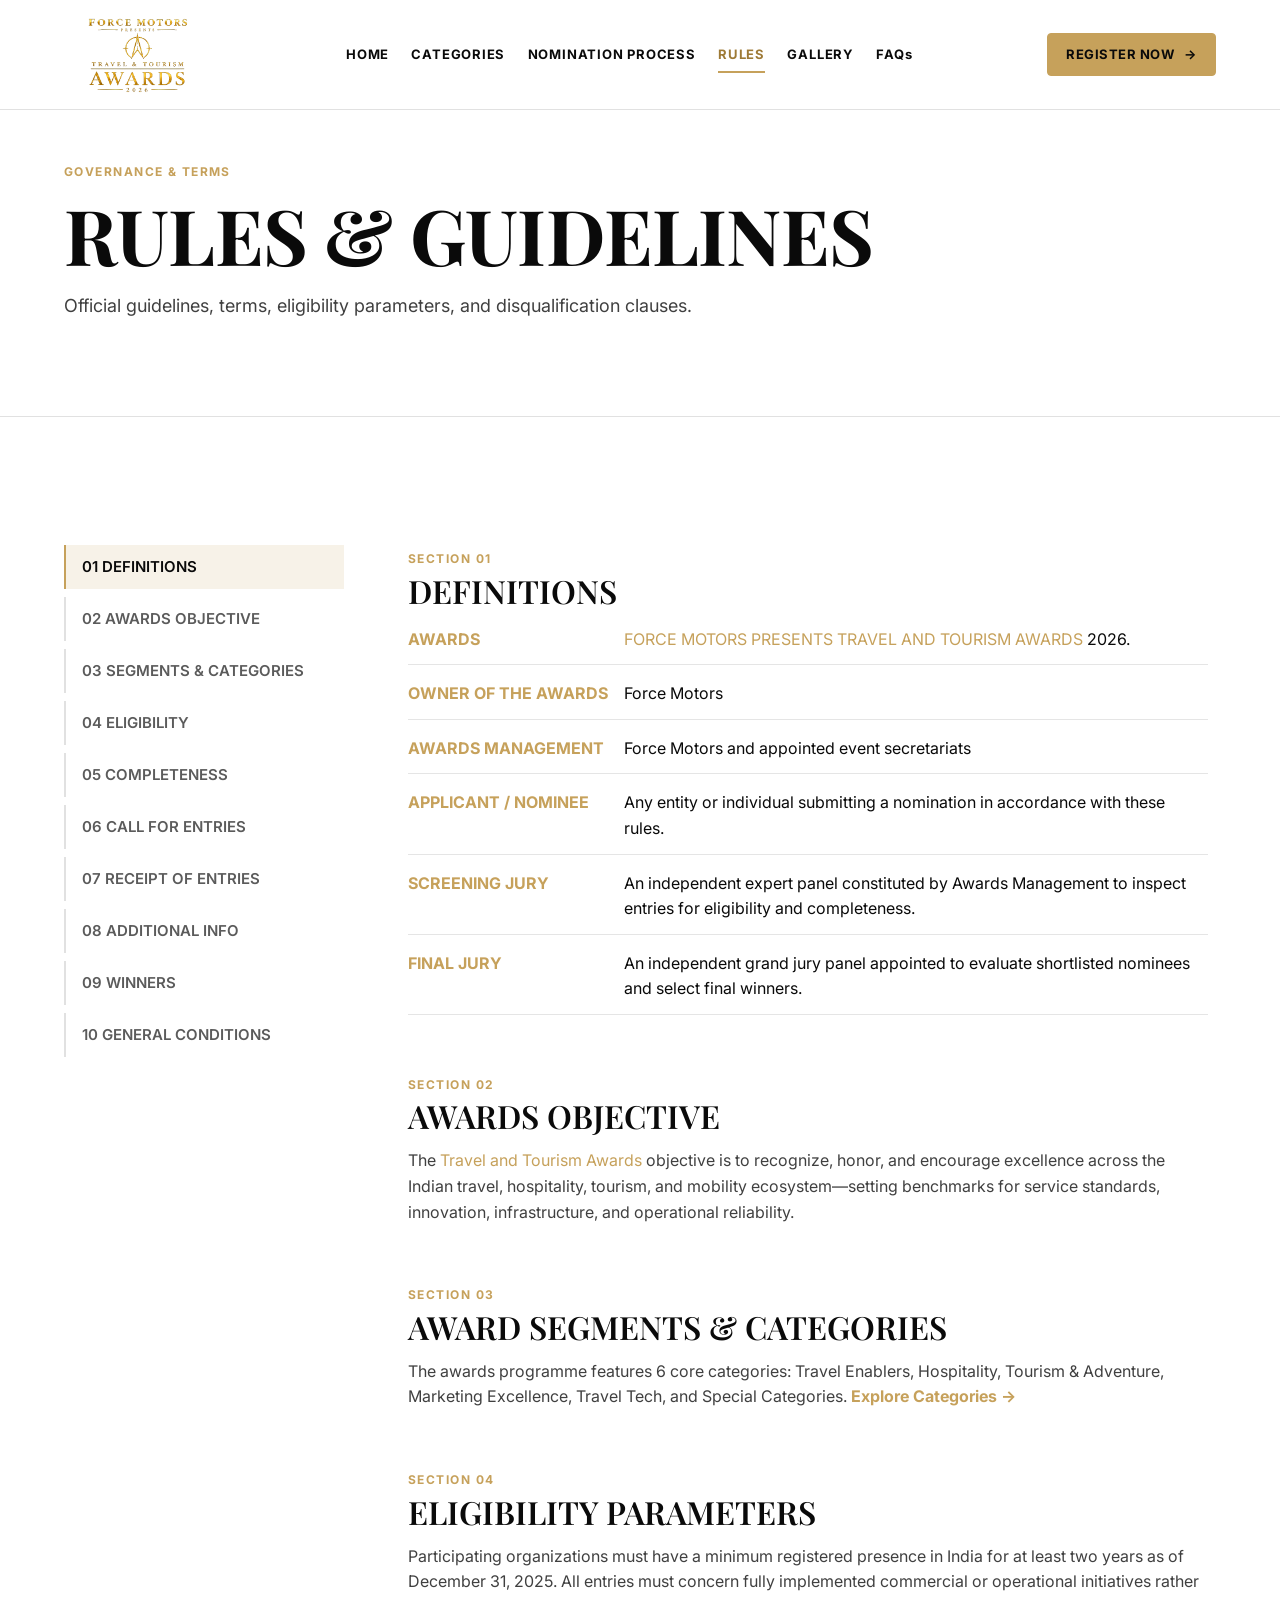
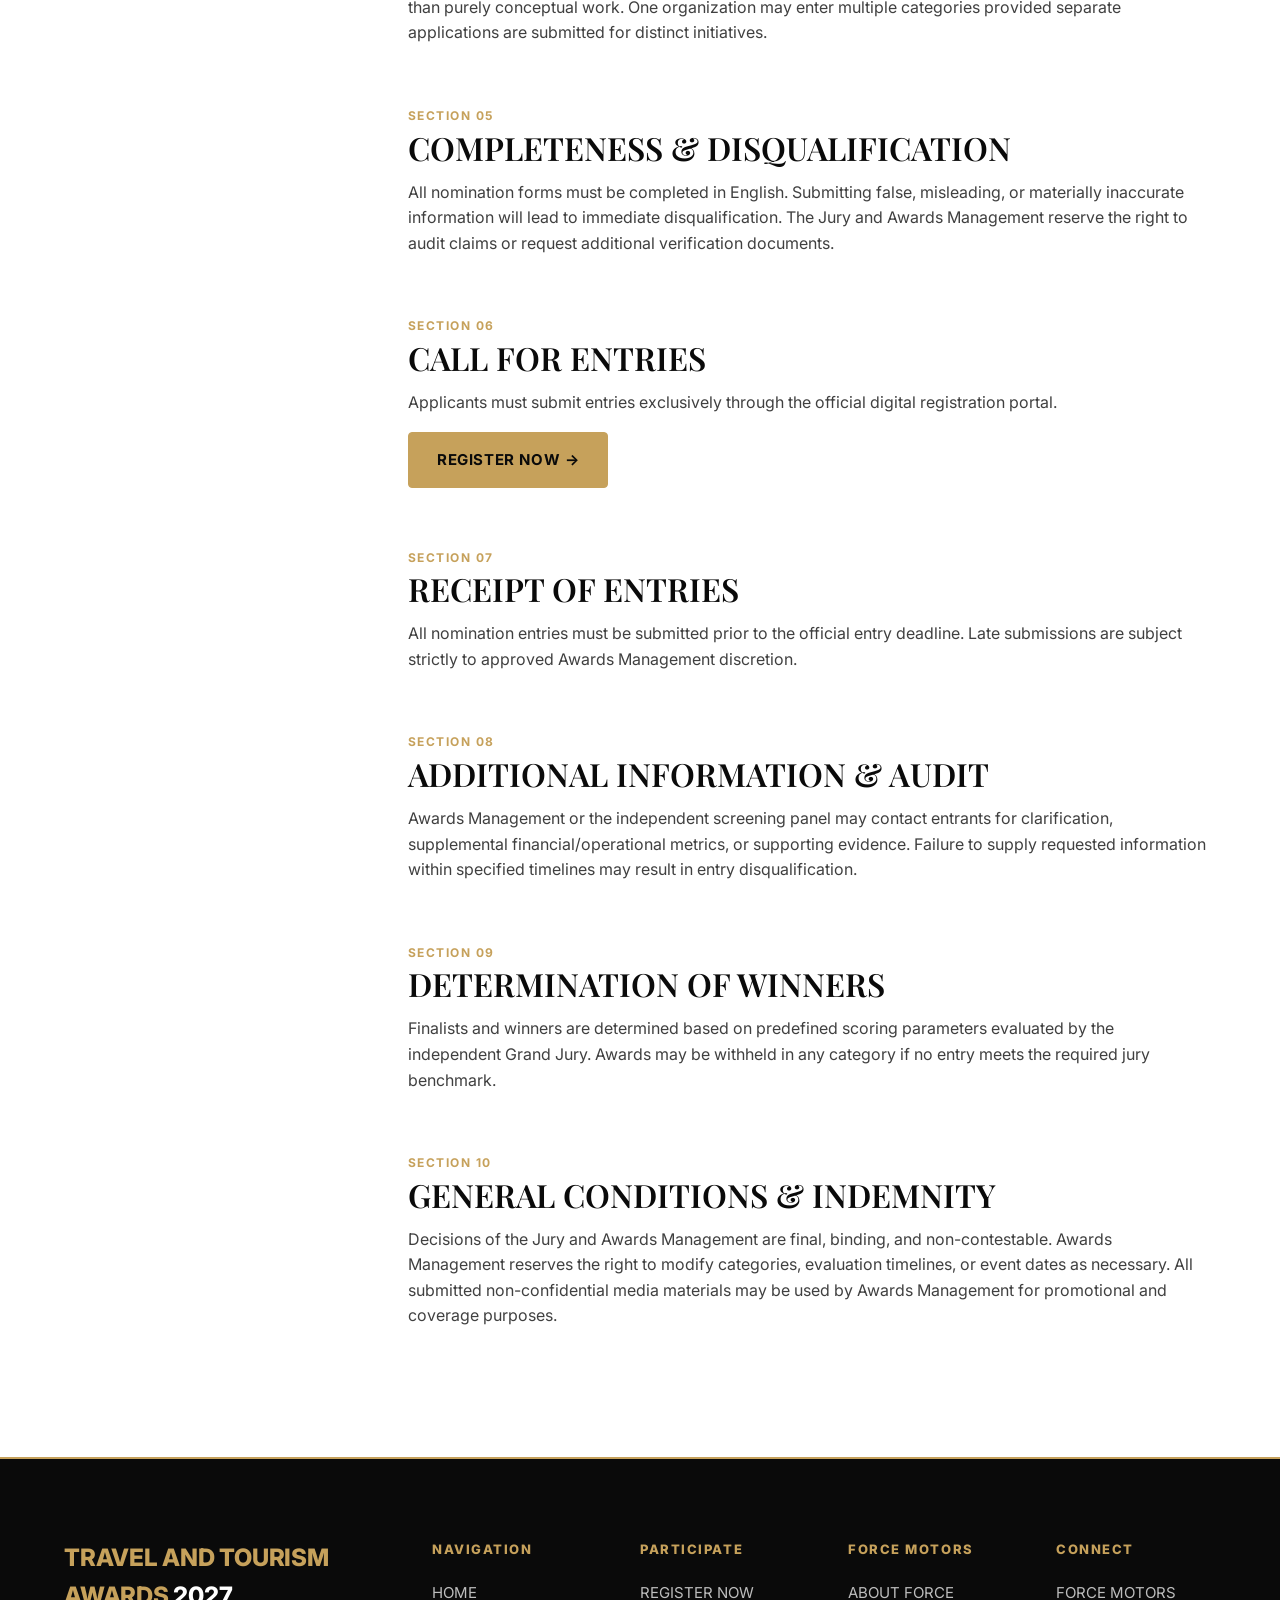
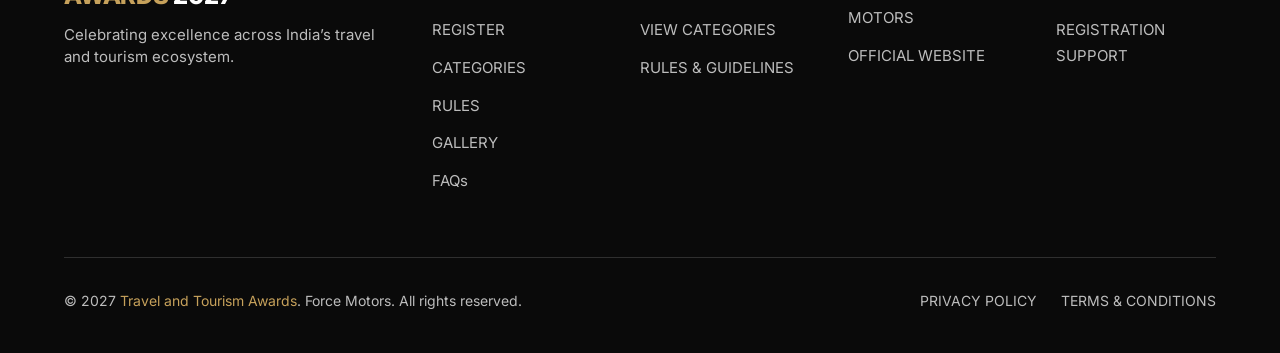
<file: rules.html>
<!DOCTYPE html>
<html lang="en">
<head>
  <meta charset="UTF-8">
  <meta name="viewport" content="width=device-width, initial-scale=1.0">
  <title>Rules & Guidelines | Travel and Tourism Awards 2026</title>
  <meta name="description" content="Official governance terms, eligibility criteria, disqualification terms, and legal clauses for Travel and Tourism Awards 2026 presented by Force Motors.">
  
  <link rel="preconnect" href="https://fonts.googleapis.com">
  <link rel="preconnect" href="https://fonts.gstatic.com" crossorigin>
  <link href="https://fonts.googleapis.com/css2?family=Inter:wght@300;400;500;600;700&family=Playfair+Display:ital,wght@0,400;0,500;0,600;0,700;1,400;1,500&display=swap" rel="stylesheet">
  
  <link rel="stylesheet" href="css/variables.css">
  <link rel="stylesheet" href="css/base.css">
  <link rel="stylesheet" href="css/components.css">
  <link rel="stylesheet" href="css/pages.css">
  <link rel="stylesheet" href="css/responsive.css">
</head>
<body>

  <!-- DEVELOPER COMMENT: LEGAL COPY TO BE APPROVED BEFORE PRODUCTION -->

  <header class="site-header">
    <div class="container header-container">
      <div class="header-brand-group">
        <a href="index.html" class="site-logo-link" aria-label="Travel and Tourism Awards Homepage">
          <img src="assets/awards_logo.png" alt="Travel & Tourism Awards 2026 - Presented by Force Motors India" class="nav-brand-logo">
        </a>
      </div>
      <nav class="main-nav" aria-label="Primary Navigation">
        <a href="index.html" class="nav-link">HOME</a>
        <a href="categories.html" class="nav-link">CATEGORIES</a>
        <a href="nomination-process.html" class="nav-link">NOMINATION PROCESS</a>
        <a href="rules.html" class="nav-link active">RULES</a>
        <a href="gallery.html" class="nav-link">GALLERY</a>
        <a href="faq.html" class="nav-link">FAQs</a>
      </nav>
      <div class="header-actions">
        <a href="https://forms.gle/sW1JJXMcxDuPuCFt5" target="_blank" rel="noopener" class="btn btn-primary">REGISTER NOW <span class="btn-arrow">→</span></a>
        <button class="mobile-nav-toggle" aria-label="Toggle menu"><span></span><span></span><span></span></button>
      </div>
    </div>
  </header>

  <!-- MOBILE NAVIGATION DRAWER -->
  <div class="mobile-nav-drawer" aria-hidden="true">
    <div class="mobile-nav-links">
      <a href="index.html" class="mobile-nav-link">HOME</a>
      <a href="categories.html" class="mobile-nav-link">CATEGORIES</a>
      <a href="nomination-process.html" class="mobile-nav-link">NOMINATION PROCESS</a>
      <a href="rules.html" class="mobile-nav-link active">RULES</a>
      <a href="gallery.html" class="mobile-nav-link">GALLERY</a>
      <a href="faq.html" class="mobile-nav-link">FAQs</a>
    </div>
  </div>

  <main style="padding-top: calc(var(--header-height-desktop) + 1.5rem);">

    <section class="award-intro-section" style="border-top: none; padding-top: 1.5rem;">
      <div class="container">
        <span class="micro-label">GOVERNANCE & TERMS</span>
        <h1 style="margin-block: 0.5rem 1rem;">RULES & GUIDELINES</h1>
        <p class="body-large">Official guidelines, terms, eligibility parameters, and disqualification clauses.</p>
      </div>
    </section>

    <div class="container" style="padding-block: 4rem;">
      <div class="rules-layout-grid">
        
        <!-- DESKTOP STICKY TOC -->
        <aside class="rules-sticky-toc">
          <a href="#sec-01" class="toc-link active">01 DEFINITIONS</a>
          <a href="#sec-02" class="toc-link">02 AWARDS OBJECTIVE</a>
          <a href="#sec-03" class="toc-link">03 SEGMENTS & CATEGORIES</a>
          <a href="#sec-04" class="toc-link">04 ELIGIBILITY</a>
          <a href="#sec-05" class="toc-link">05 COMPLETENESS</a>
          <a href="#sec-06" class="toc-link">06 CALL FOR ENTRIES</a>
          <a href="#sec-07" class="toc-link">07 RECEIPT OF ENTRIES</a>
          <a href="#sec-08" class="toc-link">08 ADDITIONAL INFO</a>
          <a href="#sec-09" class="toc-link">09 WINNERS</a>
          <a href="#sec-10" class="toc-link">10 GENERAL CONDITIONS</a>
        </aside>

        <!-- CONTENT -->
        <div class="rules-content-wrapper" style="max-width: 800px;">
          
          <div id="sec-01" class="rules-section-block" style="scroll-margin-top: 120px;">
            <span class="micro-label">SECTION 01</span>
            <h3>DEFINITIONS</h3>
            <div style="margin-top: 1rem; display: flex; flex-direction: column; gap: 1rem;">
              <div style="display: grid; grid-template-columns: 200px 1fr; gap: 1rem; padding-bottom: 0.75rem; border-bottom: 1px solid var(--force-gray-200);">
                <strong style="color: var(--force-primary);">AWARDS</strong>
                <span><span class="text-gold">FORCE MOTORS PRESENTS TRAVEL AND TOURISM AWARDS</span> 2026.</span>
              </div>
              <div style="display: grid; grid-template-columns: 200px 1fr; gap: 1rem; padding-bottom: 0.75rem; border-bottom: 1px solid var(--force-gray-200);">
                <strong style="color: var(--force-primary);">OWNER OF THE AWARDS</strong>
                <span>Force Motors</span>
              </div>
              <div style="display: grid; grid-template-columns: 200px 1fr; gap: 1rem; padding-bottom: 0.75rem; border-bottom: 1px solid var(--force-gray-200);">
                <strong style="color: var(--force-primary);">AWARDS MANAGEMENT</strong>
                <span>Force Motors and appointed event secretariats</span>
              </div>
              <div style="display: grid; grid-template-columns: 200px 1fr; gap: 1rem; padding-bottom: 0.75rem; border-bottom: 1px solid var(--force-gray-200);">
                <strong style="color: var(--force-primary);">APPLICANT / NOMINEE</strong>
                <span>Any entity or individual submitting a nomination in accordance with these rules.</span>
              </div>
              <div style="display: grid; grid-template-columns: 200px 1fr; gap: 1rem; padding-bottom: 0.75rem; border-bottom: 1px solid var(--force-gray-200);">
                <strong style="color: var(--force-primary);">SCREENING JURY</strong>
                <span>An independent expert panel constituted by Awards Management to inspect entries for eligibility and completeness.</span>
              </div>
              <div style="display: grid; grid-template-columns: 200px 1fr; gap: 1rem; padding-bottom: 0.75rem; border-bottom: 1px solid var(--force-gray-200);">
                <strong style="color: var(--force-primary);">FINAL JURY</strong>
                <span>An independent grand jury panel appointed to evaluate shortlisted nominees and select final winners.</span>
              </div>
            </div>
          </div>

          <div id="sec-02" class="rules-section-block" style="scroll-margin-top: 120px;">
            <span class="micro-label">SECTION 02</span>
            <h3>AWARDS OBJECTIVE</h3>
            <p class="body-main" style="margin-top: 0.75rem;">
              The <span class="text-gold">Travel and Tourism Awards</span> objective is to recognize, honor, and encourage excellence across the Indian travel, hospitality, tourism, and mobility ecosystem—setting benchmarks for service standards, innovation, infrastructure, and operational reliability.
            </p>
          </div>

          <div id="sec-03" class="rules-section-block" style="scroll-margin-top: 120px;">
            <span class="micro-label">SECTION 03</span>
            <h3>AWARD SEGMENTS & CATEGORIES</h3>
            <p class="body-main" style="margin-top: 0.75rem;">
              The awards programme features 6 core categories: Travel Enablers, Hospitality, Tourism & Adventure, Marketing Excellence, Travel Tech, and Special Categories. <a href="categories.html" style="color: var(--gold); font-weight: 700;">Explore Categories →</a>
            </p>
          </div>

          <div id="sec-04" class="rules-section-block" style="scroll-margin-top: 120px;">
            <span class="micro-label">SECTION 04</span>
            <h3>ELIGIBILITY PARAMETERS</h3>
            <p class="body-main" style="margin-top: 0.75rem;">
              Participating organizations must have a minimum registered presence in India for at least two years as of December 31, 2025. All entries must concern fully implemented commercial or operational initiatives rather than purely conceptual work. One organization may enter multiple categories provided separate applications are submitted for distinct initiatives.
            </p>
          </div>

          <div id="sec-05" class="rules-section-block" style="scroll-margin-top: 120px;">
            <span class="micro-label">SECTION 05</span>
            <h3>COMPLETENESS & DISQUALIFICATION</h3>
            <p class="body-main" style="margin-top: 0.75rem;">
              All nomination forms must be completed in English. Submitting false, misleading, or materially inaccurate information will lead to immediate disqualification. The Jury and Awards Management reserve the right to audit claims or request additional verification documents.
            </p>
          </div>

          <div id="sec-06" class="rules-section-block" style="scroll-margin-top: 120px;">
            <span class="micro-label">SECTION 06</span>
            <h3>CALL FOR ENTRIES</h3>
            <p class="body-main" style="margin-top: 0.75rem;">
              Applicants must submit entries exclusively through the official digital registration portal.
            </p>
            <div style="margin-top: 1rem;">
              <a href="https://forms.gle/sW1JJXMcxDuPuCFt5" target="_blank" rel="noopener" class="btn btn-primary">REGISTER NOW →</a>
            </div>
          </div>

          <div id="sec-07" class="rules-section-block" style="scroll-margin-top: 120px;">
            <span class="micro-label">SECTION 07</span>
            <h3>RECEIPT OF ENTRIES</h3>
            <p class="body-main" style="margin-top: 0.75rem;">
              All nomination entries must be submitted prior to the official entry deadline. Late submissions are subject strictly to approved Awards Management discretion.
            </p>
          </div>

          <div id="sec-08" class="rules-section-block" style="scroll-margin-top: 120px;">
            <span class="micro-label">SECTION 08</span>
            <h3>ADDITIONAL INFORMATION & AUDIT</h3>
            <p class="body-main" style="margin-top: 0.75rem;">
              Awards Management or the independent screening panel may contact entrants for clarification, supplemental financial/operational metrics, or supporting evidence. Failure to supply requested information within specified timelines may result in entry disqualification.
            </p>
          </div>

          <div id="sec-09" class="rules-section-block" style="scroll-margin-top: 120px;">
            <span class="micro-label">SECTION 09</span>
            <h3>DETERMINATION OF WINNERS</h3>
            <p class="body-main" style="margin-top: 0.75rem;">
              Finalists and winners are determined based on predefined scoring parameters evaluated by the independent Grand Jury. Awards may be withheld in any category if no entry meets the required jury benchmark.
            </p>
          </div>

          <div id="sec-10" class="rules-section-block" style="scroll-margin-top: 120px;">
            <span class="micro-label">SECTION 10</span>
            <h3>GENERAL CONDITIONS & INDEMNITY</h3>
            <p class="body-main" style="margin-top: 0.75rem;">
              Decisions of the Jury and Awards Management are final, binding, and non-contestable. Awards Management reserves the right to modify categories, evaluation timelines, or event dates as necessary. All submitted non-confidential media materials may be used by Awards Management for promotional and coverage purposes.
            </p>
          </div>

        </div>
      </div>
    </div>
  </main>

  <!-- GLOBAL FOOTER -->
  <footer class="site-footer">
    <div class="container">
      <div class="footer-grid">
        <div class="footer-brand-col">
          <div class="footer-logo-title"><span class="text-gold">TRAVEL AND TOURISM AWARDS</span> 2027</div>
          <p class="footer-tagline">Celebrating excellence across India’s travel and tourism ecosystem.</p>
        </div>

        <div>
          <div class="footer-col-heading">NAVIGATION</div>
          <ul class="footer-links">
            <li><a href="index.html">HOME</a></li>
            <li><a href="https://forms.gle/sW1JJXMcxDuPuCFt5" target="_blank" rel="noopener">REGISTER</a></li>
            <li><a href="categories.html">CATEGORIES</a></li>
            <li><a href="rules.html">RULES</a></li>
            <li><a href="gallery.html">GALLERY</a></li>
            <li><a href="faq.html">FAQs</a></li>
          </ul>
        </div>

        <div>
          <div class="footer-col-heading">PARTICIPATE</div>
          <ul class="footer-links">
            <li><a href="https://forms.gle/sW1JJXMcxDuPuCFt5" target="_blank" rel="noopener">REGISTER NOW</a></li>
            <li><a href="categories.html">VIEW CATEGORIES</a></li>
            <li><a href="rules.html">RULES & GUIDELINES</a></li>
          </ul>
        </div>

        <div>
          <div class="footer-col-heading">FORCE MOTORS</div>
          <ul class="footer-links">
            <li><a href="about.html">ABOUT FORCE MOTORS</a></li>
            <li><a href="https://www.forcemotors.com" target="_blank" rel="noopener">OFFICIAL WEBSITE</a></li>
          </ul>
        </div>

        <div>
          <div class="footer-col-heading">CONNECT</div>
          <ul class="footer-links">
            <li><a href="rules.html">FORCE MOTORS</a></li>
            <li><a href="https://forms.gle/sW1JJXMcxDuPuCFt5" target="_blank" rel="noopener">REGISTRATION SUPPORT</a></li>
          </ul>
        </div>
      </div>

      <div class="footer-bottom">
        <div>© 2027 <span class="text-gold">Travel and Tourism Awards</span>. Force Motors. All rights reserved.</div>
        <div class="footer-bottom-links">
          <a href="rules.html">PRIVACY POLICY</a>
          <a href="rules.html">TERMS & CONDITIONS</a>
        </div>
      </div>
    </div>
  </footer>

  <script src="js/config.js"></script>
  <script src="js/main.js"></script>
</body>
</html>
</file>
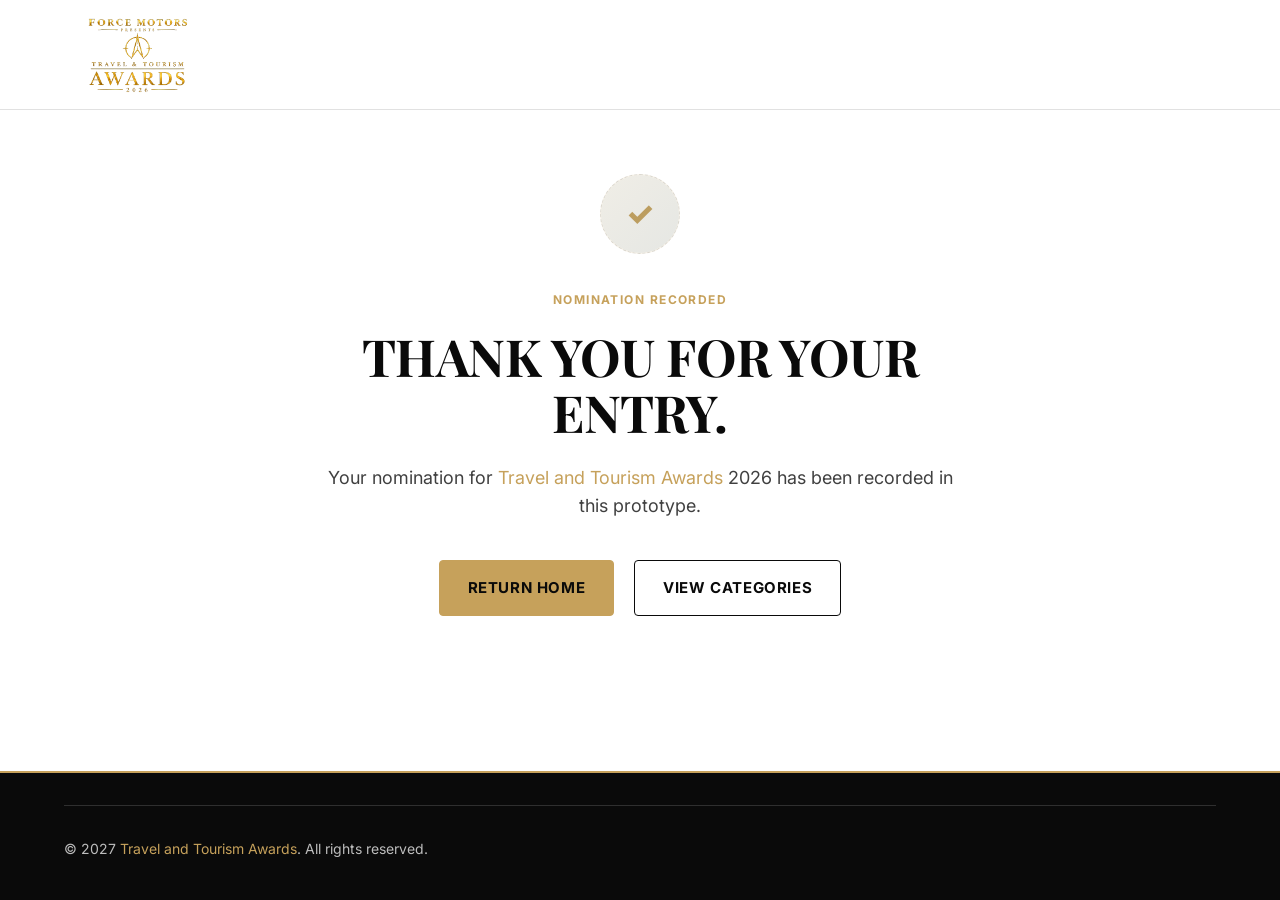
<file: thank-you.html>
<!DOCTYPE html>
<html lang="en">
<head>
  <meta charset="UTF-8">
  <meta name="viewport" content="width=device-width, initial-scale=1.0">
  <title>Entry Confirmation | Travel and Tourism Awards 2026</title>
  <meta name="description" content="Thank you for submitting your nomination for Travel and Tourism Awards 2026 presented by Force Motors.">
  
  <link rel="preconnect" href="https://fonts.googleapis.com">
  <link rel="preconnect" href="https://fonts.gstatic.com" crossorigin>
  <link href="https://fonts.googleapis.com/css2?family=Inter:wght@300;400;500;600;700&family=Playfair+Display:ital,wght@0,400;0,500;0,600;0,700;1,400;1,500&display=swap" rel="stylesheet">
  
  <link rel="stylesheet" href="css/variables.css">
  <link rel="stylesheet" href="css/base.css">
  <link rel="stylesheet" href="css/components.css">
  <link rel="stylesheet" href="css/pages.css">
  <link rel="stylesheet" href="css/responsive.css">
</head>
<body style="min-height: 100vh; display: flex; flex-direction: column; justify-content: space-between;">

  <header class="site-header">
    <div class="container header-container">
      <div class="header-brand-group">
        <a href="index.html" class="site-logo-link" aria-label="Travel and Tourism Awards Homepage">
          <img src="assets/awards_logo.png" alt="Travel & Tourism Awards 2026 - Presented by Force Motors India" class="nav-brand-logo">
        </a>
      </div>
    </div>
  </header>

  <!-- MOBILE NAVIGATION DRAWER -->
  <div class="mobile-nav-drawer" aria-hidden="true">
    <div class="mobile-nav-links">
      <a href="index.html" class="mobile-nav-link">HOME</a>
      <a href="categories.html" class="mobile-nav-link">CATEGORIES</a>
      <a href="nomination-process.html" class="mobile-nav-link">NOMINATION PROCESS</a>
      <a href="rules.html" class="mobile-nav-link">RULES</a>
      <a href="gallery.html" class="mobile-nav-link">GALLERY</a>
      <a href="faq.html" class="mobile-nav-link">FAQs</a>
    </div>
  </div>

  <main style="padding-top: calc(var(--header-height-desktop) + 4rem); padding-bottom: 6rem;">
    <div class="container" style="max-width: 760px; text-align: center;">
      <div class="blank-image-placeholder" style="width: 80px; height: 80px; min-height: 80px; border-radius: 50%; margin-inline: auto; margin-bottom: 2rem;">
        <span style="font-size: 2rem; font-weight: 800; color: var(--force-primary);">✓</span>
      </div>

      <span class="micro-label">NOMINATION RECORDED</span>
      <h1 style="font-size: clamp(2.25rem, 4vw, 3.5rem); margin-block: 1rem 1.5rem;">THANK YOU FOR YOUR ENTRY.</h1>
      
      <p class="body-large" style="color: var(--force-gray-700); margin-bottom: 2.5rem;">
        Your nomination for <span class="text-gold">Travel and Tourism Awards</span> 2026 has been recorded in this prototype.
      </p>

      <div style="display: flex; gap: 1.25rem; justify-content: center; flex-wrap: wrap;">
        <a href="index.html" class="btn btn-primary">RETURN HOME</a>
        <a href="categories.html" class="btn btn-secondary">VIEW CATEGORIES</a>
      </div>
    </div>
  </main>

  <footer class="site-footer" style="padding-top: 2rem;">
    <div class="container">
      <div class="footer-bottom">
        <div>© 2027 <span class="text-gold">Travel and Tourism Awards</span>. All rights reserved.</div>
      </div>
    </div>
  </footer>

</body>
</html>
</file>
<file: css/variables.css>
/* ==========================================================================
   TRAVEL AND TOURISM AWARDS × FORCE MOTORS - BRAND VARIABLES & SYSTEM TOKENS
   Centralized Color System: Black × White × Gold
   ========================================================================== */

:root {
  /* 1. Core Color System */
  --black: #0A0A0A;
  --black-soft: #151515;
  --black-elevated: #1D1D1D;

  --white: #FFFFFF;
  --off-white: #F7F7F4;

  --gold: #C6A15B;
  --gold-light: #D8BC7A;
  --gold-dark: #9E7A36;

  --gold-soft: rgba(198, 161, 91, 0.14);
  --gold-border: rgba(198, 161, 91, 0.38);

  --text-primary: #0A0A0A;
  --text-secondary: #5B5B5B;

  --text-on-dark: #FFFFFF;
  --text-muted-dark: #BDBDBD;

  --border-light: rgba(10, 10, 10, 0.12);
  --border-dark: rgba(255, 255, 255, 0.15);

  /* 2. Backward-compatible Legacy Map (to prevent breaking component classes) */
  --force-primary: var(--gold);
  --force-primary-dark: var(--gold-dark);
  --force-primary-deeper: var(--black-elevated);
  --force-primary-light: var(--gold-light);
  --force-primary-tint: var(--gold-soft);
  --force-primary-subtle: var(--off-white);

  --force-dark: var(--black);
  --force-dark-card: var(--black-soft);
  --force-dark-surface: var(--black-elevated);
  --force-white: var(--white);
  
  --force-gray-900: #121212;
  --force-gray-800: #262626;
  --force-gray-700: #404040;
  --force-gray-600: #525252;
  --force-gray-500: #737373;
  --force-gray-400: #a3a3a3;
  --force-gray-300: #d4d4d4;
  --force-gray-200: #e5e5e5;
  --force-gray-100: var(--off-white);

  --force-border: var(--border-light);
  --force-border-dark: var(--border-dark);
  --force-muted: #666666;
  --force-muted-light: #999999;
  
  /* Typography Tokens */
  --font-primary: 'Inter', -apple-system, BlinkMacSystemFont, 'Segoe UI', Roboto, sans-serif;
  --font-serif: 'Playfair Display', Georgia, serif;
  --font-heading: 'Playfair Display', Georgia, serif;

  /* Spacing & Layout */
  --site-max-width: 1440px;
  --header-height-desktop: 110px;
  --header-height-scrolled: 85px;
  --header-height-mobile: 75px;

  /* Transitions */
  --transition-fast: 0.2s cubic-bezier(0.16, 1, 0.3, 1);
  --transition-smooth: 0.35s cubic-bezier(0.16, 1, 0.3, 1);
  --transition-slow: 0.6s cubic-bezier(0.16, 1, 0.3, 1);
}
</file>
<file: css/base.css>
/* ==========================================================================
   BASE & RESET STYLES
   ========================================================================== */

*, *::before, *::after {
  box-sizing: border-box;
  margin: 0;
  padding: 0;
}

html {
  font-size: 16px;
  scroll-behavior: smooth;
  -webkit-font-smoothing: antialiased;
  -moz-osx-font-smoothing: grayscale;
}

body {
  font-family: var(--font-primary);
  font-size: 1rem;
  line-height: 1.6;
  color: var(--force-dark);
  background-color: var(--force-white);
  overflow-x: hidden;
  display: flex;
  flex-direction: column;
  min-height: 100vh;
}

main {
  padding-top: var(--header-height-desktop);
}

@media (max-width: 1024px) {
  main {
    padding-top: var(--header-height-mobile);
  }
}

/* Typography Scale (Fluid clamp) */
h1, .h1 {
  font-family: var(--font-heading);
  font-size: clamp(2.875rem, 6vw, 6rem); /* 46px - 96px */
  font-weight: 700;
  line-height: 1.1;
  letter-spacing: -0.01em;
  text-transform: uppercase;
}

.h1-serif {
  font-family: var(--font-serif);
  font-weight: 400;
  text-transform: none;
  font-style: italic;
}

h2, .h2 {
  font-family: var(--font-heading);
  font-size: clamp(2.125rem, 4.5vw, 4rem); /* 34px - 64px */
  font-weight: 700;
  line-height: 1.15;
  letter-spacing: -0.01em;
}

h3, .h3 {
  font-family: var(--font-heading);
  font-size: clamp(1.5rem, 2.5vw, 2.25rem); /* 24px - 36px */
  font-weight: 600;
  line-height: 1.25;
}

h4, .h4 {
  font-family: var(--font-heading);
  font-size: clamp(1.25rem, 1.8vw, 1.5rem);
  font-weight: 600;
  line-height: 1.3;
}

p.body-large {
  font-size: clamp(1.125rem, 1.4vw, 1.375rem); /* 18px - 22px */
  line-height: 1.55;
  color: var(--force-gray-700);
}

p.body-main {
  font-size: clamp(1rem, 1.1vw, 1.125rem); /* 16px - 18px */
  line-height: 1.6;
  color: var(--force-gray-700);
}

.small-text {
  font-size: 0.875rem; /* 14px */
  line-height: 1.5;
}

.micro-label {
  font-size: 0.75rem; /* 12px */
  font-weight: 700;
  letter-spacing: 0.12em;
  text-transform: uppercase;
  color: var(--force-primary);
}

/* Base Links & Buttons */
a {
  color: inherit;
  text-decoration: none;
  transition: color var(--transition-fast);
}

button {
  font-family: inherit;
  cursor: pointer;
  border: none;
  background: none;
}

img, svg {
  max-width: 100%;
  height: auto;
  display: block;
}

/* Standard Layout Containers */
.container {
  width: 100%;
  max-width: var(--site-max-width);
  margin-inline: auto;
  padding-inline: 4rem; /* ~64px desktop */
}

@media (max-width: 991px) {
  .container {
    padding-inline: 2rem; /* 32px tablet */
  }
}

/* Utility Classes */
.text-gold {
  color: var(--gold) !important;
}

.text-gold-gradient {
  background: linear-gradient(135deg, var(--gold-light), var(--gold));
  -webkit-background-clip: text;
  -webkit-text-fill-color: transparent;
}

@media (max-width: 767px) {
  .container {
    padding-inline: 1.25rem; /* 20px mobile */
  }
}

/* Blank Image Placeholder per strict user request: DONOT CREATE IMAGES, KEEP SPACE BLANK */
.blank-image-placeholder {
  width: 100%;
  height: 100%;
  min-height: 260px;
  background-color: var(--force-primary-tint);
  border: 1px dashed var(--force-border);
  border-radius: 4px;
  display: flex;
  align-items: center;
  justify-content: center;
  position: relative;
  overflow: hidden;
}

.blank-image-placeholder::after {
  content: '';
  position: absolute;
  inset: 0;
  background: linear-gradient(135deg, rgba(22,100,171,0.03) 0%, rgba(22,100,171,0.08) 100%);
}

.blank-image-placeholder.dark-tint {
  background-color: var(--force-dark-card);
  border-color: var(--force-border-dark);
}

/* Accessibility Focus States */
:focus-visible {
  outline: 2px solid var(--gold);
  outline-offset: 4px;
}
</file>
<file: css/components.css>
/* ==========================================================================
   SHARED UI COMPONENTS (Header, Footer, Buttons, Cards, Route Line)
   ========================================================================== */

/* --------------------------------------------------------------------------
   1. GLOBAL HEADER & NAVIGATION
   -------------------------------------------------------------------------- */
.site-header {
  position: fixed;
  top: 0;
  left: 0;
  width: 100%;
  z-index: 1000;
  background-color: rgba(255, 255, 255, 0.98);
  backdrop-filter: blur(10px);
  -webkit-backdrop-filter: blur(10px);
  border-bottom: 1px solid var(--border-light);
  height: var(--header-height-desktop);
  transition: height var(--transition-smooth), background-color var(--transition-smooth), border-color var(--transition-smooth);
}

.site-header.scrolled {
  height: var(--header-height-scrolled);
  box-shadow: 0 4px 20px rgba(0, 0, 0, 0.08);
}

.header-container {
  display: flex;
  align-items: center;
  justify-content: space-between;
  height: 100%;
  padding-inline: 4rem;
}

@media (max-width: 991px) {
  .header-container {
    padding-inline: 2rem;
  }
}

@media (max-width: 767px) {
  .header-container {
    padding-inline: 1.25rem;
  }
}

.header-brand-group {
  display: flex;
  align-items: center;
  gap: 1.25rem;
  flex-shrink: 0;
}

.site-logo-link {
  display: flex;
  align-items: center;
  text-decoration: none;
}

.nav-brand-logo {
  height: 98px;
  width: auto;
  max-width: 280px;
  object-fit: contain;
  transition: height var(--transition-smooth);
}

.site-header.scrolled .nav-brand-logo {
  height: 75px;
}

.awards-logo-text {
  font-family: var(--font-primary);
  font-weight: 800;
  font-size: 0.875rem;
  line-height: 1.15;
  letter-spacing: 0.02em;
  color: var(--black);
  display: flex;
  flex-direction: column;
  white-space: nowrap;
}

.awards-logo-text span.year {
  color: var(--gold);
  font-size: 0.75rem;
  font-weight: 700;
}

.brand-divider {
  width: 1px;
  height: 28px;
  background-color: var(--gold-border);
  flex-shrink: 0;
}

.presented-by-logo {
  display: flex;
  align-items: center;
  gap: 0.5rem;
  flex-shrink: 0;
  background-color: var(--white);
  padding: 0.25rem 0.5rem;
  border-radius: 4px;
  border: 1px solid var(--border-light);
}

.presented-tag {
  font-size: 0.5625rem;
  font-weight: 800;
  letter-spacing: 0.08em;
  text-transform: uppercase;
  color: var(--text-secondary);
  line-height: 1.1;
  white-space: nowrap;
}

.presented-by-logo img {
  height: 34px;
  width: auto;
  object-fit: contain;
}

.main-nav {
  display: flex;
  align-items: center;
  gap: clamp(1rem, 1.75vw, 2.25rem);
  margin-inline: 1.5rem;
}

.nav-link {
  font-size: 0.8125rem;
  font-weight: 700;
  letter-spacing: 0.06em;
  color: var(--black);
  position: relative;
  padding-block: 0.5rem;
  white-space: nowrap;
  text-align: center;
  transition: color var(--transition-fast);
}

.nav-link:hover {
  color: var(--gold);
}

.nav-link::after {
  content: '';
  position: absolute;
  bottom: 0;
  left: 0;
  width: 0%;
  height: 2px;
  background-color: var(--gold);
  transition: width var(--transition-fast);
}

.nav-link:hover::after,
.nav-link.active::after {
  width: 100%;
}

.nav-link.active {
  color: var(--gold-dark);
}

.header-actions {
  display: flex;
  align-items: center;
  gap: 1rem;
  flex-shrink: 0;
}

.header-actions .btn {
  padding: 0.625rem 1.125rem;
  font-size: 0.8125rem;
}

.mobile-nav-toggle {
  display: none;
  width: 44px;
  height: 44px;
  align-items: center;
  justify-content: center;
  flex-direction: column;
  gap: 6px;
  border-radius: 4px;
  z-index: 1001;
  cursor: pointer;
  background: transparent;
  border: none;
}

.mobile-nav-toggle span {
  display: block;
  width: 24px;
  height: 2px;
  background-color: var(--black);
  transition: transform var(--transition-fast), opacity var(--transition-fast), background-color var(--transition-fast);
}

.mobile-nav-toggle.open span:nth-child(1) {
  transform: translateY(8px) rotate(45deg);
  background-color: var(--black);
}

.mobile-nav-toggle.open span:nth-child(2) {
  opacity: 0;
}

.mobile-nav-toggle.open span:nth-child(3) {
  transform: translateY(-8px) rotate(-45deg);
  background-color: var(--black);
}

/* Mobile Drawer Overlay - Black Premium Theme */
.mobile-nav-drawer {
  position: fixed;
  top: var(--header-height-mobile);
  left: 0;
  width: 100%;
  height: calc(100vh - var(--header-height-mobile));
  background-color: var(--black);
  z-index: 999;
  display: flex;
  flex-direction: column;
  padding: 2rem 1.5rem;
  transform: translateX(100%);
  transition: transform var(--transition-smooth);
  overflow-y: auto;
}

.mobile-nav-drawer.open {
  transform: translateX(0);
}

.jury-slider-controls,
.partners-slider-controls {
  display: none;
}

.category-nomination-prompt-bar {
  margin-top: 4rem;
  display: flex;
  justify-content: space-between;
  align-items: center;
  background-color: var(--black);
  color: var(--white);
  padding: 2.5rem 3rem;
  border-radius: 6px;
  border: 1px solid var(--gold-border);
  gap: 2rem;
}

.category-nomination-prompt-bar .prompt-cta-btn {
  padding-inline: 2rem;
  flex-shrink: 0;
}

.mobile-nav-links {
  display: flex;
  flex-direction: column;
  gap: 1.5rem;
  margin-bottom: 2.5rem;
}

.mobile-nav-link {
  font-size: 1.5rem;
  font-weight: 700;
  color: var(--white);
  border-bottom: 1px solid var(--border-dark);
  padding-bottom: 0.75rem;
  transition: color var(--transition-fast);
}

.mobile-nav-link:hover, .mobile-nav-link.active {
  color: var(--gold);
}

.mobile-nav-footer {
  display: none !important;
}

.mobile-nav-footer .presented-tag {
  color: var(--gold);
}

.mobile-nav-footer .logo-wrapper {
  background: var(--white);
  padding: 0.5rem 0.75rem;
  display: inline-block;
  border-radius: 4px;
}

/* Mobile Sticky Bottom CTA */
.mobile-sticky-cta {
  display: none;
  position: fixed;
  bottom: 0;
  left: 0;
  width: 100%;
  z-index: 990;
  padding: 0.875rem 1.25rem;
  background-color: var(--black);
  box-shadow: 0 -4px 16px rgba(0, 0, 0, 0.25);
  border-top: 1px solid var(--gold-border);
}

/* --------------------------------------------------------------------------
   2. BUTTON DESIGN SYSTEM (Gold CTA, Black/White/Outline variants)
   -------------------------------------------------------------------------- */
.btn {
  display: inline-flex;
  align-items: center;
  justify-content: center;
  gap: 0.625rem;
  padding: 0.9375rem 1.75rem;
  font-size: 0.9375rem;
  font-weight: 700;
  letter-spacing: 0.04em;
  border-radius: 4px;
  transition: all var(--transition-fast);
  cursor: pointer;
  text-transform: uppercase;
  white-space: nowrap;
}

/* PRIMARY BUTTON: Gold background, Black text */
.btn-primary, .nav-cta {
  background-color: var(--gold);
  color: var(--black);
  border: 1px solid var(--gold);
}

.btn-primary:hover, .nav-cta:hover {
  background-color: var(--black);
  color: var(--white);
  border-color: var(--gold);
}

.btn-primary .btn-arrow, .nav-cta .btn-arrow {
  transition: transform var(--transition-fast);
}

.btn-primary:hover .btn-arrow, .nav-cta:hover .btn-arrow {
  transform: translateX(4px);
}

/* SECONDARY BUTTON: Transparent/White with subtle border */
.btn-secondary {
  background-color: transparent;
  color: var(--black);
  border: 1.5px solid var(--black);
}

.btn-secondary:hover {
  background-color: var(--black);
  color: var(--white);
}

/* SECONDARY ON DARK / HERO */
.btn-outline-dark, .btn-secondary-dark {
  background-color: transparent;
  color: var(--white);
  border: 1.5px solid var(--gold-border);
}

.btn-outline-dark:hover, .btn-secondary-dark:hover {
  border-color: var(--gold);
  color: var(--gold);
  background-color: rgba(198, 161, 91, 0.05);
}

.btn-dark {
  background-color: var(--black);
  color: var(--white);
  border: 1px solid var(--gold-border);
}

.btn-dark:hover {
  background-color: var(--black-elevated);
  border-color: var(--gold);
  color: var(--gold);
}

.btn-white {
  background-color: var(--white);
  color: var(--black);
  border: 1px solid var(--border-light);
}

.btn-white:hover {
  background-color: var(--off-white);
  border-color: var(--gold);
  color: var(--gold-dark);
}

.text-link {
  display: inline-flex;
  align-items: center;
  gap: 0.5rem;
  font-weight: 700;
  font-size: 0.9375rem;
  color: var(--black);
  text-transform: uppercase;
  letter-spacing: 0.04em;
  transition: color var(--transition-fast);
}

.text-link:hover {
  color: var(--gold-dark);
}

.text-link:hover .link-arrow {
  transform: translateX(4px);
}

.link-arrow {
  transition: transform var(--transition-fast);
  color: var(--gold);
}

/* --------------------------------------------------------------------------
   3. ROUTE / JOURNEY MOTIF LINE (GOLD)
   -------------------------------------------------------------------------- */
.route-line-svg {
  width: 100%;
  height: 60px;
  overflow: visible;
  margin-block: 1rem;
}

.route-line-path {
  fill: none;
  stroke: var(--gold);
  stroke-width: 2px;
  stroke-linecap: round;
  stroke-dasharray: 8 6;
}

/* --------------------------------------------------------------------------
   4. PARTNER BRANDS BLOCK
   -------------------------------------------------------------------------- */
.partners-grid {
  display: grid;
  grid-template-columns: repeat(3, 1fr);
  gap: 1.75rem;
  align-items: stretch;
  max-width: 1040px;
  margin-inline: auto;
}

.partner-card {
  padding: 2.5rem 2rem 2.25rem;
  background: #ffffff;
  border: 1px solid rgba(212, 163, 62, 0.25);
  border-radius: 16px;
  text-align: center;
  display: flex;
  flex-direction: column;
  justify-content: center;
  align-items: center;
  gap: 1.5rem;
  box-shadow: 0 10px 30px rgba(0, 0, 0, 0.04), 0 1px 3px rgba(0, 0, 0, 0.02);
  transition: transform 0.3s cubic-bezier(0.16, 1, 0.3, 1), box-shadow 0.3s cubic-bezier(0.16, 1, 0.3, 1), border-color 0.3s ease;
  min-height: 220px;
  position: relative;
  overflow: hidden;
}

.partner-card::before {
  content: "";
  position: absolute;
  top: 0;
  left: 0;
  right: 0;
  height: 3px;
  background: linear-gradient(90deg, transparent, var(--gold), transparent);
  opacity: 0.6;
  transition: opacity 0.3s ease, height 0.3s ease;
}

.partner-card:hover {
  transform: translateY(-6px);
  border-color: var(--gold);
  box-shadow: 0 20px 40px rgba(198, 161, 91, 0.16);
}

.partner-card:hover::before {
  opacity: 1;
  height: 4px;
}

.partner-card.featured-partner {
  border: 2px solid var(--gold);
  box-shadow: 0 12px 32px rgba(198, 161, 91, 0.16);
  background: linear-gradient(180deg, #ffffff 0%, rgba(198, 161, 91, 0.04) 100%);
}

.partner-card.featured-partner .partner-role-badge {
  background-color: var(--gold-dark);
  color: #ffffff;
  padding: 0.4rem 1.1rem;
  border-radius: 999px;
  border: 1px solid var(--gold);
  font-size: 0.75rem;
}

.partner-logo-box {
  width: 100%;
  height: 95px;
  display: flex;
  align-items: center;
  justify-content: center;
  padding: 0.75rem 1.5rem;
  box-sizing: border-box;
  background: rgba(248, 250, 252, 0.6);
  border-radius: 10px;
  border: 1px solid rgba(226, 232, 240, 0.6);
}

.partner-logo-img {
  max-width: 100%;
  max-height: 75px;
  width: auto;
  height: auto;
  object-fit: contain;
  filter: drop-shadow(0 2px 4px rgba(0,0,0,0.04));
  transition: transform 0.3s cubic-bezier(0.16, 1, 0.3, 1);
}

.partner-card:hover .partner-logo-img {
  transform: scale(1.08);
}

.partner-role-badge {
  font-size: 0.75rem;
  font-weight: 800;
  letter-spacing: 0.14em;
  text-transform: uppercase;
  color: var(--gold-dark);
  background: rgba(198, 161, 91, 0.08);
  padding: 0.4rem 1.1rem;
  border-radius: 999px;
  border: 1px solid rgba(198, 161, 91, 0.25);
  display: inline-block;
}
.partner-tagline {
  font-size: 0.75rem;
  font-weight: 700;
  color: var(--force-gray-600, #475569);
  margin-top: 0.75rem;
}

.partner-card.featured-partner .partner-tagline {
  color: var(--force-primary, #1664ab);
  font-weight: 800;
}

/* --------------------------------------------------------------------------
   5. GLOBAL FOOTER (DEEP BLACK)
   -------------------------------------------------------------------------- */
.site-footer {
  background-color: var(--black);
  color: var(--white);
  padding-top: 5rem;
  padding-bottom: 2.5rem;
  margin-top: auto;
  border-top: 2px solid var(--gold);
}

.footer-grid {
  display: grid;
  grid-template-columns: 2fr 1fr 1fr 1fr 1fr;
  gap: 3rem;
  margin-bottom: 4rem;
}

.footer-brand-col .footer-logo-title {
  font-size: 1.5rem;
  font-weight: 800;
  color: var(--white);
  margin-bottom: 0.5rem;
  letter-spacing: -0.01em;
}

.footer-brand-col .footer-tagline {
  color: var(--text-muted-dark);
  font-size: 0.9375rem;
  margin-bottom: 1.5rem;
  line-height: 1.5;
}

.footer-presented {
  display: flex;
  align-items: center;
  gap: 0.875rem;
  background-color: var(--white);
  padding: 0.625rem 1rem;
  border-radius: 4px;
  border: 1px solid var(--border-dark);
  width: fit-content;
}

.footer-presented .presented-tag {
  color: var(--text-secondary);
}

.footer-col-heading {
  font-size: 0.8125rem;
  font-weight: 800;
  letter-spacing: 0.12em;
  text-transform: uppercase;
  color: var(--gold);
  margin-bottom: 1.25rem;
}

.footer-links {
  list-style: none;
  display: flex;
  flex-direction: column;
  gap: 0.75rem;
}

.footer-links a {
  color: var(--text-muted-dark);
  font-size: 0.9375rem;
  transition: color var(--transition-fast);
}

.footer-links a:hover {
  color: var(--gold);
}

.footer-bottom {
  padding-top: 2rem;
  border-top: 1px solid var(--border-dark);
  display: flex;
  align-items: center;
  justify-content: space-between;
  color: var(--text-muted-dark);
  font-size: 0.875rem;
}

.footer-bottom-links {
  display: flex;
  gap: 1.5rem;
}

.footer-bottom-links a:hover {
  color: var(--gold);
}
</file>
<file: css/pages.css>
/* ==========================================================================
   PAGE SPECIFIC SECTION STYLES & LAYOUTS
   ========================================================================== */

/* --------------------------------------------------------------------------
   HOMEPAGE SECTIONS
   -------------------------------------------------------------------------- */

/* Section 01: Hero - Editorial Black Background with Gold details */
.hero-section {
  min-height: calc(100vh - var(--header-height-desktop));
  padding-top: 2rem;
  padding-bottom: 3rem;
  display: flex;
  align-items: center;
  position: relative;
  background-color: var(--black);
  color: var(--white);
  overflow: hidden;
  box-sizing: border-box;
}

.hero-bg-stage {
  background-image: url('../assets/hero_awards_bg.png');
  background-size: cover;
  background-position: 55% 65%;
  background-repeat: no-repeat;
}

.hero-gradient-overlay {
  position: absolute;
  inset: 0;
  background: linear-gradient(90deg,
      rgba(10, 10, 10, 0.96) 0%,
      rgba(10, 10, 10, 0.88) 38%,
      rgba(10, 10, 10, 0.4) 68%,
      rgba(10, 10, 10, 0.1) 100%);
  z-index: 1;
}

@media (max-width: 768px) {
  .hero-gradient-overlay {
    background: linear-gradient(180deg,
        rgba(10, 10, 10, 0.95) 0%,
        rgba(10, 10, 10, 0.85) 60%,
        rgba(10, 10, 10, 0.6) 100%);
  }
}

.hero-grid {
  display: grid;
  grid-template-columns: 1.1fr 0.9fr;
  gap: 3rem;
  align-items: center;
  height: 100%;
}

.hero-content {
  display: flex;
  flex-direction: column;
  align-items: flex-start;
  justify-content: center;
}

.hero-label {
  font-size: 0.75rem;
  font-weight: 800;
  letter-spacing: 0.15em;
  text-transform: uppercase;
  color: var(--gold);
  margin-bottom: 0.75rem;
  display: block;
}

.hero-title {
  margin-bottom: 0.875rem;
  color: var(--white);
  font-size: clamp(1.75rem, 3vw, 3rem);
  line-height: 1.08;
}

.hero-title .h1-serif {
  color: var(--gold);
}

.hero-subtitle {
  font-size: clamp(1.125rem, 1.6vw, 1.25rem);
  font-weight: 600;
  color: var(--text-muted-dark);
  margin-bottom: 0.5rem;
  line-height: 1.35;
}

.hero-secondary-text {
  font-size: clamp(0.9375rem, 1.1vw, 1rem);
  color: var(--text-muted-dark);
  margin-bottom: 1.5rem;
  max-width: 500px;
  line-height: 1.45;
}

.hero-cta-group {
  display: flex;
  gap: 1rem;
  flex-wrap: wrap;
}

.hero-cta-group .btn {
  padding: 0.75rem 1.5rem;
  font-size: 0.875rem;
}

.hero-visual {
  height: 100%;
  max-height: 420px;
  width: 100%;
  position: relative;
  display: flex;
  align-items: center;
}

.hero-visual-frame {
  border-radius: 12px;
  overflow: hidden;
  border: 1px solid var(--gold-border);
  box-shadow: 0 16px 48px rgba(0, 0, 0, 0.5);
  position: relative;
}

.hero-visual-frame::after {
  content: '';
  position: absolute;
  inset: 0;
  background: linear-gradient(180deg, rgba(10, 10, 10, 0.1) 0%, rgba(10, 10, 10, 0.4) 100%);
  pointer-events: none;
}

.hero-visual .blank-image-placeholder {
  min-height: 340px;
  max-height: 420px;
}

/* Section 02: Award Intro (White / Off-White Clean) */
.award-intro-section {
  padding-block: 6rem;
  background-color: var(--white);
  border-block: 1px solid var(--border-light);
}

.intro-editorial-grid {
  display: grid;
  grid-template-columns: 1fr 1fr;
  gap: 4rem;
  align-items: flex-start;
}

.editorial-headline {
  font-size: clamp(2.5rem, 5vw, 4.5rem);
  font-weight: 800;
  line-height: 1.05;
  color: var(--black);
  text-transform: uppercase;
}

.editorial-body {
  display: flex;
  flex-direction: column;
  gap: 1.5rem;
}

/* Section 03: What Moves Travel? */
.moves-travel-section {
  padding-block: 7rem;
  background-color: var(--off-white);
}

.section-header {
  margin-bottom: 4rem;
}

.section-subline {
  font-size: 1.25rem;
  color: var(--text-secondary);
  margin-top: 0.5rem;
}

.moves-ecosystem-wrapper {
  position: relative;
  display: flex;
  flex-direction: column;
  gap: 2.5rem;
}

.ecosystem-node {
  display: grid;
  grid-template-columns: 80px 1.5fr 2fr;
  align-items: center;
  padding: 2rem 2.5rem;
  background-color: var(--white);
  border: 1px solid var(--border-light);
  border-radius: 4px;
  transition: transform var(--transition-fast), border-color var(--transition-fast), box-shadow var(--transition-fast), background-color var(--transition-fast);
}

.ecosystem-node:hover {
  transform: translateX(8px);
  border-color: var(--gold-border);
  background-color: rgba(198, 161, 91, 0.03);
}

.node-number {
  font-size: 1.75rem;
  font-weight: 800;
  color: var(--gold);
}

.node-title {
  font-size: 1.5rem;
  font-weight: 800;
  color: var(--black);
}

.node-desc {
  color: var(--text-secondary);
  font-size: 1rem;
}

/* Section 04: Categories Preview & Main 3x2 Grid */
.categories-preview-section {
  padding-block: 7rem;
  background-color: var(--white);
}

.categories-grid-3x2 {
  display: grid;
  grid-template-columns: repeat(3, 1fr);
  gap: 2rem;
}

@media (max-width: 1024px) {
  .categories-grid-3x2 {
    grid-template-columns: repeat(2, 1fr);
  }
}

@media (max-width: 767px) {
  .categories-grid-3x2 {
    grid-template-columns: 1fr;
  }
}

.category-card-block {
  background-color: var(--white);
  border: 1px solid var(--border-light);
  border-radius: 6px;
  padding: 2rem;
  display: flex;
  flex-direction: column;
  transition: transform var(--transition-fast), border-color var(--transition-fast), box-shadow var(--transition-fast);
}

.category-card-block:hover {
  border-color: var(--gold);
  transform: translateY(-4px);
  box-shadow: 0 12px 32px rgba(198, 161, 91, 0.08);
}

.category-card-header {
  display: flex;
  align-items: baseline;
  gap: 0.875rem;
  margin-bottom: 1rem;
}

.category-card-num {
  font-size: 1.25rem;
  font-weight: 800;
  color: var(--gold);
  font-family: var(--font-primary);
}

.category-card-title {
  font-size: 1.375rem;
  font-weight: 800;
  color: var(--black);
  text-transform: uppercase;
  letter-spacing: -0.01em;
}

.category-card-divider {
  width: 100%;
  height: 1px;
  background-color: var(--gold-border);
  margin-bottom: 1.5rem;
}

.category-awards-list {
  list-style: none;
  padding: 0;
  margin: 0;
  display: flex;
  flex-direction: column;
  gap: 0.875rem;
  margin-bottom: 2rem;
  flex-grow: 1;
}

.category-award-item {
  display: flex;
  align-items: flex-start;
  gap: 0.75rem;
  font-size: 0.9375rem;
  color: var(--black);
  line-height: 1.45;
}

.award-bullet {
  width: 6px;
  height: 6px;
  border-radius: 50%;
  background-color: var(--gold);
  margin-top: 0.45rem;
  flex-shrink: 0;
}

.award-name {
  font-weight: 600;
  color: var(--text-primary);
}

.category-card-action {
  margin-top: auto;
  padding-top: 1rem;
  border-top: 1px solid var(--border-light);
}

/* Section 05: Why Enter? (Deep Black Prestige Section) */
.why-enter-section {
  padding-block: 4.5rem;
  background-color: var(--black);
  color: var(--white);
}

.why-enter-grid {
  display: grid;
  grid-template-columns: repeat(4, 1fr);
  gap: 2rem;
  margin-top: 2.5rem;
}

.why-card {
  border-top: 2px solid var(--gold);
  padding-top: 2rem;
}

.why-num {
  font-size: 2.5rem;
  font-weight: 800;
  color: var(--gold);
  margin-bottom: 1rem;
}

.why-title {
  font-size: 1.25rem;
  font-weight: 700;
  margin-bottom: 0.75rem;
  color: var(--white);
}

.why-desc {
  color: var(--text-muted-dark);
  font-size: 0.9375rem;
  line-height: 1.6;
}

/* Section 06: Award Journey Timeline */
.timeline-section {
  padding-block: 4.5rem;
  background-color: var(--white);
}

.journey-timeline-grid {
  display: grid;
  grid-template-columns: repeat(6, 1fr);
  gap: 1.5rem;
  margin-top: 2.5rem;
  position: relative;
}

.timeline-step-card {
  border: 1px solid var(--border-light);
  padding: 1.75rem 1.25rem;
  border-radius: 4px;
  background-color: var(--white);
  position: relative;
  transition: border-color var(--transition-fast);
}

.timeline-step-card:hover {
  border-color: var(--gold);
}

.timeline-step-num {
  font-size: 0.8125rem;
  font-weight: 800;
  color: var(--gold);
  margin-bottom: 0.75rem;
}

.timeline-step-name {
  font-size: 1rem;
  font-weight: 800;
  margin-bottom: 0.5rem;
  color: var(--black);
}

.timeline-step-date {
  font-size: 1.125rem;
  font-weight: 700;
  color: var(--gold-dark);
}

/* Section 07: Jury Preview */
.jury-preview-section {
  padding-block: 4.5rem;
  background-color: var(--off-white);
}

.jury-cards-grid {
  display: grid;
  grid-template-columns: repeat(3, 1fr);
  gap: 2.5rem;
  margin-block: 2.5rem;
}

.juror-card {
  background-color: var(--white);
  border: 1px solid var(--border-light);
  border-radius: 4px;
  overflow: hidden;
  transition: border-color var(--transition-fast);
}

.juror-card:hover {
  border-color: var(--gold-border);
}

.juror-portrait-placeholder {
  height: 280px;
}

.juror-info {
  padding: 1.5rem;
}

.juror-name {
  font-size: 1.25rem;
  font-weight: 800;
  color: var(--black);
  margin-bottom: 0.25rem;
}

.juror-role {
  font-size: 0.875rem;
  color: var(--text-secondary);
}

/* Section 08: Force Motors Feature (Deep Black Presentation) */
.force-feature-section {
  padding-block: 5rem;
  background-color: var(--black);
  color: var(--white);
  border-block: 1px solid var(--border-dark);
}

.force-feature-grid {
  display: grid;
  grid-template-columns: 1fr 1fr;
  gap: 5rem;
  align-items: center;
}

/* Section 09: Legacy / Impact Statistics (White Clean Section) */
.impact-section {
  padding-block: 6rem;
  background-color: var(--white);
  color: var(--black);
  border-bottom: 1px solid var(--border-light);
}

.impact-grid {
  display: grid;
  grid-template-columns: repeat(5, 1fr);
  gap: 2rem;
  text-align: center;
}

.impact-stat-number {
  font-size: 3.5rem;
  font-weight: 800;
  line-height: 1;
  margin-bottom: 0.5rem;
  color: var(--gold);
}

.impact-stat-label {
  font-size: 0.8125rem;
  font-weight: 700;
  letter-spacing: 0.1em;
  text-transform: uppercase;
  color: var(--text-secondary);
}

/* Section 10: Gallery Preview */
.gallery-preview-section {
  padding-block: 7rem;
  background-color: var(--white);
}

.masonry-preview-grid {
  display: grid;
  grid-template-columns: repeat(3, 1fr);
  gap: 1.5rem;
  margin-block: 3.5rem;
}

.gallery-preview-item {
  height: 260px;
  border-radius: 4px;
  overflow: hidden;
}

.gallery-preview-item.large {
  grid-column: span 2;
}

/* Section 11: Final CTA (Deep Black Prestige) */
.final-cta-section {
  padding-block: 8rem;
  background-color: var(--black);
  color: var(--white);
  text-align: center;
  position: relative;
  overflow: hidden;
  border-top: 1px solid var(--gold-border);
}

.final-cta-container {
  max-width: 800px;
  margin-inline: auto;
  display: flex;
  flex-direction: column;
  align-items: center;
}

.cta-deadline-badge {
  display: inline-block;
  margin-top: 2.5rem;
  padding: 0.5rem 1.25rem;
  background-color: rgba(198, 161, 91, 0.1);
  border: 1px solid var(--gold-border);
  border-radius: 40px;
  font-size: 0.875rem;
  font-weight: 700;
  color: var(--gold-light);
}

/* Section 12: Partners Block */
.partners-section {
  padding-block: 5rem;
  background-color: var(--off-white);
}

/* --------------------------------------------------------------------------
   FORM WIZARD (nominate.html & register.html)
   -------------------------------------------------------------------------- */
.nomination-wizard-container {
  max-width: 960px;
  margin-inline: auto;
  padding-block: 4rem;
}

.wizard-progress-bar {
  display: grid;
  grid-template-columns: repeat(5, 1fr);
  gap: 1rem;
  margin-bottom: 3.5rem;
  position: relative;
}

.wizard-step-indicator {
  display: flex;
  flex-direction: column;
  gap: 0.5rem;
  padding-bottom: 0.75rem;
  border-bottom: 3px solid var(--border-light);
  transition: border-color var(--transition-fast);
}

.wizard-step-indicator.active {
  border-color: var(--gold);
}

.wizard-step-indicator.completed {
  border-color: var(--black);
}

.step-num {
  font-size: 0.75rem;
  font-weight: 800;
  color: var(--text-secondary);
}

.wizard-step-indicator.active .step-num {
  color: var(--gold);
}

.step-title {
  font-size: 0.875rem;
  font-weight: 700;
  color: var(--black);
}

.wizard-step-panel {
  display: none;
  background-color: var(--white);
  border: 1px solid var(--border-light);
  border-radius: 4px;
  padding: 3rem;
  box-shadow: 0 4px 20px rgba(0, 0, 0, 0.03);
}

.wizard-step-panel.active {
  display: block;
}

.form-grid-2col {
  display: grid;
  grid-template-columns: 1fr 1fr;
  gap: 1.5rem;
  margin-bottom: 1.5rem;
}

.form-group {
  display: flex;
  flex-direction: column;
  gap: 0.5rem;
  margin-bottom: 1.5rem;
}

.form-label {
  font-size: 0.9375rem;
  font-weight: 700;
  color: var(--black);
}

.form-label .required-star {
  color: var(--gold-dark);
  margin-left: 2px;
}

.form-input,
.form-select,
.form-textarea {
  width: 100%;
  min-height: 52px;
  padding: 0.875rem 1.125rem;
  font-family: inherit;
  font-size: 0.9375rem;
  font-weight: 500;
  color: var(--black);
  background-color: var(--white);
  border: 1.5px solid var(--border-light);
  border-radius: 6px;
  transition: border-color var(--transition-fast), box-shadow var(--transition-fast), background-color var(--transition-fast);
}

.form-textarea {
  min-height: 130px;
  line-height: 1.6;
  resize: vertical;
}

.form-input:focus,
.form-select:focus,
.form-textarea:focus {
  border-color: var(--gold);
  background-color: var(--white);
  outline: none;
  box-shadow: 0 0 0 3px rgba(198, 161, 91, 0.18);
}

.form-input.error,
.form-select.error,
.form-textarea.error {
  border-color: #d9534f;
  background-color: #fff8f8;
}

.error-message {
  font-size: 0.8125rem;
  color: #d9534f;
  font-weight: 700;
  margin-top: 0.25rem;
}

.char-counter {
  font-size: 0.75rem;
  color: var(--text-secondary);
  align-self: flex-end;
}

.wizard-nav-actions {
  display: flex;
  align-items: center;
  justify-content: space-between;
  margin-top: 3rem;
  padding-top: 2rem;
  border-top: 1px solid var(--border-light);
}

/* --------------------------------------------------------------------------
   RULES & ELIGIBILITY STYLES (rules.html)
   -------------------------------------------------------------------------- */
.rules-layout-grid {
  display: grid;
  grid-template-columns: 280px 1fr;
  gap: 4rem;
  padding-block: 4rem;
  align-items: flex-start;
}

.rules-sticky-toc {
  position: sticky;
  top: calc(var(--header-height-desktop) + 2rem);
  display: flex;
  flex-direction: column;
  gap: 0.5rem;
}

.toc-link {
  font-size: 0.9375rem;
  padding: 0.625rem 1rem;
  border-left: 2px solid var(--border-light);
  color: var(--text-secondary);
  font-weight: 600;
  transition: all var(--transition-fast);
}

.toc-link:hover,
.toc-link.active {
  border-left-color: var(--gold);
  color: var(--black);
  background-color: var(--gold-soft);
}

.rules-content-wrapper {
  display: flex;
  flex-direction: column;
  gap: 3.5rem;
}

.rules-section-block {
  scroll-margin-top: calc(var(--header-height-desktop) + 2rem);
}

.rule-note,
.rules-callout {
  background: var(--gold-soft);
  border-left: 3px solid var(--gold);
  padding: 1.25rem 1.5rem;
  border-radius: 0 4px 4px 0;
  margin-block: 1.5rem;
}

/* --------------------------------------------------------------------------
   LIGHTBOX MODAL (gallery.html)
   -------------------------------------------------------------------------- */
.custom-lightbox-modal {
  position: fixed;
  inset: 0;
  z-index: 2000;
  background-color: rgba(10, 10, 10, 0.96);
  display: none;
  align-items: center;
  justify-content: center;
  padding: 2rem;
}

.custom-lightbox-modal.open {
  display: flex;
}

.lightbox-content-box {
  max-width: 1000px;
  width: 100%;
  background-color: var(--black-soft);
  border: 1px solid var(--border-dark);
  border-radius: 4px;
  overflow: hidden;
  position: relative;
  display: flex;
  flex-direction: column;
}

.lightbox-image-space {
  width: 100%;
  height: 540px;
  background-color: var(--black);
}

.lightbox-caption-bar {
  padding: 1.25rem 2rem;
  background-color: var(--black-elevated);
  color: var(--white);
  display: flex;
  align-items: center;
  justify-content: space-between;
}

.lightbox-close-btn,
.lightbox-prev-btn,
.lightbox-next-btn {
  color: var(--white);
  font-size: 1.5rem;
  padding: 0.5rem 1rem;
  border-radius: 4px;
  background-color: rgba(255, 255, 255, 0.1);
  transition: background-color var(--transition-fast), color var(--transition-fast);
}

/* --------------------------------------------------------------------------
   FAQ SECTION & ACCORDION STYLES
   -------------------------------------------------------------------------- */
.faq-container {
  max-width: 1100px;
  margin-inline: auto;
  padding-block: 6rem;
}

.faq-list {
  display: flex;
  flex-direction: column;
  gap: 1.25rem;
  margin-top: 2.5rem;
}

.faq-item {
  background-color: var(--white);
  border: 1px solid var(--border-light);
  border-radius: 8px;
  overflow: hidden;
  transition: border-color var(--transition-fast), box-shadow var(--transition-fast), transform var(--transition-fast);
  box-shadow: 0 4px 16px rgba(0, 0, 0, 0.02);
}

.faq-item:hover,
.faq-item.open {
  border-color: var(--gold);
  box-shadow: 0 10px 30px rgba(198, 161, 91, 0.08);
}

.faq-question {
  width: 100%;
  padding: 1.875rem 2.25rem;
  display: grid;
  grid-template-columns: 60px 1fr 40px;
  align-items: center;
  gap: 1.25rem;
  background: transparent;
  border: none;
  cursor: pointer;
  text-align: left;
  transition: background-color var(--transition-fast);
}

.faq-question:hover {
  background-color: rgba(198, 161, 91, 0.02);
}

.faq-number {
  color: var(--gold);
  font-size: 1.375rem;
  font-weight: 800;
  font-family: var(--font-primary);
}

.faq-topic-tag {
  font-size: 0.6875rem;
  font-weight: 800;
  letter-spacing: 0.12em;
  color: var(--gold-dark);
  text-transform: uppercase;
}

.faq-title {
  font-size: 1.375rem;
  font-weight: 800;
  color: var(--black);
  line-height: 1.3;
}

.faq-toggle {
  font-size: 1.75rem;
  font-weight: 700;
  color: var(--gold);
  text-align: right;
  line-height: 1;
}

.faq-answer {
  max-height: 0;
  opacity: 0;
  overflow: hidden;
  padding-inline: 2.25rem;
  padding-left: 6.25rem;
  padding-block: 0;
  color: var(--text-secondary);
  font-size: 1.0625rem;
  line-height: 1.7;
  border-top: 1px dashed transparent;
  transition: max-height 0.4s cubic-bezier(0.4, 0, 0.2, 1),
    opacity 0.35s ease,
    padding 0.4s cubic-bezier(0.4, 0, 0.2, 1),
    border-color 0.3s ease;
}

.faq-item.open .faq-answer {
  max-height: 500px;
  opacity: 1;
  padding-bottom: 2.25rem;
  padding-top: 1.5rem;
  border-top-color: var(--gold-border);
}

/* FAQ 03 Date Grid */
.faq-dates-grid {
  display: grid;
  grid-template-columns: repeat(3, 1fr);
  gap: 1.5rem;
  margin-top: 1rem;
  background-color: var(--off-white);
  padding: 1.5rem;
  border-radius: 6px;
  border: 1px solid var(--border-light);
}

.faq-date-card {
  display: flex;
  flex-direction: column;
  gap: 0.35rem;
}

.faq-date-label {
  font-size: 0.75rem;
  font-weight: 800;
  letter-spacing: 0.1em;
  text-transform: uppercase;
  color: var(--black);
}

.faq-date-val {
  font-size: 1.25rem;
  font-weight: 800;
  color: var(--gold);
}

/* FAQ 04 Process Line */
.faq-process-line {
  display: grid;
  grid-template-columns: 1fr auto 1fr auto 1fr;
  align-items: center;
  gap: 1rem;
  margin-top: 1rem;
  background-color: var(--off-white);
  padding: 1.5rem;
  border-radius: 6px;
  border: 1px solid var(--border-light);
}

.faq-process-step {
  display: flex;
  flex-direction: column;
  gap: 0.35rem;
}

.faq-process-heading {
  font-size: 0.8125rem;
  font-weight: 800;
  text-transform: uppercase;
  letter-spacing: 0.08em;
  color: var(--black);
}

.faq-process-desc {
  font-size: 0.9375rem;
  color: var(--text-secondary);
}

.faq-process-arrow {
  font-size: 1.5rem;
  color: var(--gold);
  font-weight: 800;
}

/* --------------------------------------------------------------------------
   JURY EVALUATION PAGE STYLES
   -------------------------------------------------------------------------- */
.jury-focus-grid {
  display: grid;
  grid-template-columns: 1fr 1fr;
  gap: 2rem;
}

.jury-focus-card {
  background-color: var(--white);
  border: 1px solid var(--border-light);
  border-radius: 6px;
  padding: 2.25rem 2.5rem;
  display: flex;
  flex-direction: column;
  gap: 1rem;
  transition: transform var(--transition-fast), border-color var(--transition-fast), box-shadow var(--transition-fast);
}

.jury-focus-card:hover {
  border-color: var(--gold);
  transform: translateY(-4px);
  box-shadow: 0 12px 32px rgba(198, 161, 91, 0.08);
}

.jury-focus-card-full {
  grid-column: 1 / -1;
}

.jury-focus-header {
  display: flex;
  align-items: center;
  justify-content: space-between;
}

.jury-focus-num {
  font-size: 1.25rem;
  font-weight: 800;
  color: var(--gold);
}

.jury-focus-arrow {
  color: var(--gold-border);
  font-size: 0.875rem;
  letter-spacing: -0.1em;
}

.jury-focus-text {
  font-size: 1.25rem;
  font-weight: 700;
  color: var(--black);
  line-height: 1.4;
}

.jury-important-block {
  display: grid;
  grid-template-columns: 1.4fr 1fr;
  gap: 3rem;
  align-items: center;
}

.jury-important-primary {
  border-left: 3px solid var(--gold);
  padding-left: 2rem;
}

.jury-important-secondary {
  background-color: rgba(198, 161, 91, 0.08);
  border: 1px solid var(--gold-border);
  padding: 2rem;
  border-radius: 6px;
}

.jury-panels-grid {
  display: grid;
  grid-template-columns: 1fr 1fr;
  gap: 2.5rem;
}

.jury-panel-card {
  background-color: var(--white);
  border: 1px solid var(--border-light);
  border-top: 3px solid var(--gold);
  border-radius: 6px;
  padding: 2.5rem;
  display: flex;
  flex-direction: column;
  transition: transform var(--transition-fast), border-color var(--transition-fast);
}

.jury-panel-card:hover {
  border-color: var(--gold);
  transform: translateY(-4px);
}

.jury-panel-divider {
  width: 100%;
  height: 1px;
  background-color: var(--gold-border);
  margin-block: 1.5rem;
}

.jury-roles-list {
  list-style: none;
  padding: 0;
  margin: 0;
  display: flex;
  flex-direction: column;
  gap: 1rem;
}

.jury-role-item {
  display: flex;
  align-items: center;
  gap: 0.875rem;
  font-size: 1.0625rem;
  font-weight: 600;
  color: var(--black);
}

.role-dot {
  width: 8px;
  height: 8px;
  border-radius: 50%;
  background-color: var(--text-secondary);
  flex-shrink: 0;
}

.role-dot.gold-dot {
  background-color: var(--gold);
}

.jury-role-featured {
  background-color: var(--gold-soft);
  padding: 0.75rem 1rem;
  border-radius: 4px;
  border: 1px solid var(--gold-border);
  margin-top: 0.5rem;
}

.jury-footer-note {
  border-left: 3px solid var(--gold);
  background-color: var(--white);
  border: 1px solid var(--border-light);
  border-left: 4px solid var(--gold);
  padding: 1.5rem 2rem;
  border-radius: 0 6px 6px 0;
}

/* --------------------------------------------------------------------------
   NOMINATION PROCESS ALTERNATING TIMELINE STYLES
   -------------------------------------------------------------------------- */
.process-alternating-section {
  background-color: var(--off-white);
  padding-block: 5rem 7rem;
}

.process-alternating-list {
  display: flex;
  flex-direction: column;
  gap: 4rem;
}

.process-step-row {
  display: grid;
  grid-template-columns: 1fr 1fr;
  gap: 3rem;
  align-items: center;
}

.process-step-row-reverse {
  direction: rtl;
}

.process-step-row-reverse>* {
  direction: ltr;
}

.process-step-card {
  background-color: var(--white);
  border: 1px solid var(--border-light);
  border-radius: 8px;
  padding: 2.75rem 2.5rem;
  display: flex;
  flex-direction: column;
  box-shadow: 0 8px 24px rgba(0, 0, 0, 0.03);
  transition: border-color 0.3s ease, transform 0.3s ease, box-shadow 0.3s ease;
}

.process-step-card:hover {
  border-color: var(--gold);
  transform: translateY(-4px);
  box-shadow: 0 16px 36px rgba(198, 161, 91, 0.12);
}

.process-step-header {
  display: flex;
  align-items: center;
  justify-content: space-between;
  margin-bottom: 1.25rem;
}

.process-number {
  font-size: 1.5rem;
  font-weight: 800;
  color: var(--gold);
  font-family: var(--font-primary);
}

.process-badge {
  font-size: 0.6875rem;
  font-weight: 800;
  letter-spacing: 0.12em;
  padding: 0.35rem 0.75rem;
  border-radius: 20px;
  background-color: var(--off-white);
  border: 1px solid var(--border-light);
  color: var(--black);
}

.process-badge-gold {
  background-color: var(--gold-soft);
  border-color: var(--gold-border);
  color: var(--black);
}

.process-heading {
  font-size: 1.75rem;
  font-weight: 800;
  color: var(--black);
  line-height: 1.2;
  margin-bottom: 1rem;
}

.process-description {
  font-size: 1.0625rem;
  color: var(--text-secondary);
  line-height: 1.6;
  margin-bottom: 2rem;
}

.process-date-wrapper {
  border-top: 1px dashed var(--gold-border);
  padding-top: 1.25rem;
  display: flex;
  flex-direction: column;
  gap: 0.25rem;
}

.process-date-label {
  font-size: 0.6875rem;
  font-weight: 800;
  letter-spacing: 0.12em;
  color: var(--gold-dark);
}

.process-date {
  font-size: 1.25rem;
  font-weight: 800;
  color: var(--black);
}

.process-step-image {
  height: 340px;
  border-radius: 8px;
  overflow: hidden;
  border: 1px solid var(--border-light);
  box-shadow: 0 10px 30px rgba(0, 0, 0, 0.05);
}

.process-step-image img {
  width: 100%;
  height: 100%;
  object-fit: cover;
  display: block;
  transition: transform 0.5s ease;
}

.process-step-row:hover .process-step-image img {
  transform: scale(1.03);
}

@media (max-width: 991px) {

  .process-step-row,
  .process-step-row-reverse {
    grid-template-columns: 1fr;
    direction: ltr;
    gap: 1.5rem;
  }

  .process-step-image {
    height: 260px;
  }
}

/* --------------------------------------------------------------------------
   STORYBOARD SCROLL TIMELINE STYLES
   -------------------------------------------------------------------------- */
.storyboard-section {
  background-color: var(--off-white);
  padding-block: 5rem 6rem;
  overflow: hidden;
}

.storyboard-control-bar {
  display: flex;
  align-items: center;
  justify-content: space-between;
  margin-bottom: 1.5rem;
}

.storyboard-meta {
  display: flex;
  flex-direction: column;
  gap: 0.25rem;
}

.storyboard-progress-text {
  font-size: 1.25rem;
  font-weight: 800;
  color: var(--black);
  letter-spacing: 0.05em;
}

.storyboard-nav-buttons {
  display: flex;
  gap: 0.75rem;
}

.sb-nav-btn {
  width: 48px;
  height: 48px;
  border-radius: 50%;
  border: 1px solid var(--gold);
  background-color: var(--white);
  color: var(--gold);
  font-size: 1.25rem;
  font-weight: 800;
  cursor: pointer;
  display: flex;
  align-items: center;
  justify-content: center;
  transition: background-color var(--transition-fast), color var(--transition-fast), opacity var(--transition-fast);
}

.sb-nav-btn:hover:not(:disabled) {
  background-color: var(--gold);
  color: var(--black);
}

.sb-nav-btn:disabled {
  opacity: 0.3;
  cursor: not-allowed;
  border-color: var(--border-light);
  color: var(--text-muted-dark);
}

.storyboard-progress-track {
  width: 100%;
  height: 4px;
  background-color: var(--border-light);
  border-radius: 2px;
  margin-bottom: 3rem;
  overflow: hidden;
}

.storyboard-progress-fill {
  height: 100%;
  width: 16%;
  background-color: var(--gold);
  border-radius: 2px;
  transition: width 0.3s ease;
}

.storyboard-scroll-wrapper {
  overflow-x: auto;
  scroll-behavior: smooth;
  scrollbar-width: none;
  /* Firefox */
  -ms-overflow-style: none;
  /* IE */
  padding-block: 1rem 2rem;
  margin-inline: -1rem;
  padding-inline: 1rem;
}

.storyboard-scroll-wrapper::-webkit-scrollbar {
  display: none;
  /* Chrome/Safari */
}

.storyboard-track {
  display: flex;
  gap: 2rem;
  list-style: none;
  padding: 0;
  margin: 0;
  width: max-content;
}

.storyboard-card {
  width: 380px;
  background-color: var(--white);
  border: 1px solid var(--border-light);
  border-radius: 8px;
  padding: 2.5rem 2rem;
  display: flex;
  flex-direction: column;
  position: relative;
  transition: transform 0.3s ease, border-color 0.3s ease, box-shadow 0.3s ease;
  scroll-snap-align: start;
}

.storyboard-card.active,
.storyboard-card:hover {
  border-color: var(--gold);
  transform: translateY(-6px);
  box-shadow: 0 16px 36px rgba(198, 161, 91, 0.12);
}

.storyboard-card-header {
  display: flex;
  align-items: center;
  justify-content: space-between;
  margin-bottom: 1.5rem;
}

.storyboard-num {
  font-size: 1.5rem;
  font-weight: 800;
  color: var(--gold);
  font-family: var(--font-primary);
}

.storyboard-badge {
  font-size: 0.6875rem;
  font-weight: 800;
  letter-spacing: 0.12em;
  padding: 0.35rem 0.75rem;
  border-radius: 20px;
  background-color: var(--off-white);
  border: 1px solid var(--border-light);
  color: var(--black);
}

.storyboard-badge-gold {
  background-color: var(--gold-soft);
  border-color: var(--gold-border);
  color: var(--black);
}

.storyboard-heading {
  font-size: 1.5rem;
  font-weight: 800;
  color: var(--black);
  line-height: 1.2;
  margin-bottom: 1rem;
}

.storyboard-description {
  font-size: 1.0625rem;
  color: var(--text-secondary);
  line-height: 1.6;
  flex-grow: 1;
  margin-bottom: 2rem;
}

.storyboard-footer {
  border-top: 1px dashed var(--gold-border);
  padding-top: 1.25rem;
  display: flex;
  flex-direction: column;
  gap: 0.25rem;
}

.storyboard-date-label {
  font-size: 0.6875rem;
  font-weight: 800;
  letter-spacing: 0.12em;
  color: var(--gold-dark);
}

.storyboard-date {
  font-size: 1.25rem;
  font-weight: 800;
  color: var(--black);
}

/* --------------------------------------------------------------------------
   KEY INFORMATION SECTION STYLES
   -------------------------------------------------------------------------- */
.key-information-section {
  background-color: var(--off-white);
  padding-block: 6rem;
  border-bottom: 1px solid var(--border-light);
}

.key-info-header {
  margin-bottom: 3.5rem;
}

.key-info-title {
  font-size: clamp(2.25rem, 4.5vw, 3.75rem);
  font-weight: 800;
  color: var(--black);
  line-height: 1.1;
  text-transform: uppercase;
  margin-top: 0.25rem;
}

.key-info-subtitle {
  font-size: 1.25rem;
  font-weight: 600;
  color: var(--text-secondary);
  margin-top: 0.5rem;
  max-width: 600px;
}

.key-info-grid {
  display: grid;
  grid-template-columns: repeat(3, 1fr);
  gap: 2rem;
}

.key-info-card {
  background: var(--white);
  border: 1px solid var(--border-light);
  border-radius: 8px;
  padding: 2.25rem 2rem;
  min-height: 285px;
  display: flex;
  flex-direction: column;
  text-decoration: none;
  color: inherit;
  transition: transform 0.3s ease, border-color 0.3s ease, box-shadow 0.3s ease;
  position: relative;
}

.key-info-card:hover {
  border-color: var(--gold);
  transform: translateY(-4px);
  box-shadow: 0 14px 32px rgba(198, 161, 91, 0.1);
}

.key-info-card-header {
  display: flex;
  align-items: center;
  justify-content: space-between;
  margin-bottom: 1.25rem;
}

.key-info-num {
  font-size: 1.125rem;
  font-weight: 800;
  color: var(--gold);
  font-family: var(--font-primary);
}

.key-info-num-gold {
  color: var(--gold);
}

.key-info-tag {
  font-size: 0.6875rem;
  font-weight: 800;
  letter-spacing: 0.12em;
  padding: 0.25rem 0.625rem;
  border-radius: 20px;
  background-color: var(--off-white);
  border: 1px solid var(--border-light);
  color: var(--black);
}

.key-info-tag-gold {
  background-color: rgba(198, 161, 91, 0.15);
  border-color: var(--gold-border);
  color: var(--gold);
}

.key-info-card-title {
  font-size: 1.5rem;
  font-weight: 800;
  color: var(--black);
  line-height: 1.25;
  margin-bottom: 0.875rem;
}

.key-info-card-desc {
  font-size: 1.0625rem;
  color: var(--text-secondary);
  line-height: 1.6;
  flex-grow: 1;
  margin-bottom: 1.75rem;
}

.key-info-cta {
  font-size: 0.9375rem;
  font-weight: 800;
  color: var(--black);
  display: flex;
  align-items: center;
  gap: 0.5rem;
  transition: color var(--transition-fast);
}

.cta-arrow {
  color: var(--gold);
  transition: transform var(--transition-fast);
}

.key-info-card:hover .key-info-cta {
  color: var(--gold-dark);
}

.key-info-card:hover .cta-arrow {
  transform: translateX(4px);
}

.key-info-card-action {
  background: linear-gradient(135deg, #181818 0%, #111111 100%);
  border: 1px solid var(--gold-border);
  color: var(--white);
}

.key-info-card-action .key-info-card-title {
  color: var(--white);
}

.key-info-card-action .key-info-card-desc {
  color: var(--text-muted-dark);
}

.key-info-card-action .key-info-cta {
  color: var(--gold);
}

.key-info-card-action:hover {
  border-color: var(--gold);
  box-shadow: 0 14px 32px rgba(198, 161, 91, 0.2);
}

.key-info-card-cta {
  background-color: var(--black);
  border-color: var(--gold-border);
}

.key-info-card-cta:hover {
  border-color: var(--gold);
  box-shadow: 0 14px 32px rgba(0, 0, 0, 0.25);
}

@media (max-width: 1024px) {
  .key-info-grid {
    grid-template-columns: repeat(2, 1fr);
  }
}

/* --------------------------------------------------------------------------
   HOMEPAGE JURY'S SECTION STYLES
   -------------------------------------------------------------------------- */
.home-jury-section {
  background-color: var(--white);
  padding-block: 5rem 4rem;
  border-top: 1px solid var(--border-light);
  border-bottom: 1px solid var(--border-light);
  margin-top: 3.5rem;
}

.home-jury-grid {
  display: grid;
  grid-template-columns: repeat(5, 1fr);
  gap: 1.25rem;
}

.home-jury-card {
  background-color: var(--off-white);
  border: 1px solid var(--border-light);
  border-radius: 8px;
  overflow: hidden;
  display: flex;
  flex-direction: column;
  transition: transform 0.3s ease, border-color 0.3s ease, box-shadow 0.3s ease;
}

.home-jury-card:hover {
  border-color: var(--gold);
  transform: translateY(-6px);
  box-shadow: 0 16px 36px rgba(198, 161, 91, 0.12);
}

.home-jury-card.home-jury-card-featured {
  border-color: rgba(198, 161, 91, 0.35);
  box-shadow: 0 8px 24px rgba(198, 161, 91, 0.08);
}

.home-jury-image {
  height: 220px;
  width: 100%;
  overflow: hidden;
  position: relative;
  background-color: var(--black-soft);
  display: flex;
  align-items: center;
  justify-content: center;
}

.home-jury-image img {
  width: 100%;
  height: 100%;
  object-fit: cover;
  display: block;
  transition: transform 0.5s ease;
}

.home-jury-card:hover .home-jury-image img {
  transform: scale(1.05);
}

.home-jury-info {
  padding: 1.25rem 1rem;
  display: flex;
  flex-direction: column;
  gap: 0.35rem;
  flex-grow: 1;
  border-top: 1px solid var(--border-light);
  background-color: var(--white);
}

.home-jury-tag {
  font-size: 0.6875rem;
  font-weight: 800;
  letter-spacing: 0.1em;
  color: var(--gold-dark);
  text-transform: uppercase;
}

.home-jury-name {
  font-size: 1.125rem;
  font-weight: 800;
  color: var(--black);
  line-height: 1.2;
  margin: 0;
}

.home-jury-role {
  font-size: 0.8125rem;
  color: var(--text-secondary);
  line-height: 1.4;
  margin: 0;
}

@media (max-width: 1200px) {
  .home-jury-grid {
    grid-template-columns: repeat(3, 1fr);
  }
}

@media (max-width: 900px) {
  .home-jury-grid {
    grid-template-columns: repeat(2, 1fr);
  }
}

@media (max-width: 640px) {
  .home-jury-grid {
    grid-template-columns: 1fr;
  }
}
</file>
<file: css/responsive.css>
/* ==========================================================================
   RESPONSIVE BREAKPOINTS & MOBILE ADAPTATIONS
   ========================================================================== */

/* Safeguards to prevent horizontal overflow on mobile */
html, body {
  overflow-x: hidden;
  max-width: 100%;
}

img, video, canvas, svg {
  max-width: 100%;
  height: auto;
}

/* Large Desktop Adjustments (1200px and up) */
@media (min-width: 1200px) {
  /* Standard desktop layout rules apply */
}

/* Desktop / Small Laptop (992px to 1199px) */
@media (max-width: 1199px) {
  .footer-grid {
    grid-template-columns: 2fr 1fr 1fr 1fr;
  }
  .journey-timeline-grid {
    grid-template-columns: repeat(3, 1fr);
    row-gap: 2rem;
  }
  .why-enter-grid {
    grid-template-columns: repeat(2, 1fr);
  }
}

/* Tablet Layouts (768px to 991px) */
@media (max-width: 991px) {
  .site-header {
    height: var(--header-height-mobile);
  }
  .nav-brand-logo {
    height: 64px;
  }
  .main-nav {
    display: none; /* Handled via mobile drawer */
  }
  .mobile-nav-toggle {
    display: flex;
  }
  .header-actions .btn {
    display: none; /* Hidden on mobile header, available in drawer & sticky bottom */
  }
  .mobile-sticky-cta {
    display: block;
  }
  body {
    padding-bottom: 0;
  }

  .hero-grid, .intro-editorial-grid, .force-feature-grid, .rules-layout-grid {
    grid-template-columns: 1fr;
    gap: 2.5rem;
  }

  .hero-visual {
    height: 320px;
  }

  .ecosystem-node {
    grid-template-columns: 60px 1fr;
    row-gap: 0.75rem;
  }

  .ecosystem-node .node-desc {
    grid-column: 1 / -1;
  }

  .category-module-item {
    grid-template-columns: 60px 1fr;
    row-gap: 1rem;
  }
  .category-module-item .cat-sub-preview, .category-module-item .text-link {
    grid-column: 1 / -1;
  }

  .why-enter-grid {
    grid-template-columns: 1fr 1fr;
  }

  .jury-cards-grid {
    grid-template-columns: 1fr 1fr;
  }

  .impact-grid {
    grid-template-columns: repeat(3, 1fr);
  }

  .footer-grid {
    grid-template-columns: 1fr 1fr;
    gap: 2.5rem;
  }

  .rules-sticky-toc {
    display: none; /* Replaced by accordion or mobile selector */
  }

  /* Stats Bar on Categories Page */
  div[style*="grid-template-columns: repeat(4, 1fr)"] {
    grid-template-columns: repeat(2, 1fr) !important;
    gap: 1rem !important;
  }
}

/* Mobile Devices (480px to 767px) */
@media (max-width: 767px) {
  .hero-section {
    min-height: auto;
    padding-top: 1.5rem;
    padding-bottom: 2.5rem;
  }

  .hero-title {
    font-size: clamp(1.85rem, 7vw, 2.5rem);
  }

  .hero-subtitle {
    font-size: 1.05rem;
  }

  .hero-cta-group {
    flex-direction: column;
    width: 100%;
    gap: 0.75rem;
  }

  .hero-cta-group .btn {
    width: 100%;
    text-align: center;
    justify-content: center;
  }

  /* Key Information Section 2-Column Mobile Adaptation */
  .key-info-header {
    margin-bottom: 1.5rem;
  }

  .key-info-title {
    font-size: 1.65rem;
  }

  .key-info-subtitle {
    font-size: 0.9rem;
    margin-top: 0.25rem;
  }

  .key-info-grid {
    grid-template-columns: 1fr !important;
    gap: 1rem !important;
  }

  @media (min-width: 540px) and (max-width: 767px) {
    .key-info-grid {
      grid-template-columns: repeat(2, 1fr) !important;
      gap: 1rem !important;
    }
  }

  .key-info-card {
    padding: 1.5rem 1.25rem;
    min-height: auto;
    border-radius: 8px;
    display: flex;
    flex-direction: column;
    justify-content: space-between;
  }

  .key-info-card-header {
    margin-bottom: 0.85rem;
    gap: 0.5rem;
    flex-wrap: wrap;
  }

  .key-info-num {
    font-size: 1.1rem;
  }

  .key-info-tag {
    font-size: 0.65rem;
    padding: 0.2rem 0.55rem;
    letter-spacing: 0.08em;
    white-space: nowrap;
  }

  .key-info-card-title {
    font-size: 1.2rem;
    line-height: 1.25;
    margin-bottom: 0.5rem;
  }

  .key-info-card-desc {
    font-size: 0.875rem;
    line-height: 1.5;
    margin-bottom: 1.25rem;
    flex-grow: 1;
  }

  .key-info-cta {
    font-size: 0.875rem;
    font-weight: 700;
    gap: 0.35rem;
    margin-top: auto;
  }

  .journey-timeline-grid {
    grid-template-columns: 1fr;
    gap: 1.5rem;
  }

  .why-enter-grid {
    grid-template-columns: 1fr;
  }

  .jury-cards-grid {
    grid-template-columns: 1fr;
  }

  /* Home Jury Section Mobile Touch-Slider */
  .home-jury-grid {
    display: flex !important;
    overflow-x: auto !important;
    scroll-snap-type: x mandatory;
    -webkit-overflow-scrolling: touch;
    gap: 1.25rem !important;
    padding-bottom: 1rem;
    padding-inline: 0.25rem;
    scrollbar-width: none;
  }

  .home-jury-grid::-webkit-scrollbar {
    display: none;
  }

  .home-jury-card {
    flex: 0 0 78% !important;
    min-width: 240px !important;
    max-width: 290px !important;
    scroll-snap-align: center;
  }

  .jury-slider-controls {
    display: flex;
    align-items: center;
    justify-content: flex-end;
    gap: 0.75rem;
    margin-top: -1.5rem;
    margin-bottom: 1.25rem;
  }

  .jury-slider-btn {
    width: 40px;
    height: 40px;
    border-radius: 50%;
    border: 1px solid var(--border-light);
    background-color: var(--white);
    color: var(--black);
    font-size: 1.2rem;
    display: flex;
    align-items: center;
    justify-content: center;
    cursor: pointer;
    box-shadow: 0 2px 10px rgba(0, 0, 0, 0.06);
    transition: background-color var(--transition-fast), border-color var(--transition-fast), color var(--transition-fast);
  }

  .jury-slider-btn:active, .jury-slider-btn:hover {
    background-color: var(--gold);
    border-color: var(--gold);
    color: var(--black);
  }

  /* Programme Partners Section Mobile Touch-Slider */
  .partners-slider-controls {
    display: flex;
    align-items: center;
    justify-content: flex-end;
    gap: 0.75rem;
    margin-top: -1.5rem;
    margin-bottom: 1.25rem;
  }

  .partners-slider-btn {
    width: 40px;
    height: 40px;
    border-radius: 50%;
    border: 1px solid var(--force-border);
    background-color: var(--force-white);
    color: var(--force-dark);
    font-size: 1.2rem;
    display: flex;
    align-items: center;
    justify-content: center;
    cursor: pointer;
    box-shadow: 0 2px 10px rgba(0, 0, 0, 0.06);
    transition: background-color var(--transition-fast), border-color var(--transition-fast), color var(--transition-fast);
  }

  .partners-slider-btn:active, .partners-slider-btn:hover {
    background-color: var(--force-primary);
    border-color: var(--force-primary);
    color: var(--force-white);
  }

  .partners-grid {
    display: flex !important;
    overflow-x: auto !important;
    scroll-snap-type: x mandatory;
    -webkit-overflow-scrolling: touch;
    gap: 1rem !important;
    padding-bottom: 1rem;
    padding-inline: 0.25rem;
    scrollbar-width: none;
  }

  .partners-grid::-webkit-scrollbar {
    display: none;
  }

  .partner-card {
    flex: 0 0 78% !important;
    min-width: 220px !important;
    max-width: 280px !important;
    scroll-snap-align: center;
  }

  .category-nomination-prompt-bar {
    flex-direction: column;
    align-items: flex-start;
    padding: 1.5rem 1.25rem !important;
    gap: 1.25rem !important;
    margin-top: 2.5rem !important;
  }

  .category-nomination-prompt-bar h3 {
    font-size: 1.2rem !important;
    line-height: 1.3 !important;
  }

  .category-nomination-prompt-bar p {
    font-size: 0.85rem !important;
  }

  .category-nomination-prompt-bar .prompt-cta-btn {
    width: 100%;
    text-align: center;
    justify-content: center;
    padding-inline: 1.25rem !important;
  }

  .impact-grid {
    grid-template-columns: 1fr 1fr;
    gap: 1rem;
  }

  .masonry-preview-grid {
    grid-template-columns: 1fr;
    gap: 1.25rem;
  }

  .gallery-preview-item.large {
    grid-column: span 1;
  }

  .form-grid-2col {
    grid-template-columns: 1fr;
    gap: 1rem;
  }

  .wizard-progress-bar {
    grid-template-columns: repeat(5, 1fr);
    gap: 0.25rem;
  }

  .step-title {
    display: none; /* Show only step numbers on mobile progress bar */
  }

  .wizard-step-panel {
    padding: 1.5rem 1.25rem;
  }

  .category-filter-nav, .filter-tabs-wrapper {
    overflow-x: auto;
    white-space: nowrap;
    -webkit-overflow-scrolling: touch;
    padding-bottom: 0.5rem;
    display: flex;
    gap: 0.5rem;
  }

  .footer-grid {
    grid-template-columns: 1fr;
    gap: 2rem;
  }

  .footer-bottom {
    flex-direction: column;
    gap: 1rem;
    align-items: flex-start;
  }

  /* Responsive Tables Container */
  .table-responsive {
    width: 100%;
    overflow-x: auto;
    -webkit-overflow-scrolling: touch;
  }

  .partners-subtext {
    white-space: normal !important;
  }
}

/* Small Mobile (<480px) */
@media (max-width: 479px) {
  .impact-grid {
    grid-template-columns: 1fr;
  }

  div[style*="grid-template-columns: repeat(4, 1fr)"],
  div[style*="grid-template-columns: repeat(2, 1fr)"] {
    grid-template-columns: 1fr 1fr !important;
  }

  .btn {
    padding: 0.85rem 1.25rem;
    font-size: 0.85rem;
  }

  .site-header {
    height: var(--header-height-mobile);
  }

  .nav-brand-logo {
    height: 54px;
  }
}

/* Reduced Motion Override */
@media (prefers-reduced-motion: reduce) {
  *, *::before, *::after {
    animation-duration: 0.01ms !important;
    animation-iteration-count: 1 !important;
    transition-duration: 0.01ms !important;
    scroll-behavior: auto !important;
  }
}
</file>
